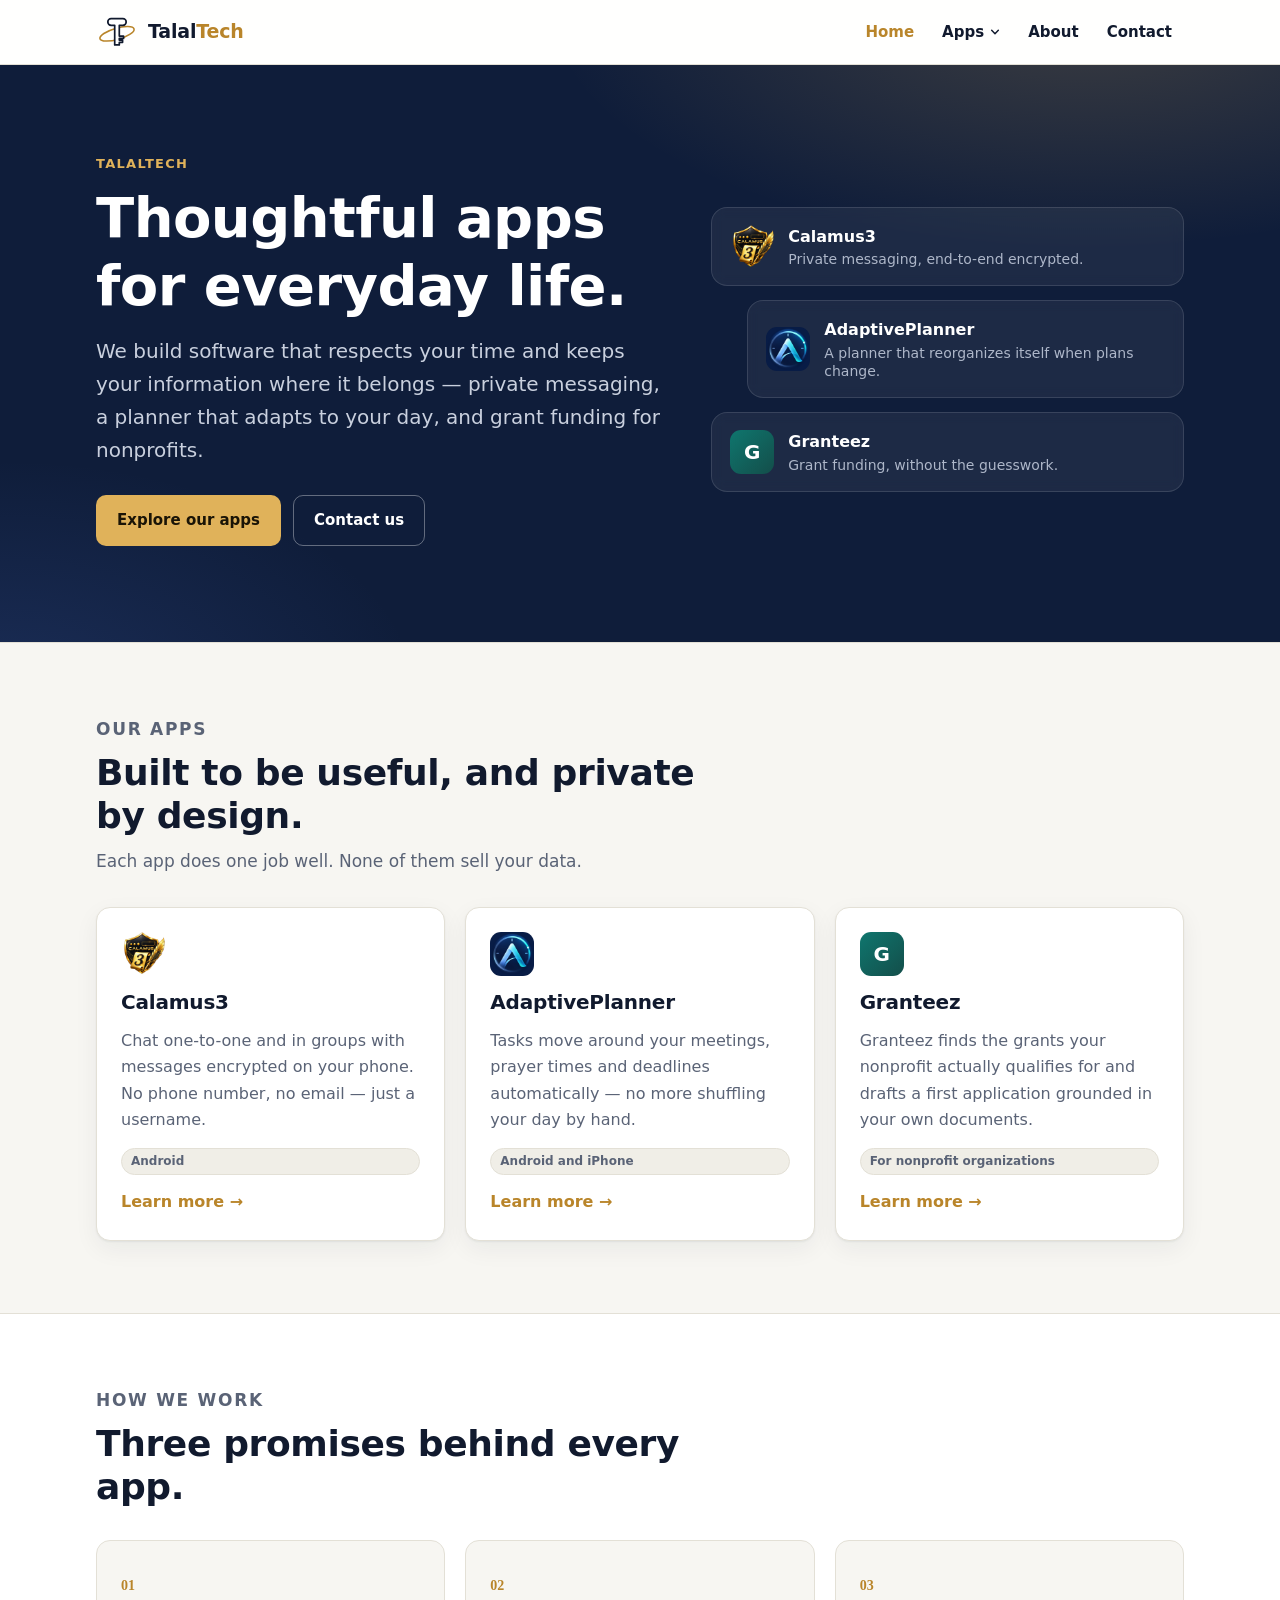
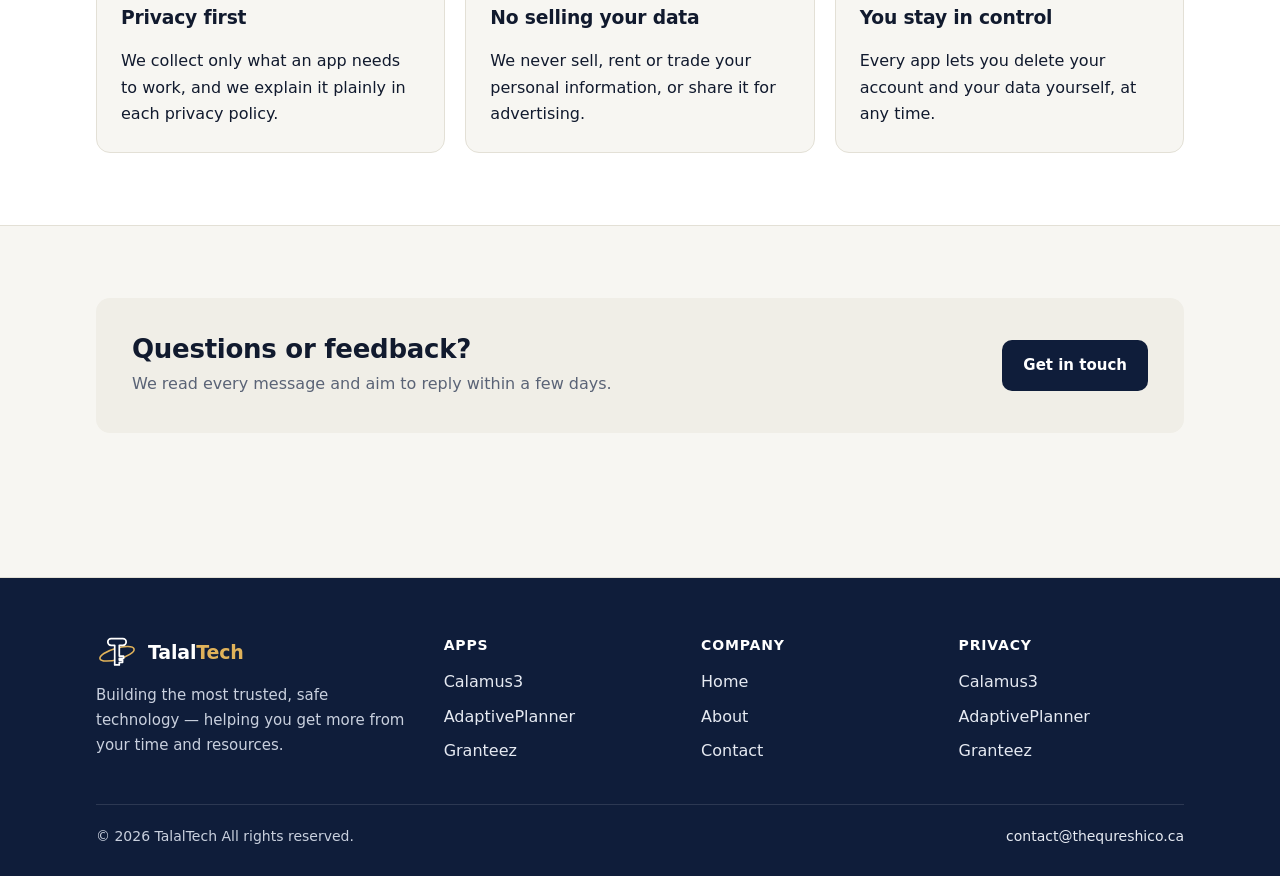
<file: index.html>
<!doctype html>
<html lang="en">
<head>
<meta charset="utf-8">
<meta name="viewport" content="width=device-width, initial-scale=1">
<title>TalalTech</title>
<meta name="description" content="TalalTech builds thoughtful apps — Calamus3, AdaptivePlanner and Granteez — that respect your time and your privacy.">
<link rel="canonical" href="https://talaltalaltech.thequreshico.ca/">
<meta property="og:title" content="TalalTech">
<meta property="og:description" content="TalalTech builds thoughtful apps — Calamus3, AdaptivePlanner and Granteez — that respect your time and your privacy.">
<meta property="og:url" content="https://talaltalaltech.thequreshico.ca/">
<meta name="theme-color" content="#0f1d3a">
<link rel="icon" href="/assets/img/favicon.svg" type="image/svg+xml">
<link rel="apple-touch-icon" href="/assets/img/apple-touch-icon.png">
<meta property="og:image" content="https://talaltalaltech.thequreshico.ca/assets/brand/icon-1024.png">
<link rel="stylesheet" href="/assets/site.css">
</head>
<body>
<a class="skip" href="#main">Skip to content</a>
<header class="site-header">
  <div class="wrap header-row">
    <a class="brand" href="/" aria-label="TalalTech — home">
      <svg class="brand-svg" viewBox="0 0 64 56" aria-hidden="true"><ellipse class="km-ring" cx="32" cy="30" rx="27" ry="8.5" fill="none" stroke-width="2.4" transform="rotate(-16 32 30)"/><path class="km-key" d="M28.5 17H23a5 5 0 0 1 0-10h18a5 5 0 0 1 0 10h-5.5v16.5H42V37h-6.5v2.5h5V43h-5v4h-7z" stroke-width="2.6" stroke-linejoin="round"/></svg>
      <span class="brand-name">Talal<span class="brand-accent">Tech</span></span>
    </a>
    <button class="menu-toggle" aria-expanded="false" aria-controls="site-nav" aria-label="Menu"><svg viewBox="0 0 24 24" aria-hidden="true"><path d="M4 7h16M4 12h16M4 17h16" stroke="currentColor" stroke-width="2" stroke-linecap="round"/></svg></button>
    <nav id="site-nav" class="nav" aria-label="Main">
      <a href="/" aria-current="page">Home</a>
      <div class="drop">
        <button class="drop-btn" aria-expanded="false" aria-controls="apps-menu">Apps <svg class="chev" viewBox="0 0 12 12" aria-hidden="true"><path d="M2 4l4 4 4-4" fill="none" stroke="currentColor" stroke-width="1.8" stroke-linecap="round" stroke-linejoin="round"/></svg></button>
        <ul id="apps-menu" class="drop-menu"><li><a href="/calamus3/"><img class="app-icon " src="/assets/img/calamus3.png" alt="" width="96" height="96"><div><strong>Calamus3</strong><span>Private messaging, end-to-end encrypted.</span></div></a></li><li><a href="/adaptiveplanner/"><img class="app-icon " src="/assets/img/adaptiveplanner.png" alt="" width="96" height="96"><div><strong>AdaptivePlanner</strong><span>A planner that reorganizes itself when plans change.</span></div></a></li><li><a href="/granteez/"><span class="app-icon mono " aria-hidden="true">G</span><div><strong>Granteez</strong><span>Grant funding, without the guesswork.</span></div></a></li></ul>
      </div>
      <a href="/about/">About</a>
      <a href="/contact/">Contact</a>
    </nav>
  </div>
</header>
<main id="main">
<section class="hero">
  <div class="wrap hero-grid">
    <div>
    <p class="eyebrow">TalalTech</p>
    <h1>Thoughtful apps for everyday life.</h1>
    <p class="lead">We build software that respects your time and keeps your information where it belongs — private messaging, a planner that adapts to your day, and grant funding for nonprofits.</p>
    <div class="btn-row">
      <a class="btn btn-primary" href="#apps">Explore our apps</a>
      <a class="btn btn-ghost" href="/contact/">Contact us</a>
    </div>
    </div>
    <div class="hero-art" aria-hidden="true"><div class="hero-chip"><img class="app-icon " src="/assets/img/calamus3.png" alt="" width="96" height="96"><div><strong>Calamus3</strong><span>Private messaging, end-to-end encrypted.</span></div></div><div class="hero-chip"><img class="app-icon " src="/assets/img/adaptiveplanner.png" alt="" width="96" height="96"><div><strong>AdaptivePlanner</strong><span>A planner that reorganizes itself when plans change.</span></div></div><div class="hero-chip"><span class="app-icon mono " aria-hidden="true">G</span><div><strong>Granteez</strong><span>Grant funding, without the guesswork.</span></div></div></div>
  </div>
</section>

<section class="section" id="apps">
  <div class="wrap">
    <div class="section-head">
      <p class="eyebrow">Our apps</p>
      <h2>Built to be useful, and private by design.</h2>
      <p>Each app does one job well. None of them sell your data.</p>
    </div>
    <div class="grid"><a class="card app-card" href="/calamus3/">
      <img class="app-icon " src="/assets/img/calamus3.png" alt="" width="96" height="96">
      <div><h3>Calamus3</h3></div>
      <p>Chat one-to-one and in groups with messages encrypted on your phone. No phone number, no email — just a username.</p>
      <span class="pill">Android</span>
      <span class="more">Learn more →</span>
    </a><a class="card app-card" href="/adaptiveplanner/">
      <img class="app-icon " src="/assets/img/adaptiveplanner.png" alt="" width="96" height="96">
      <div><h3>AdaptivePlanner</h3></div>
      <p>Tasks move around your meetings, prayer times and deadlines automatically — no more shuffling your day by hand.</p>
      <span class="pill">Android and iPhone</span>
      <span class="more">Learn more →</span>
    </a><a class="card app-card" href="/granteez/">
      <span class="app-icon mono " aria-hidden="true">G</span>
      <div><h3>Granteez</h3></div>
      <p>Granteez finds the grants your nonprofit actually qualifies for and drafts a first application grounded in your own documents.</p>
      <span class="pill">For nonprofit organizations</span>
      <span class="more">Learn more →</span>
    </a></div>
  </div>
</section>

<section class="section alt">
  <div class="wrap">
    <div class="section-head">
      <p class="eyebrow">How we work</p>
      <h2>Three promises behind every app.</h2>
    </div>
    <div class="grid">
      <div class="card"><p class="value-num">01</p><h3>Privacy first</h3><p>We collect only what an app needs to work, and we explain it plainly in each privacy policy.</p></div>
      <div class="card"><p class="value-num">02</p><h3>No selling your data</h3><p>We never sell, rent or trade your personal information, or share it for advertising.</p></div>
      <div class="card"><p class="value-num">03</p><h3>You stay in control</h3><p>Every app lets you delete your account and your data yourself, at any time.</p></div>
    </div>
  </div>
</section>

<section class="section">
  <div class="wrap">
    <div class="cta-band">
      <div><h2>Questions or feedback?</h2><p>We read every message and aim to reply within a few days.</p></div>
      <a class="btn btn-primary" href="/contact/">Get in touch</a>
    </div>
  </div>
</section>
</main>
<footer class="site-footer">
  <div class="wrap">
    <div class="foot-grid">
      <div class="foot-brand">
        <a class="brand" href="/"><svg class="brand-svg" viewBox="0 0 64 56" aria-hidden="true"><ellipse class="km-ring" cx="32" cy="30" rx="27" ry="8.5" fill="none" stroke-width="2.4" transform="rotate(-16 32 30)"/><path class="km-key" d="M28.5 17H23a5 5 0 0 1 0-10h18a5 5 0 0 1 0 10h-5.5v16.5H42V37h-6.5v2.5h5V43h-5v4h-7z" stroke-width="2.6" stroke-linejoin="round"/></svg><span class="brand-name">Talal<span class="brand-accent">Tech</span></span></a>
        <p>Building the most trusted, safe technology — helping you get more from your time and resources.</p>
      </div>
      <div><h4>Apps</h4><ul><li><a href="/calamus3/">Calamus3</a></li><li><a href="/adaptiveplanner/">AdaptivePlanner</a></li><li><a href="/granteez/">Granteez</a></li></ul></div>
      <div><h4>Company</h4><ul><li><a href="/">Home</a></li><li><a href="/about/">About</a></li><li><a href="/contact/">Contact</a></li></ul></div>
      <div><h4>Privacy</h4><ul><li><a href="/calamus3/privacy/">Calamus3</a></li><li><a href="/adaptiveplanner/privacy/">AdaptivePlanner</a></li><li><a href="/granteez/#privacy">Granteez</a></li></ul></div>
    </div>
    <div class="foot-bottom"><span>© 2026 TalalTech All rights reserved.</span><a href="mailto:contact@thequreshico.ca">contact@thequreshico.ca</a></div>
  </div>
</footer>
<script src="/assets/site.js"></script>
</body>
</html>
</file>
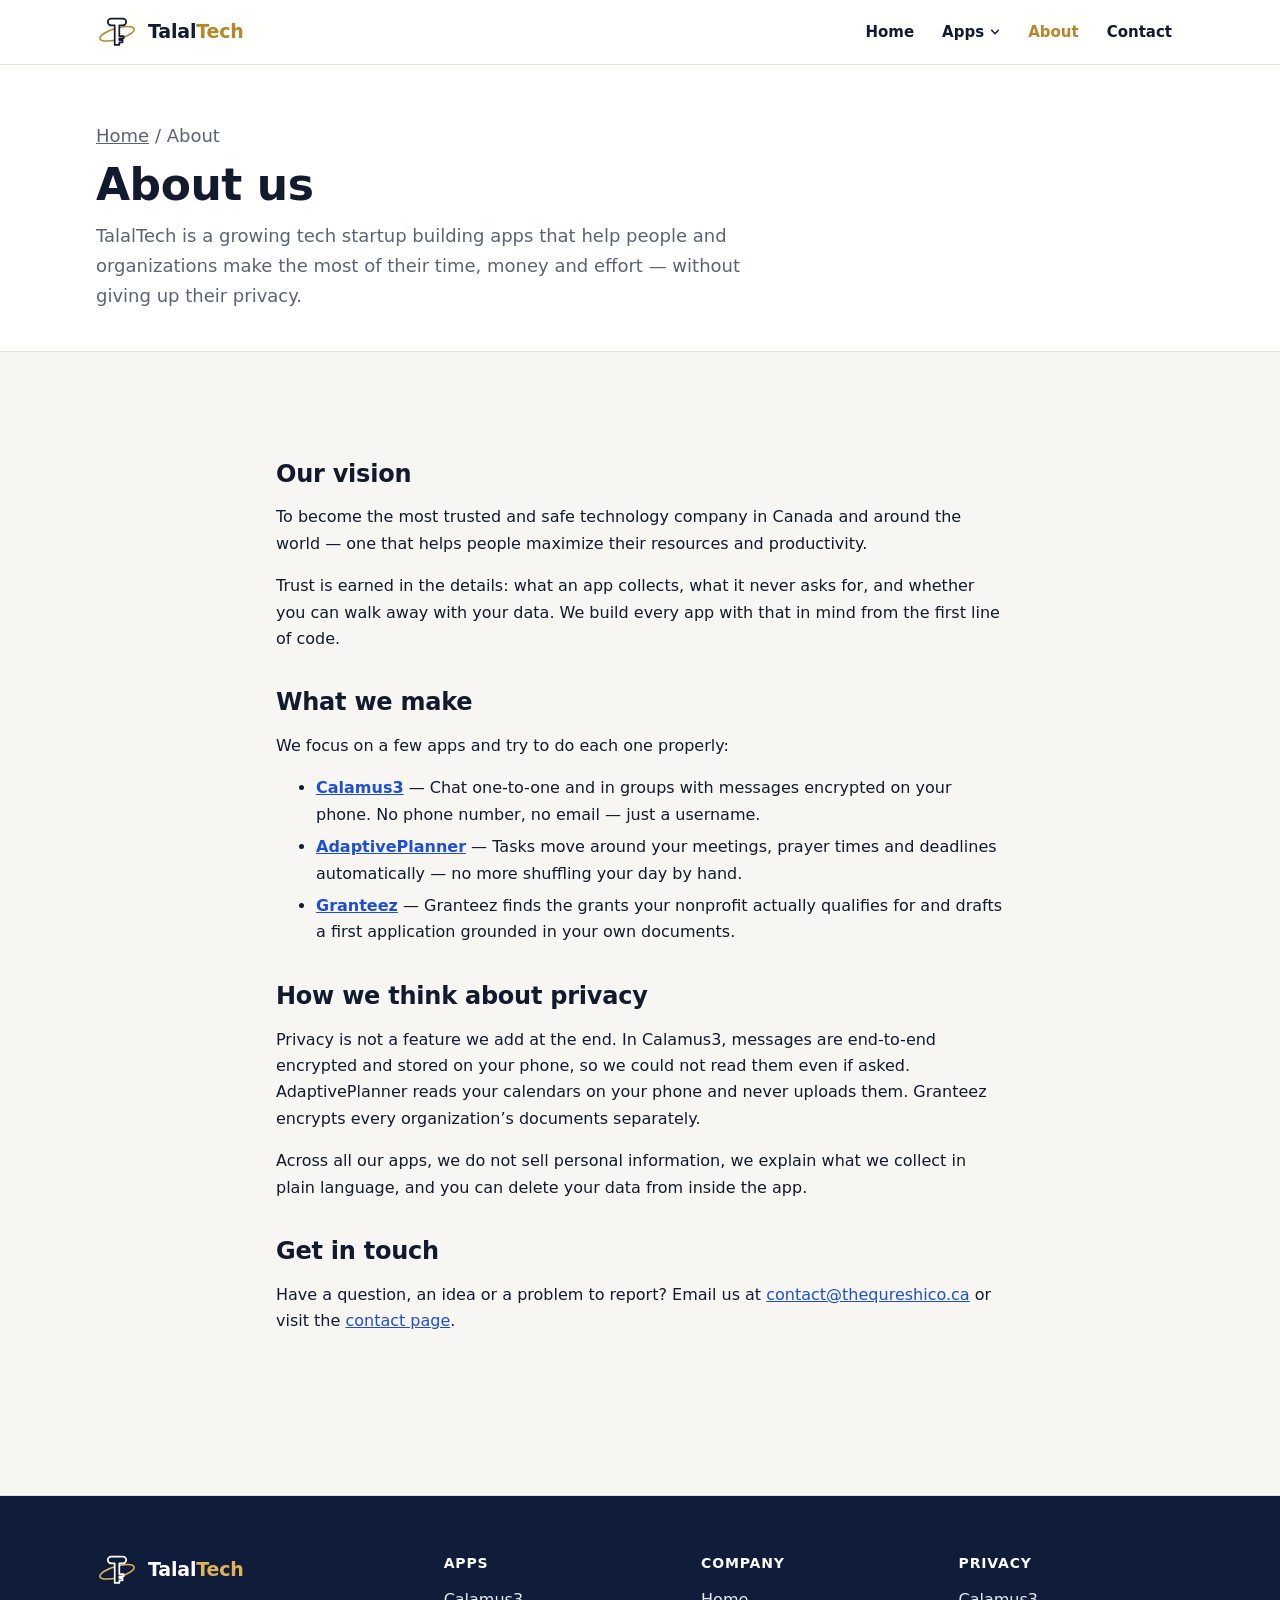
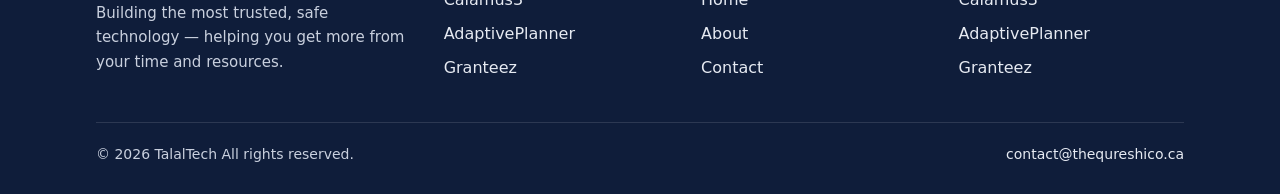
<file: about/index.html>
<!doctype html>
<html lang="en">
<head>
<meta charset="utf-8">
<meta name="viewport" content="width=device-width, initial-scale=1">
<title>About — TalalTech</title>
<meta name="description" content="About TalalTech and the apps we make.">
<link rel="canonical" href="https://talaltalaltech.thequreshico.ca/about/">
<meta property="og:title" content="About — TalalTech">
<meta property="og:description" content="About TalalTech and the apps we make.">
<meta property="og:url" content="https://talaltalaltech.thequreshico.ca/about/">
<meta name="theme-color" content="#0f1d3a">
<link rel="icon" href="/assets/img/favicon.svg" type="image/svg+xml">
<link rel="apple-touch-icon" href="/assets/img/apple-touch-icon.png">
<meta property="og:image" content="https://talaltalaltech.thequreshico.ca/assets/brand/icon-1024.png">
<link rel="stylesheet" href="/assets/site.css">
</head>
<body>
<a class="skip" href="#main">Skip to content</a>
<header class="site-header">
  <div class="wrap header-row">
    <a class="brand" href="/" aria-label="TalalTech — home">
      <svg class="brand-svg" viewBox="0 0 64 56" aria-hidden="true"><ellipse class="km-ring" cx="32" cy="30" rx="27" ry="8.5" fill="none" stroke-width="2.4" transform="rotate(-16 32 30)"/><path class="km-key" d="M28.5 17H23a5 5 0 0 1 0-10h18a5 5 0 0 1 0 10h-5.5v16.5H42V37h-6.5v2.5h5V43h-5v4h-7z" stroke-width="2.6" stroke-linejoin="round"/></svg>
      <span class="brand-name">Talal<span class="brand-accent">Tech</span></span>
    </a>
    <button class="menu-toggle" aria-expanded="false" aria-controls="site-nav" aria-label="Menu"><svg viewBox="0 0 24 24" aria-hidden="true"><path d="M4 7h16M4 12h16M4 17h16" stroke="currentColor" stroke-width="2" stroke-linecap="round"/></svg></button>
    <nav id="site-nav" class="nav" aria-label="Main">
      <a href="/">Home</a>
      <div class="drop">
        <button class="drop-btn" aria-expanded="false" aria-controls="apps-menu">Apps <svg class="chev" viewBox="0 0 12 12" aria-hidden="true"><path d="M2 4l4 4 4-4" fill="none" stroke="currentColor" stroke-width="1.8" stroke-linecap="round" stroke-linejoin="round"/></svg></button>
        <ul id="apps-menu" class="drop-menu"><li><a href="/calamus3/"><img class="app-icon " src="/assets/img/calamus3.png" alt="" width="96" height="96"><div><strong>Calamus3</strong><span>Private messaging, end-to-end encrypted.</span></div></a></li><li><a href="/adaptiveplanner/"><img class="app-icon " src="/assets/img/adaptiveplanner.png" alt="" width="96" height="96"><div><strong>AdaptivePlanner</strong><span>A planner that reorganizes itself when plans change.</span></div></a></li><li><a href="/granteez/"><span class="app-icon mono " aria-hidden="true">G</span><div><strong>Granteez</strong><span>Grant funding, without the guesswork.</span></div></a></li></ul>
      </div>
      <a href="/about/" aria-current="page">About</a>
      <a href="/contact/">Contact</a>
    </nav>
  </div>
</header>
<main id="main">
<section class="page-head">
  <div class="wrap">
    <p class="crumbs"><a href="/">Home</a> / About</p>
    <h1>About us</h1>
    <p>TalalTech is a growing tech startup building apps that help people and organizations make the most of their time, money and effort — without giving up their privacy.</p>
  </div>
</section>
<section class="section">
  <div class="wrap prose">
    <h2>Our vision</h2>
    <p>To become the most trusted and safe technology company in Canada and around the world — one that helps people maximize their resources and productivity.</p>
    <p>Trust is earned in the details: what an app collects, what it never asks for, and whether you can walk away with your data. We build every app with that in mind from the first line of code.</p>
    <h2>What we make</h2>
    <p>We focus on a few apps and try to do each one properly:</p>
    <ul>
      <li><a href="/calamus3/"><strong>Calamus3</strong></a> — Chat one-to-one and in groups with messages encrypted on your phone. No phone number, no email — just a username.</li>
      <li><a href="/adaptiveplanner/"><strong>AdaptivePlanner</strong></a> — Tasks move around your meetings, prayer times and deadlines automatically — no more shuffling your day by hand.</li>
      <li><a href="/granteez/"><strong>Granteez</strong></a> — Granteez finds the grants your nonprofit actually qualifies for and drafts a first application grounded in your own documents.</li>
    </ul>
    <h2>How we think about privacy</h2>
    <p>Privacy is not a feature we add at the end. In Calamus3, messages are end-to-end encrypted and stored on your phone, so we could not read them even if asked. AdaptivePlanner reads your calendars on your phone and never uploads them. Granteez encrypts every organization’s documents separately.</p>
    <p>Across all our apps, we do not sell personal information, we explain what we collect in plain language, and you can delete your data from inside the app.</p>
    <h2>Get in touch</h2>
    <p>Have a question, an idea or a problem to report? Email us at <a href="mailto:contact@thequreshico.ca">contact@thequreshico.ca</a> or visit the <a href="/contact/">contact page</a>.</p>
  </div>
</section>
</main>
<footer class="site-footer">
  <div class="wrap">
    <div class="foot-grid">
      <div class="foot-brand">
        <a class="brand" href="/"><svg class="brand-svg" viewBox="0 0 64 56" aria-hidden="true"><ellipse class="km-ring" cx="32" cy="30" rx="27" ry="8.5" fill="none" stroke-width="2.4" transform="rotate(-16 32 30)"/><path class="km-key" d="M28.5 17H23a5 5 0 0 1 0-10h18a5 5 0 0 1 0 10h-5.5v16.5H42V37h-6.5v2.5h5V43h-5v4h-7z" stroke-width="2.6" stroke-linejoin="round"/></svg><span class="brand-name">Talal<span class="brand-accent">Tech</span></span></a>
        <p>Building the most trusted, safe technology — helping you get more from your time and resources.</p>
      </div>
      <div><h4>Apps</h4><ul><li><a href="/calamus3/">Calamus3</a></li><li><a href="/adaptiveplanner/">AdaptivePlanner</a></li><li><a href="/granteez/">Granteez</a></li></ul></div>
      <div><h4>Company</h4><ul><li><a href="/">Home</a></li><li><a href="/about/">About</a></li><li><a href="/contact/">Contact</a></li></ul></div>
      <div><h4>Privacy</h4><ul><li><a href="/calamus3/privacy/">Calamus3</a></li><li><a href="/adaptiveplanner/privacy/">AdaptivePlanner</a></li><li><a href="/granteez/#privacy">Granteez</a></li></ul></div>
    </div>
    <div class="foot-bottom"><span>© 2026 TalalTech All rights reserved.</span><a href="mailto:contact@thequreshico.ca">contact@thequreshico.ca</a></div>
  </div>
</footer>
<script src="/assets/site.js"></script>
</body>
</html>
</file>
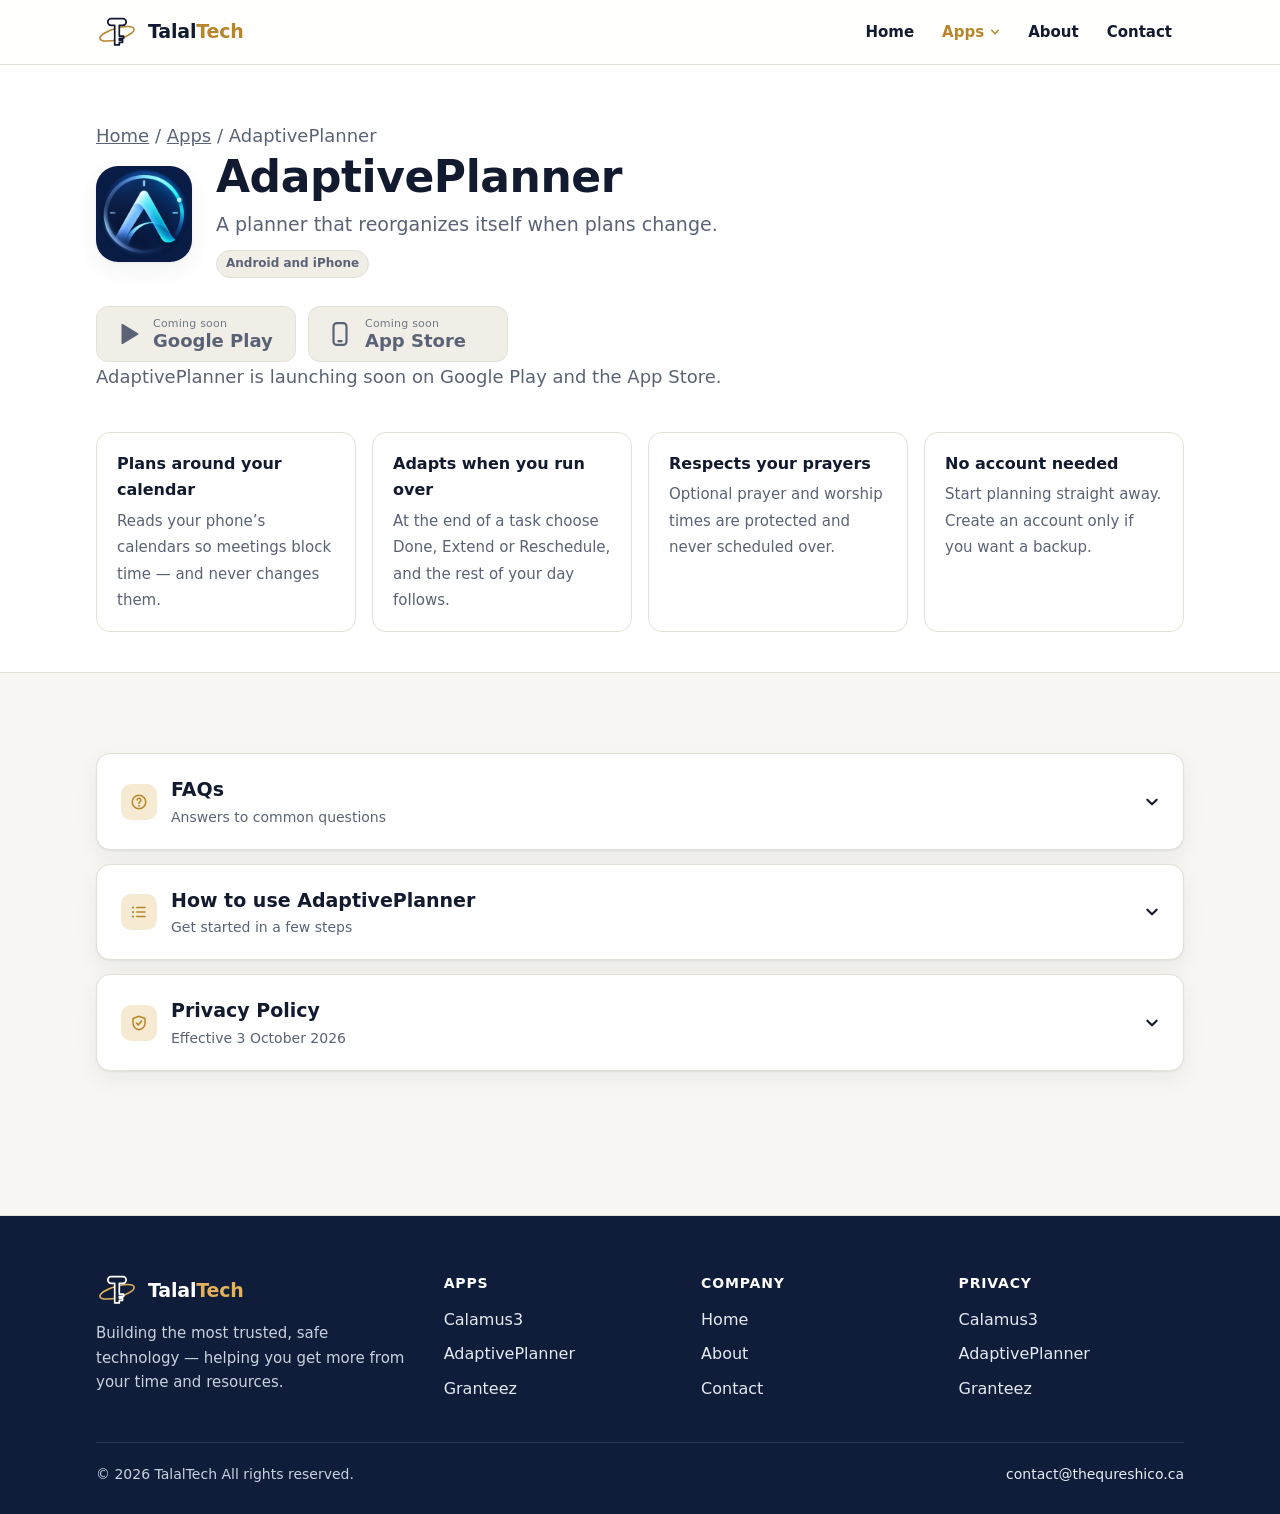
<file: adaptiveplanner/index.html>
<!doctype html>
<html lang="en">
<head>
<meta charset="utf-8">
<meta name="viewport" content="width=device-width, initial-scale=1">
<title>AdaptivePlanner — TalalTech</title>
<meta name="description" content="AdaptivePlanner: A planner that reorganizes itself when plans change. Tasks move around your meetings, prayer times and deadlines automatically — no more shuffling your day by hand.">
<link rel="canonical" href="https://talaltalaltech.thequreshico.ca/adaptiveplanner/">
<meta property="og:title" content="AdaptivePlanner — TalalTech">
<meta property="og:description" content="AdaptivePlanner: A planner that reorganizes itself when plans change. Tasks move around your meetings, prayer times and deadlines automatically — no more shuffling your day by hand.">
<meta property="og:url" content="https://talaltalaltech.thequreshico.ca/adaptiveplanner/">
<meta name="theme-color" content="#0f1d3a">
<link rel="icon" href="/assets/img/favicon.svg" type="image/svg+xml">
<link rel="apple-touch-icon" href="/assets/img/apple-touch-icon.png">
<meta property="og:image" content="https://talaltalaltech.thequreshico.ca/assets/brand/icon-1024.png">
<link rel="stylesheet" href="/assets/site.css">
</head>
<body>
<a class="skip" href="#main">Skip to content</a>
<header class="site-header">
  <div class="wrap header-row">
    <a class="brand" href="/" aria-label="TalalTech — home">
      <svg class="brand-svg" viewBox="0 0 64 56" aria-hidden="true"><ellipse class="km-ring" cx="32" cy="30" rx="27" ry="8.5" fill="none" stroke-width="2.4" transform="rotate(-16 32 30)"/><path class="km-key" d="M28.5 17H23a5 5 0 0 1 0-10h18a5 5 0 0 1 0 10h-5.5v16.5H42V37h-6.5v2.5h5V43h-5v4h-7z" stroke-width="2.6" stroke-linejoin="round"/></svg>
      <span class="brand-name">Talal<span class="brand-accent">Tech</span></span>
    </a>
    <button class="menu-toggle" aria-expanded="false" aria-controls="site-nav" aria-label="Menu"><svg viewBox="0 0 24 24" aria-hidden="true"><path d="M4 7h16M4 12h16M4 17h16" stroke="currentColor" stroke-width="2" stroke-linecap="round"/></svg></button>
    <nav id="site-nav" class="nav" aria-label="Main">
      <a href="/">Home</a>
      <div class="drop">
        <button class="drop-btn is-current" aria-expanded="false" aria-controls="apps-menu">Apps <svg class="chev" viewBox="0 0 12 12" aria-hidden="true"><path d="M2 4l4 4 4-4" fill="none" stroke="currentColor" stroke-width="1.8" stroke-linecap="round" stroke-linejoin="round"/></svg></button>
        <ul id="apps-menu" class="drop-menu"><li><a href="/calamus3/"><img class="app-icon " src="/assets/img/calamus3.png" alt="" width="96" height="96"><div><strong>Calamus3</strong><span>Private messaging, end-to-end encrypted.</span></div></a></li><li><a href="/adaptiveplanner/"><img class="app-icon " src="/assets/img/adaptiveplanner.png" alt="" width="96" height="96"><div><strong>AdaptivePlanner</strong><span>A planner that reorganizes itself when plans change.</span></div></a></li><li><a href="/granteez/"><span class="app-icon mono " aria-hidden="true">G</span><div><strong>Granteez</strong><span>Grant funding, without the guesswork.</span></div></a></li></ul>
      </div>
      <a href="/about/">About</a>
      <a href="/contact/">Contact</a>
    </nav>
  </div>
</header>
<main id="main">
<section class="page-head">
  <div class="wrap">
    <p class="crumbs"><a href="/">Home</a> / <a href="/#apps">Apps</a> / AdaptivePlanner</p>
    <div class="app-hero">
      <img class="app-icon lg" src="/assets/img/adaptiveplanner.png" alt="" width="96" height="96">
      <div>
        <h1>AdaptivePlanner</h1>
        <p class="tagline">A planner that reorganizes itself when plans change.</p>
        <span class="pill">Android and iPhone</span>
      </div>
    </div>
    <div class="stores"><span class="store-btn is-soon" aria-disabled="true"><svg viewBox="0 0 24 24" aria-hidden="true"><path d="M6 3.5v17a.8.8 0 0 0 1.2.7l14-8.5a.8.8 0 0 0 0-1.4l-14-8.5A.8.8 0 0 0 6 3.5z" fill="currentColor"/></svg><span><small>Coming soon</small><strong>Google Play</strong></span></span><span class="store-btn is-soon" aria-disabled="true"><svg viewBox="0 0 24 24" aria-hidden="true"><rect x="6" y="2" width="12" height="20" rx="3" fill="none" stroke="currentColor" stroke-width="2"/><path d="M10.5 18.5h3" stroke="currentColor" stroke-width="2" stroke-linecap="round"/></svg><span><small>Coming soon</small><strong>App Store</strong></span></span></div>
    <p class="store-note">AdaptivePlanner is launching soon on Google Play and the App Store.</p>
    <ul class="features"><li><strong>Plans around your calendar</strong><span>Reads your phone’s calendars so meetings block time — and never changes them.</span></li><li><strong>Adapts when you run over</strong><span>At the end of a task choose Done, Extend or Reschedule, and the rest of your day follows.</span></li><li><strong>Respects your prayers</strong><span>Optional prayer and worship times are protected and never scheduled over.</span></li><li><strong>No account needed</strong><span>Start planning straight away. Create an account only if you want a backup.</span></li></ul>
  </div>
</section>
<section class="section">
  <div class="wrap">
    <div class="accordion">
      <details class="panel" id="faq">
        <summary><span class="ico"><svg viewBox="0 0 24 24" aria-hidden="true"><circle cx="12" cy="12" r="9" fill="none" stroke="currentColor" stroke-width="2"/><path d="M9.5 9.5a2.5 2.5 0 1 1 3.5 2.3c-.6.3-1 .8-1 1.5V14" fill="none" stroke="currentColor" stroke-width="2" stroke-linecap="round"/><circle cx="12" cy="17.2" r="1.2" fill="currentColor"/></svg></span><span>FAQs<span class="sub">Answers to common questions</span></span><svg class="chev" viewBox="0 0 12 12" aria-hidden="true"><path d="M2 4l4 4 4-4" fill="none" stroke="currentColor" stroke-width="1.8" stroke-linecap="round" stroke-linejoin="round"/></svg></summary>
        <div class="panel-body"><details class="faq"><summary>Do I need to create an account?</summary><div><p>No. The app works as soon as you open it. Creating an account is optional and only needed to back up your plans or use them on another phone.</p></div></details>
<details class="faq"><summary>Will AdaptivePlanner change my calendar?</summary><div><p>No. It only reads your calendars so your meetings block time in your plan. Calendar events are read on your phone and are never uploaded.</p></div></details>
<details class="faq"><summary>What happens when a task runs over?</summary><div><p>When a task’s time is up, the app asks whether you are done. Choose Done, Extend (by 15, 30, 45 or 60 minutes, or any amount) or Reschedule, and everything after it moves to fit.</p></div></details>
<details class="faq"><summary>Does it use AI?</summary><div><p>No. The planner follows clear rules that run on your phone: tasks go into your free time, around meetings and prayers, before their deadlines and after the tasks they depend on.</p></div></details>
<details class="faq"><summary>How do prayer times work?</summary><div><p>If you choose to, set your religion and calculation method in Settings. Prayer or worship times are calculated for your location and kept free. Tap a prayer on the Home screen to move it later within its allowed time on a particular day.</p></div></details>
<details class="faq"><summary>Is there a home-screen widget?</summary><div><p>Yes, on Android. It shows your current task and its progress, your next free time and the next two things on your plan, with Done, Extend and Reschedule buttons. Resize it to give the next two a row each.</p></div></details>
<details class="faq"><summary>How do I delete my data?</summary><div><p>Go to Settings → Profile → Delete account (or Erase all my data if you never created an account). Everything is deleted straight away.</p></div></details></div>
      </details>
      <details class="panel" id="how-to">
        <summary><span class="ico"><svg viewBox="0 0 24 24" aria-hidden="true"><path d="M9 6h11M9 12h11M9 18h11" stroke="currentColor" stroke-width="2" stroke-linecap="round"/><path d="M4 6h.01M4 12h.01M4 18h.01" stroke="currentColor" stroke-width="3" stroke-linecap="round"/></svg></span><span>How to use AdaptivePlanner<span class="sub">Get started in a few steps</span></span><svg class="chev" viewBox="0 0 12 12" aria-hidden="true"><path d="M2 4l4 4 4-4" fill="none" stroke="currentColor" stroke-width="1.8" stroke-linecap="round" stroke-linejoin="round"/></svg></summary>
        <div class="panel-body"><ol class="steps"><li><strong>Open the app</strong><span>There is no sign-up screen — you can start planning immediately.</span></li>
<li><strong>Set your working hours</strong><span>In Settings → Working hours, choose when your day starts and ends. Tasks are only placed inside these hours.</span></li>
<li><strong>Connect your calendars</strong><span>In Settings → Calendars, choose which of your phone’s calendars should block time.</span></li>
<li><strong>Add tasks</strong><span>Tap + and give each task a name, how long it takes, its energy level and, if it has one, a due date.</span></li>
<li><strong>Answer the reminder</strong><span>When a task ends, tap Done, Extend or Reschedule. Your day re-plans itself around the answer.</span></li>
<li><strong>Optional: prayer times</strong><span>In Settings, set your religious observance so prayer or worship times are protected in your plan.</span></li></ol></div>
      </details>
      <details class="panel" id="privacy">
        <summary><span class="ico"><svg viewBox="0 0 24 24" aria-hidden="true"><path d="M12 3l8 3v6c0 4.5-3.4 8.3-8 9-4.6-.7-8-4.5-8-9V6l8-3z" fill="none" stroke="currentColor" stroke-width="2" stroke-linejoin="round"/><path d="M8.5 12l2.5 2.5 4.5-5" fill="none" stroke="currentColor" stroke-width="2" stroke-linecap="round" stroke-linejoin="round"/></svg></span><span>Privacy Policy<span class="sub">Effective 3 October 2026</span></span><svg class="chev" viewBox="0 0 12 12" aria-hidden="true"><path d="M2 4l4 4 4-4" fill="none" stroke="currentColor" stroke-width="1.8" stroke-linecap="round" stroke-linejoin="round"/></svg></summary>
        <div class="panel-body"><div class="policy">  <p class="policy-date">Effective 3 October 2026</p>
  <section>
    <h3>Who we are</h3>
    <p>AdaptivePlanner is made by TalalTech (talaltech.thequreshico.ca). This policy explains what information the app collects, why, where it is kept, and the choices you have. If you have any questions, email us at contact@thequreshico.ca.</p>
  </section>
  <section>
    <h3>The short version</h3>
    <ul>
      <li>You can use the app without an account. Creating one is optional and only needed to back up your data or use it on another phone.</li>
      <li>We collect only what the app needs to plan your day. We do not sell your data, show ads, or use analytics or tracking tools.</li>
      <li>Events from your phone's calendars are read on your phone and never uploaded to us.</li>
      <li>You can delete your account and all of your data from inside the app at any time.</li>
    </ul>
  </section>
  <section>
    <h3>Information we collect</h3>
    <p>Depending on how you use the app, we store the following:</p>
    <ul>
      <li>Account: a randomly generated guest ID when you first open the app. If you create an account, your email address and password (the password is stored only in encrypted, hashed form by our authentication provider).</li>
      <li>Your planner: the tasks you create (title, duration, energy level, times, due dates, which tasks depend on others, whether they are flexible, how they repeat, when they were paused or ran over, and whether they are done or missed) and any events you add in the app.</li>
      <li>Your settings: working hours, time format, first day of the week, appearance (light or dark), and similar preferences.</li>
      <li>Religious observance settings, if you choose to set them: your religion and denomination or school of thought, prayer calculation method, the location used to calculate prayer times, how dates are displayed, and any prayer you move to a later time on a particular day. This can reveal your religious beliefs, so it is used only to show and protect your prayer or worship times and is never shared.</li>
    </ul>
  </section>
  <section>
    <h3>Location</h3>
    <p>The app asks for your location only when you tap "Use my location" in Settings, to calculate prayer times. We store the resulting latitude and longitude in your settings; we do not track your location in the background or keep a location history. You can type coordinates instead, or change them at any time.</p>
  </section>
  <section>
    <h3>Your phone's calendars</h3>
    <p>If you connect your calendars in Settings, the app reads events from the calendars on your phone (for example Google, Outlook or Samsung calendars) so your meetings can block time in your schedule. This is read-only: the app never changes your calendars. (Android grants calendar access as a single permission that would also allow changes; the app only ever reads.) Calendar events are read on your phone each time they're needed and are not uploaded to our servers. You can switch individual calendars off, or disconnect, at any time.</p>
  </section>
  <section>
    <h3>Notifications</h3>
    <p>Task reminders (the timer when a task ends and the chime when one starts), and the "Have you prayed?" check-ins after a prayer's time on your schedule and shortly before its time ends, are scheduled on your phone itself. We do not use a push notification service and do not collect a device token. If you turn on "Say it out loud", the task's name is spoken by your phone's own text-to-speech; nothing is sent anywhere. The "Alarms &amp; reminders" permission, if you allow it, only lets these reminders ring on the exact minute.</p>
  </section>
  <section>
    <h3>Prayers you tick off</h3>
    <p>When you tick a prayer off as prayed, that record is kept only on your phone, for 30 days, so the app knows not to ask about it again. It is never uploaded to our servers or included in your account backup. It is deleted when you sign out or uninstall the app.</p>
  </section>
  <section>
    <h3>Home-screen widget</h3>
    <p>If you add the AdaptivePlanner widget to your home screen, it shows your current task, your next free time and the next two things on your plan — including task titles — to anyone who can see your home screen. To draw it, the app keeps a copy of the next day or two of your schedule on your phone. That copy never leaves your phone and is cleared when you sign out. Remove the widget at any time to stop showing it.</p>
  </section>
  <section>
    <h3>How we use your information</h3>
    <ul>
      <li>To run the planner: showing your schedule, moving tasks around your commitments and prayer times, and reminding you when a task's time is up.</li>
      <li>To keep your data in your account, so you can restore it after reinstalling or use it on another phone.</li>
      <li>To send account emails you ask for, such as confirming your email address or resetting your password.</li>
      <li>To respond when you contact us or report a problem.</li>
    </ul>
  </section>
  <section>
    <h3>Who processes your data</h3>
    <p>We use a small number of service providers, only for the purposes above:</p>
    <ul>
      <li>Supabase: stores your account and planner data and handles sign-in. Data is encrypted in transit, and database rules ensure each account can access only its own data.</li>
      <li>IONOS: delivers account emails (such as password reset codes) from our email address.</li>
      <li>Google Play: distributes the app. Google's own privacy policy applies to your use of Google Play.</li>
    </ul>
  </section>
  <section>
    <h3>Reporting a problem and contacting us</h3>
    <p>When you report a problem, the app opens your own email app with a message addressed to us; nothing is sent until you press Send. If you leave "Include app and device details" on, the message includes the app version and your phone's operating system and version, to help us fix the problem. We use what you send only to reply to you and to improve the app.</p>
  </section>
  <section>
    <h3>Sharing</h3>
    <p>We do not sell, rent or trade your personal information, and we do not share it with anyone for advertising. We would only disclose it if required by law.</p>
  </section>
  <section>
    <h3>How long we keep it</h3>
    <p>We keep your data for as long as your account (or guest profile) exists. When you delete your account or erase your data in the app, your tasks, events, settings and prayer information are permanently deleted from our database straight away.</p>
  </section>
  <section>
    <h3>Your choices and rights</h3>
    <ul>
      <li>Delete everything: Settings → Profile → Delete account (or Erase all my data for a guest profile).</li>
      <li>Correct or change your information at any time in the app.</li>
      <li>Request a copy of your data, or ask us anything about your privacy, by emailing contact@thequreshico.ca. We aim to reply within 30 days.</li>
      <li>Turn off location, calendar, notification or alarm access at any time in your phone's settings; the app keeps working without them.</li>
    </ul>
  </section>
  <section>
    <h3>Security</h3>
    <p>Data is sent over encrypted connections, access to it is restricted to your own account by database security rules, and passwords are never stored in readable form. No system is perfectly secure, but we take reasonable steps to protect your information.</p>
  </section>
  <section>
    <h3>Children</h3>
    <p>AdaptivePlanner is not directed at children under 13, and we do not knowingly collect personal information from them. If you believe a child has given us personal information, contact us and we will delete it.</p>
  </section>
  <section>
    <h3>Changes to this policy</h3>
    <p>If we change this policy, we will update it here and in the app and change the date below. Significant changes will be highlighted in the app.</p>
  </section>
  <p>Questions? Email <a href="mailto:contact@thequreshico.ca">contact@thequreshico.ca</a> or visit <a href="https://talaltech.thequreshico.ca">talaltech.thequreshico.ca</a>.</p>
</div><a class="policy-link" href="/adaptiveplanner/privacy/">Open the privacy policy on its own page →</a><br><a class="policy-link" href="/adaptiveplanner/delete-account/">How to delete your account →</a></div>
      </details>
    </div>
  </div>
</section>
</main>
<footer class="site-footer">
  <div class="wrap">
    <div class="foot-grid">
      <div class="foot-brand">
        <a class="brand" href="/"><svg class="brand-svg" viewBox="0 0 64 56" aria-hidden="true"><ellipse class="km-ring" cx="32" cy="30" rx="27" ry="8.5" fill="none" stroke-width="2.4" transform="rotate(-16 32 30)"/><path class="km-key" d="M28.5 17H23a5 5 0 0 1 0-10h18a5 5 0 0 1 0 10h-5.5v16.5H42V37h-6.5v2.5h5V43h-5v4h-7z" stroke-width="2.6" stroke-linejoin="round"/></svg><span class="brand-name">Talal<span class="brand-accent">Tech</span></span></a>
        <p>Building the most trusted, safe technology — helping you get more from your time and resources.</p>
      </div>
      <div><h4>Apps</h4><ul><li><a href="/calamus3/">Calamus3</a></li><li><a href="/adaptiveplanner/">AdaptivePlanner</a></li><li><a href="/granteez/">Granteez</a></li></ul></div>
      <div><h4>Company</h4><ul><li><a href="/">Home</a></li><li><a href="/about/">About</a></li><li><a href="/contact/">Contact</a></li></ul></div>
      <div><h4>Privacy</h4><ul><li><a href="/calamus3/privacy/">Calamus3</a></li><li><a href="/adaptiveplanner/privacy/">AdaptivePlanner</a></li><li><a href="/granteez/#privacy">Granteez</a></li></ul></div>
    </div>
    <div class="foot-bottom"><span>© 2026 TalalTech All rights reserved.</span><a href="mailto:contact@thequreshico.ca">contact@thequreshico.ca</a></div>
  </div>
</footer>
<script src="/assets/site.js"></script>
</body>
</html>
</file>
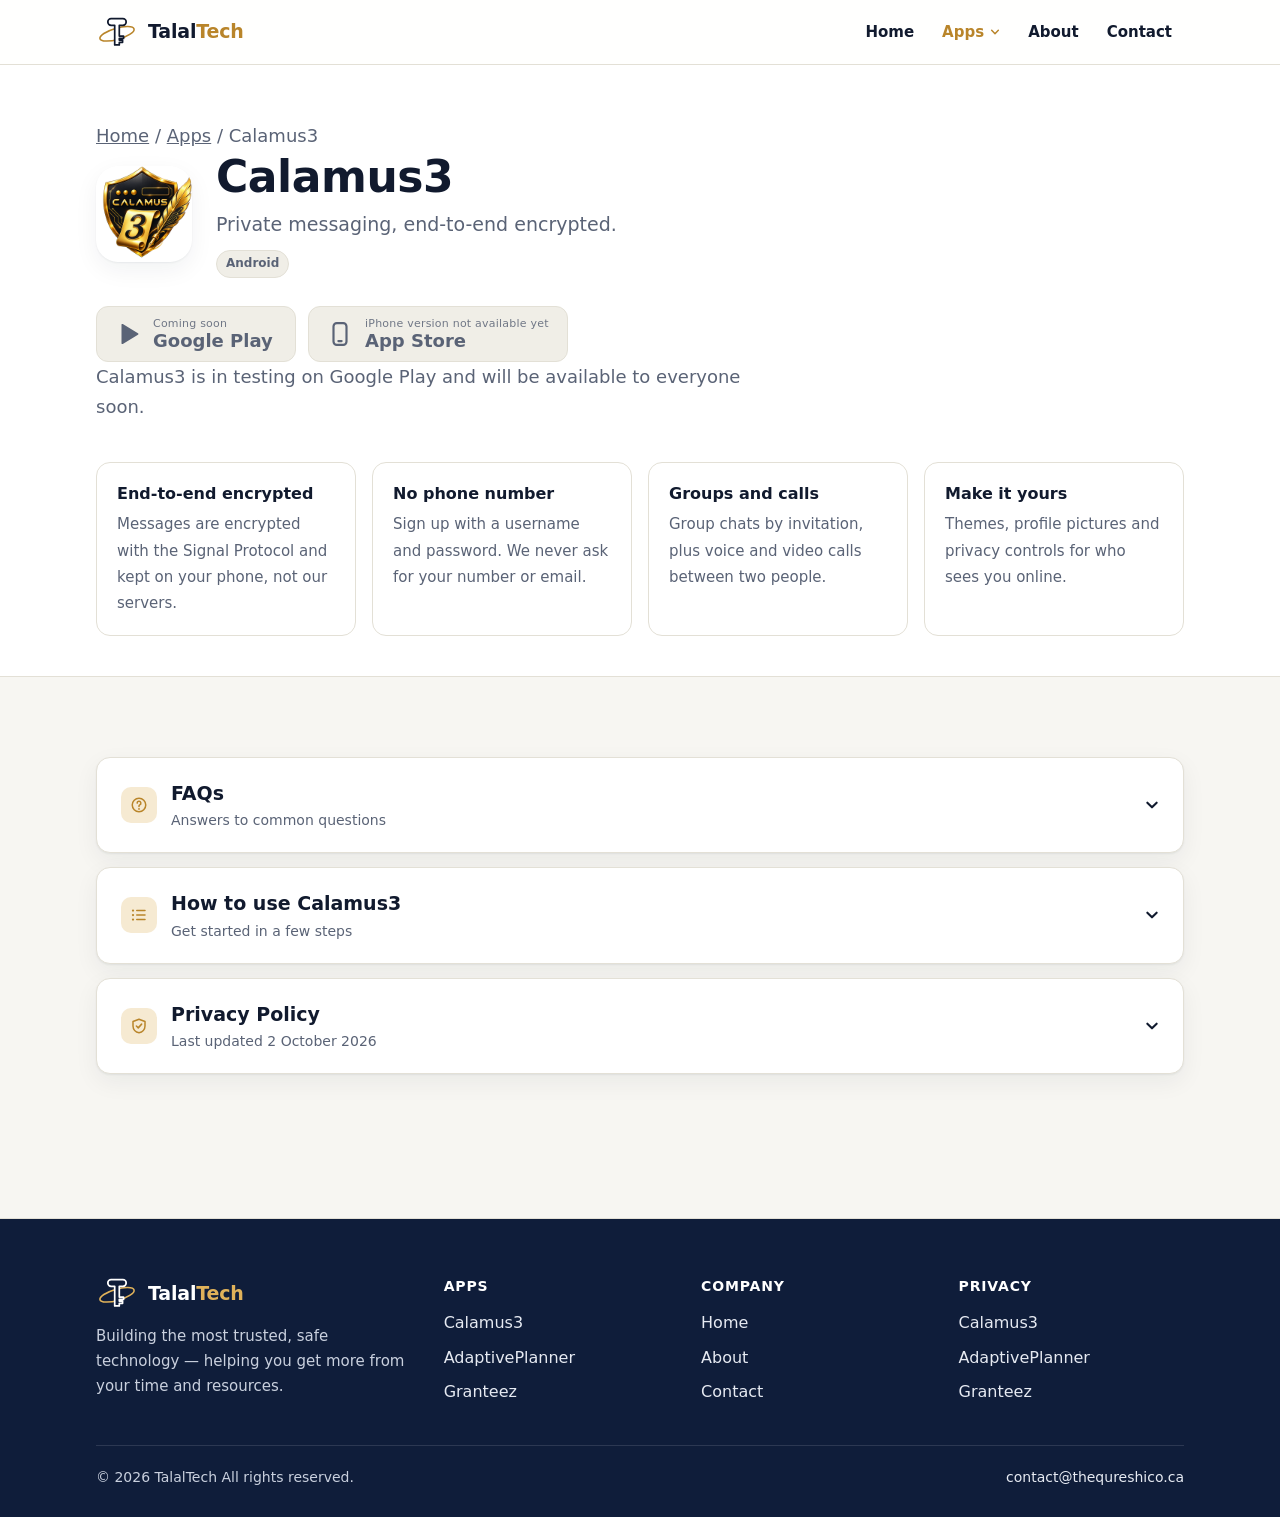
<file: calamus3/index.html>
<!doctype html>
<html lang="en">
<head>
<meta charset="utf-8">
<meta name="viewport" content="width=device-width, initial-scale=1">
<title>Calamus3 — TalalTech</title>
<meta name="description" content="Calamus3: Private messaging, end-to-end encrypted. Chat one-to-one and in groups with messages encrypted on your phone. No phone number, no email — just a username.">
<link rel="canonical" href="https://talaltalaltech.thequreshico.ca/calamus3/">
<meta property="og:title" content="Calamus3 — TalalTech">
<meta property="og:description" content="Calamus3: Private messaging, end-to-end encrypted. Chat one-to-one and in groups with messages encrypted on your phone. No phone number, no email — just a username.">
<meta property="og:url" content="https://talaltalaltech.thequreshico.ca/calamus3/">
<meta name="theme-color" content="#0f1d3a">
<link rel="icon" href="/assets/img/favicon.svg" type="image/svg+xml">
<link rel="apple-touch-icon" href="/assets/img/apple-touch-icon.png">
<meta property="og:image" content="https://talaltalaltech.thequreshico.ca/assets/brand/icon-1024.png">
<link rel="stylesheet" href="/assets/site.css">
</head>
<body>
<a class="skip" href="#main">Skip to content</a>
<header class="site-header">
  <div class="wrap header-row">
    <a class="brand" href="/" aria-label="TalalTech — home">
      <svg class="brand-svg" viewBox="0 0 64 56" aria-hidden="true"><ellipse class="km-ring" cx="32" cy="30" rx="27" ry="8.5" fill="none" stroke-width="2.4" transform="rotate(-16 32 30)"/><path class="km-key" d="M28.5 17H23a5 5 0 0 1 0-10h18a5 5 0 0 1 0 10h-5.5v16.5H42V37h-6.5v2.5h5V43h-5v4h-7z" stroke-width="2.6" stroke-linejoin="round"/></svg>
      <span class="brand-name">Talal<span class="brand-accent">Tech</span></span>
    </a>
    <button class="menu-toggle" aria-expanded="false" aria-controls="site-nav" aria-label="Menu"><svg viewBox="0 0 24 24" aria-hidden="true"><path d="M4 7h16M4 12h16M4 17h16" stroke="currentColor" stroke-width="2" stroke-linecap="round"/></svg></button>
    <nav id="site-nav" class="nav" aria-label="Main">
      <a href="/">Home</a>
      <div class="drop">
        <button class="drop-btn is-current" aria-expanded="false" aria-controls="apps-menu">Apps <svg class="chev" viewBox="0 0 12 12" aria-hidden="true"><path d="M2 4l4 4 4-4" fill="none" stroke="currentColor" stroke-width="1.8" stroke-linecap="round" stroke-linejoin="round"/></svg></button>
        <ul id="apps-menu" class="drop-menu"><li><a href="/calamus3/"><img class="app-icon " src="/assets/img/calamus3.png" alt="" width="96" height="96"><div><strong>Calamus3</strong><span>Private messaging, end-to-end encrypted.</span></div></a></li><li><a href="/adaptiveplanner/"><img class="app-icon " src="/assets/img/adaptiveplanner.png" alt="" width="96" height="96"><div><strong>AdaptivePlanner</strong><span>A planner that reorganizes itself when plans change.</span></div></a></li><li><a href="/granteez/"><span class="app-icon mono " aria-hidden="true">G</span><div><strong>Granteez</strong><span>Grant funding, without the guesswork.</span></div></a></li></ul>
      </div>
      <a href="/about/">About</a>
      <a href="/contact/">Contact</a>
    </nav>
  </div>
</header>
<main id="main">
<section class="page-head">
  <div class="wrap">
    <p class="crumbs"><a href="/">Home</a> / <a href="/#apps">Apps</a> / Calamus3</p>
    <div class="app-hero">
      <img class="app-icon lg" src="/assets/img/calamus3.png" alt="" width="96" height="96">
      <div>
        <h1>Calamus3</h1>
        <p class="tagline">Private messaging, end-to-end encrypted.</p>
        <span class="pill">Android</span>
      </div>
    </div>
    <div class="stores"><span class="store-btn is-soon" aria-disabled="true"><svg viewBox="0 0 24 24" aria-hidden="true"><path d="M6 3.5v17a.8.8 0 0 0 1.2.7l14-8.5a.8.8 0 0 0 0-1.4l-14-8.5A.8.8 0 0 0 6 3.5z" fill="currentColor"/></svg><span><small>Coming soon</small><strong>Google Play</strong></span></span><span class="store-btn is-soon" aria-disabled="true"><svg viewBox="0 0 24 24" aria-hidden="true"><rect x="6" y="2" width="12" height="20" rx="3" fill="none" stroke="currentColor" stroke-width="2"/><path d="M10.5 18.5h3" stroke="currentColor" stroke-width="2" stroke-linecap="round"/></svg><span><small>iPhone version not available yet</small><strong>App Store</strong></span></span></div>
    <p class="store-note">Calamus3 is in testing on Google Play and will be available to everyone soon.</p>
    <ul class="features"><li><strong>End-to-end encrypted</strong><span>Messages are encrypted with the Signal Protocol and kept on your phone, not our servers.</span></li><li><strong>No phone number</strong><span>Sign up with a username and password. We never ask for your number or email.</span></li><li><strong>Groups and calls</strong><span>Group chats by invitation, plus voice and video calls between two people.</span></li><li><strong>Make it yours</strong><span>Themes, profile pictures and privacy controls for who sees you online.</span></li></ul>
  </div>
</section>
<section class="section">
  <div class="wrap">
    <div class="accordion">
      <details class="panel" id="faq">
        <summary><span class="ico"><svg viewBox="0 0 24 24" aria-hidden="true"><circle cx="12" cy="12" r="9" fill="none" stroke="currentColor" stroke-width="2"/><path d="M9.5 9.5a2.5 2.5 0 1 1 3.5 2.3c-.6.3-1 .8-1 1.5V14" fill="none" stroke="currentColor" stroke-width="2" stroke-linecap="round"/><circle cx="12" cy="17.2" r="1.2" fill="currentColor"/></svg></span><span>FAQs<span class="sub">Answers to common questions</span></span><svg class="chev" viewBox="0 0 12 12" aria-hidden="true"><path d="M2 4l4 4 4-4" fill="none" stroke="currentColor" stroke-width="1.8" stroke-linecap="round" stroke-linejoin="round"/></svg></summary>
        <div class="panel-body"><details class="faq"><summary>Is Calamus3 free?</summary><div><p>Yes. Creating an account and messaging are free.</p></div></details>
<details class="faq"><summary>Do I need a phone number or email address?</summary><div><p>No. You create an account with a username, a password and a recovery password. There is nowhere in the app to enter a phone number or email address.</p></div></details>
<details class="faq"><summary>Can anyone else read my messages?</summary><div><p>No. Messages are end-to-end encrypted on your phone before they are sent. Our servers only pass the encrypted message along and delete it once it is delivered — we cannot read it.</p></div></details>
<details class="faq"><summary>I forgot my password. How do I get back in?</summary><div><p>Use &quot;Forgot password&quot; on the sign-in screen and enter your recovery password. Because there is no email on your account, the recovery password is the only way back in — keep it somewhere safe.</p></div></details>
<details class="faq"><summary>What happens to my chats if I lose or change my phone?</summary><div><p>Chats live on your phone. Turn on Chat backup in Settings and keep the recovery code it gives you; with that code you can restore your chats on a new phone. Without it, nobody — including us — can recover them.</p></div></details>
<details class="faq"><summary>Can I use one account on two phones?</summary><div><p>No. An account is used on one phone at a time. Signing in on a new phone moves your account there, and the old phone signs out and removes its chats.</p></div></details>
<details class="faq"><summary>Is there an iPhone version?</summary><div><p>Not yet. Calamus3 is available for Android first.</p></div></details>
<details class="faq"><summary>How do I delete my account?</summary><div><p>Open Settings in the app and choose Delete account. Your account and profile are removed from our servers.</p></div></details></div>
      </details>
      <details class="panel" id="how-to">
        <summary><span class="ico"><svg viewBox="0 0 24 24" aria-hidden="true"><path d="M9 6h11M9 12h11M9 18h11" stroke="currentColor" stroke-width="2" stroke-linecap="round"/><path d="M4 6h.01M4 12h.01M4 18h.01" stroke="currentColor" stroke-width="3" stroke-linecap="round"/></svg></span><span>How to use Calamus3<span class="sub">Get started in a few steps</span></span><svg class="chev" viewBox="0 0 12 12" aria-hidden="true"><path d="M2 4l4 4 4-4" fill="none" stroke="currentColor" stroke-width="1.8" stroke-linecap="round" stroke-linejoin="round"/></svg></summary>
        <div class="panel-body"><ol class="steps"><li><strong>Create your account</strong><span>Choose a username, a password and a recovery password. Write the recovery password down — it is the only way to reset your password.</span></li>
<li><strong>Add your contacts</strong><span>Open the Contacts tab and tap Add contact. Search for a username, browse Discover, or share your profile so friends can add you.</span></li>
<li><strong>Start a chat</strong><span>In the Chats tab, tap + and choose New message for a one-to-one chat or New group to invite several contacts.</span></li>
<li><strong>Turn on Chat backup</strong><span>In Settings, turn on Chat backup and save the recovery code. It lets you restore your chats if you change phones.</span></li>
<li><strong>Check the security code</strong><span>Open a chat and compare the security code with your contact in person to confirm nobody is in the middle.</span></li>
<li><strong>Personalise</strong><span>Pick a theme, add a profile picture, and choose who can see when you are online in Settings → Privacy.</span></li></ol></div>
      </details>
      <details class="panel" id="privacy">
        <summary><span class="ico"><svg viewBox="0 0 24 24" aria-hidden="true"><path d="M12 3l8 3v6c0 4.5-3.4 8.3-8 9-4.6-.7-8-4.5-8-9V6l8-3z" fill="none" stroke="currentColor" stroke-width="2" stroke-linejoin="round"/><path d="M8.5 12l2.5 2.5 4.5-5" fill="none" stroke="currentColor" stroke-width="2" stroke-linecap="round" stroke-linejoin="round"/></svg></span><span>Privacy Policy<span class="sub">Last updated 2 October 2026</span></span><svg class="chev" viewBox="0 0 12 12" aria-hidden="true"><path d="M2 4l4 4 4-4" fill="none" stroke="currentColor" stroke-width="1.8" stroke-linecap="round" stroke-linejoin="round"/></svg></summary>
        <div class="panel-body"><div class="policy"><p class="policy-date">Last updated 2 October 2026</p><p>Calamus3 is a messaging app operated by TalalTech. This policy describes what the app collects, where that information is stored, who can see it, and how to delete it. It is written to be accurate rather than reassuring; where the app does something you might not expect, it is stated plainly below.</p><section id="what-you-give-us"><h3>What you give us</h3><p>Creating an account requires a <strong>username</strong>, a <strong>password</strong>, and a <strong>recovery password</strong>. That is all. We do not ask for a phone number, an email address, a real name, or a date of birth, and there is nowhere in the app to provide one.</p><p>The recovery password is required because there is no email on your account. If you forget your password, it is the only way back in — we cannot reset it for you and we cannot identify you by any other means.</p><p>You may optionally add a <strong>display name</strong>, a <strong>profile picture</strong>, a short <strong>bio</strong>, and a <strong>country</strong>. These, with your username, make up your profile, which any signed-in user can see — that is how people find you by username. Nothing else about your account is visible to other users: not your settings, and not who you have blocked. Your country is used to suggest people near you in Discover unless you opt out in Settings. Profile pictures are stored privately on our servers and shown only to signed-in users, but unlike messages they are <em>not</em> end-to-end encrypted.</p><p>Passwords and recovery passwords are stored only as bcrypt hashes. Nobody, including us, can read them back.</p></section><section id="what-the-app-stores"><h3>What the app stores as you use it</h3><p><strong>Your messages are not stored on our servers.</strong> They are end-to-end encrypted and kept on your own device — see the next section. What our servers do hold:</p><ul><li><strong>Encrypted messages waiting to be delivered.</strong> A message is held, in a form we cannot read, only until the recipient&#x27;s device collects it, then deleted. Anything not collected within 30 days is deleted anyway. We can see who it is from, who it is for, which conversation, when, and roughly how large it is — not what it says.</li><li><strong>Encrypted attachments waiting to be delivered</strong> — photos, videos, voice notes and files, encrypted on the sender&#x27;s device. Deleted once every recipient has downloaded them, or after 30 days.</li><li><strong>Public encryption keys</strong> for your device, so others can send you encrypted messages. The matching private keys never leave your device.</li><li><strong>Your chat backup, if you turn it on.</strong> It is encrypted on your device with a recovery code only you have; we store a file we cannot open.</li><li><strong>Conversations and group membership</strong> — who is in a conversation, group names and cover images, and who administers a group.</li><li><strong>Contact requests</strong> you send or receive, and the list of accounts you have blocked.</li><li><strong>Whether the app is open.</strong> While Calamus3 is on your screen it tells our server every minute or so, and we keep the time it last did. That is what the green “online” dot shows. You choose who sees it in <strong>Settings → Online status visibility</strong> — everyone, only your contacts, or nobody — and our server enforces that choice. People you have blocked never see it.</li><li><strong>Call records</strong> — who started a call, who was in it, whether it connected, and how long it lasted. <em>Not the audio or video</em>, which is never recorded and never reaches our servers. See the section on calls below.</li><li><strong>Reports</strong> you submit about another user, including the reason, anything you write in the description, and — only if you choose to include them — the recent messages from that chat, as they appear on your device.</li><li><strong>Problem reports</strong> you send from Help &amp; Support: what you write, and — only if you tick the box — technical details about your device and app version.</li><li><strong>Coins, if you use Entertain &amp; Earn</strong> — your balance and a record of each time coins were earned or spent: when, how many, the ad network&#x27;s or game provider&#x27;s transaction reference, and the perks you unlocked. See the section on Entertain &amp; Earn below.</li><li><strong>Cash-out records, if you cash out</strong> — the amount, the method (PayPal, virtual Visa or Amazon gift card), the <strong>email address you entered for that payout</strong>, and the payout provider&#x27;s order reference and status. The email is kept only on that cash-out record; it is never added to your profile.</li><li><strong>Session records.</strong> When you sign in, our authentication provider records the session together with the <strong>device description and the IP address</strong> it was created from. This is what the device list in Settings shows you, so you can spot a session you do not recognise and sign it out.</li><li><strong>Push notification subscriptions</strong>, only if you turn notifications on in a web browser — a delivery address issued by the browser, the keys used to encrypt a notification, and a browser description. The Android app does not currently receive push notifications, so it creates none.</li></ul><p>Your <strong>IP address</strong> is also used to rate limit sign-ups and sign-in attempts. What is recorded is not the address itself but a one-way fingerprint of it, which cannot be turned back into the address without our server&#x27;s secret key. These records are deleted automatically within a day.</p><p>Everything travels between the app and our servers over an encrypted connection (HTTPS).</p></section><section id="not-collected"><h3>What the app does not collect</h3><p>There is <strong>no analytics</strong>, no tracking pixel, and no third-party script in your chats, contacts or profile. The one exception is <strong>Entertain &amp; Earn</strong>, which shows ads through an advertising SDK — described in its own section below, and only active when you choose to watch an ad or open the games. We do not build a profile of you ourselves, and we do not sell or rent your information to anyone.</p><p>We do not access your <strong>contacts, location, or photo library</strong>. A photo or file is only read when you pick it yourself to send.</p><p>There is <strong>no device fingerprinting</strong>. An earlier version of this app derived a fingerprint from your browser and hardware; it was removed in August 2026 and the stored fingerprints were deleted with it.</p><p>There are <strong>no in-app purchases</strong>. The app does not take payment, so it holds no payment card or bank information at all. Ads appear only in Entertain &amp; Earn, and only when you tap to watch one — never in your chats.</p><p>Fonts are built into the app rather than loaded from a font service, so simply opening the app does not announce you to a third party.</p></section><section id="permissions"><h3>Camera and microphone</h3><p>The app asks for the <strong>microphone</strong> when you record a voice note or start or answer a call, and for the <strong>camera</strong> when you start or answer a video call. They are used only while you are doing that, nothing is recorded by us, and you can refuse or revoke either permission in your phone&#x27;s settings — messaging works without them.</p></section><section id="encryption"><h3>Messages are end-to-end encrypted and stay on your device</h3><p>This is the most important thing on this page, so it is not buried: <strong>your messages are encrypted on your device and can only be decrypted on the devices of the people in the conversation. We cannot read them.</strong></p><ul><li>Calamus3 uses the Signal Protocol — the same design used by Signal and WhatsApp. Each device creates its own keys; only the public half is sent to us.</li><li>Your chat history is stored on your device, not on our servers. The server only relays encrypted messages and deletes them once delivered. Edits, deletions, reactions and read receipts are encrypted the same way.</li><li>Because we hold no readable messages, we cannot hand message content to anyone, including if we are legally required to. We can only provide what we actually have: the account and delivery information listed above.</li><li>What we can still see is <em>metadata</em>: which accounts are in a conversation, and when encrypted messages pass between them.</li></ul><p><strong>One device per account.</strong> Signing in on a new phone moves your account to it; the old device is signed out and its copy of your chats is removed. Messages are not moved to the new device unless you turned on chat backup.</p><p><strong>If you lose your device.</strong> Without a backup, your chat history is gone — there is no copy anywhere else, which is the point. With chat backup on, you can restore your messages on a new device using your recovery code. Backups do not include photos, videos, voice notes or files.</p><p>You can compare a <strong>security code</strong> with the person you are talking to (tap “End-to-end encrypted” at the top of a chat). If the codes match, nobody — including us — has substituted their own keys.</p></section><section id="calls"><h3>Calls</h3><p>Voice and video calls travel directly between the two devices and are encrypted between them (WebRTC, DTLS-SRTP). They are never recorded, never stored, and never pass through our servers in a form anyone could listen to.</p><p>To find that direct route, both devices ask a public “STUN” server run by Google for their own internet address; it sees the addresses involved and nothing of the call. On some restrictive networks a direct route is impossible. A relay can bridge those calls — it forwards packets it cannot decrypt — but none is currently configured, so on such networks a call may not connect.</p><p>One consequence worth knowing, which is true of every app built on this technology: on a direct call, your IP address is visible to the person you are calling, because a direct connection is by definition between the two of you.</p><p>One limit, stated plainly: the keys for a call are exchanged through our server, and the chat security code does not yet cover calls. A compromised server could in principle place itself in the middle of a call. Messages do not have this limit.</p></section><section id="earn"><h3>Entertain &amp; Earn: ads, games and cash-out</h3><p>Entertain &amp; Earn is being introduced gradually: if your version of the app has no Earn tab, nothing in this section applies to you yet, and the app contains no advertising code. Where it is available, it is optional. Nothing in this section happens unless you open it and choose to watch an ad, open the games, or cash out. It never has access to your messages.</p><p><strong>Watching ads.</strong> Rewarded videos are provided by <strong>Google AdMob</strong>, which may show an ad from Google or from other ad networks it works with. To show and measure ads, Google and those networks receive information from your device, including your <strong>Google Advertising ID</strong>, device and operating-system details, your IP address, and how you interacted with the ad. We give AdMob an identifier for your Calamus3 account — a random ID, not your username — so that when you finish a video, Google&#x27;s server can tell ours which account to credit. That information is handled under Google&#x27;s privacy policy and those of the networks it uses. You can reset or delete your Advertising ID, or opt out of personalised ads, in your phone&#x27;s <strong>Settings → Privacy → Ads</strong>.</p><p><strong>Playing games.</strong> “Play Games” opens a game offerwall run by a partner provider, which receives the same random account ID so it can credit you, and collects gameplay information under its own privacy policy. It rewards active play only.</p><p><strong>How coins are credited.</strong> Coins are added only when the ad network or game provider confirms the activity directly to our server — never on the word of the app itself. Coins for the ads you finish are added the next day, worked out from the app&#x27;s total ad earnings that AdMob reports to us each day — a daily total per ad placement, with no information about you. We keep the record of each finished ad for 30 days. To prevent fraud we record each confirmation&#x27;s reference, apply daily limits, hold game rewards for a short period before they can be cashed out, and remove coins the provider later reports as fraudulent.</p><p><strong>Cashing out</strong> is for people aged 18 and over. Payouts are sent by <strong>Tremendous</strong>, our payout provider, which receives the amount, the reward type and the email address you enter, and delivers the reward — a PayPal payment, a virtual Visa card or an Amazon gift card — whose own terms and privacy policy then apply. We do not receive or store your PayPal, card or Amazon account details. To protect payouts from fraud, a cash-out request is first checked with Google Play&#x27;s <strong>Play Integrity</strong> service, which confirms the app is the official version from Google Play running on a genuine device; Google processes information about the app and device for that check under its own privacy policy, and we receive only its verdict.</p></section><section id="who-else"><h3>Who else handles your information</h3><ul><li><strong>Supabase</strong> — hosts the database, account authentication, file storage, realtime delivery, and the app&#x27;s server code, and is bound by its own agreement to process data only on our instructions. Everything described above under “what the app stores” lives here.</li><li><strong>Google</strong> — the STUN server described under Calls. Only during calls.</li><li><strong>Google AdMob</strong> and the ad networks it works with — only when you watch an ad in Entertain &amp; Earn, as described above.</li><li><strong>Our game offerwall provider</strong> — only when you open Play Games.</li><li><strong>Tremendous</strong> — only when you cash out, and only the payout details described above.</li></ul><p>Notifications — in a web browser, where they exist today — say who a message is from, never what it says, because we do not have what it says. You can hide the sender&#x27;s name too in Settings. They are delivered through the browser&#x27;s own push service (for example Google or Mozilla), encrypted to keys held by your device.</p><p>We may disclose information if we are legally required to, or where we believe in good faith that it is necessary to prevent serious harm. That can only ever be the account and delivery information described above: we do not hold readable messages.</p></section><section id="moderation"><h3>Reports and moderation</h3><p>If you report a user, the report — including whatever you write in it and the identity of both accounts — is visible to moderators, who can suspend an account. Moderation decisions are recorded so there is a record of who did what and when. Do not put anything in a report description that you would not want a moderator to read.</p><p>Because chats are end-to-end encrypted, moderators cannot look at a conversation. When you report someone from a chat you can choose to include its recent messages; if you do, they are sent from your device with the report and moderators can read them. If you do not, moderators see only the report itself.</p></section><section id="retention"><h3>How long things are kept, and deleting your account</h3><p>Messages are kept on your device until you delete them. On our servers, an encrypted message or attachment exists only until it is delivered, and never longer than 30 days. If a conversation has disappearing messages turned on, each device deletes those messages by itself once their timer expires. “Delete for everyone” asks the other devices to delete their copy; a modified app could ignore that request, as with any messenger.</p><p>You can delete your account yourself, at any time, from <strong>Settings → Delete account permanently</strong>. No email to us, no waiting period. Deletion removes your account, your profile, your keys, anything still waiting to be delivered, your chat backup, your uploads, your one-to-one conversations, your contact requests, your call records, your reports and problem reports, your notification subscriptions, and your coins, perks and cash-out records. Groups you created are deleted with it, and the chats on the device you delete from are erased. Unspent coins are lost when an account is deleted; cash out first if you want to keep their value.</p><p>Records held by others under their own policies are outside our control: Google AdMob and the ad networks keep ad data, and Tremendous keeps its record of any payout it sent.</p><p>Two honest limits. Deletion cannot reach a copy someone else has already made — a screenshot, or a message you sent that someone saved elsewhere. And our database provider keeps routine backups for operational recovery, so deleted data can persist in those backups for a short period before they age out.</p></section><section id="your-choices"><h3>Your choices</h3><p>You can change or delete your profile information at any time, review and sign out individual devices from Settings, block another user, turn notifications off, and delete your account outright. In <strong>Settings → Privacy</strong> you choose who can see when you are online, who can add you to groups, and who can message or call you — everyone, or only your contacts and the people you message first. To make that last setting work, our server keeps a record of which people you have messaged or called first; it is deleted with your account. If you want a copy of the information associated with your account, or have a question this policy does not answer, contact us from <strong>Settings → Help &amp; Support</strong> or at the address below.</p><p>Because accounts carry no email address or phone number, we have no way to verify that you are the holder of an account other than your being signed in to it. Requests about a specific account may therefore need to be made from within the app.</p></section><section id="children"><h3>Children</h3><p>Calamus3 is not intended for children under 13, and we do not knowingly collect information from them. If you believe a child under 13 has created an account, contact us and we will remove it. Cashing out coins is limited to people aged 18 and over.</p></section><section id="changes"><h3>Changes to this policy</h3><p>If this policy changes, the date at the top of the page changes with it. Where a change materially affects what is collected or who can see it, we will say so in the app rather than relying on you to re-read this page.</p></section><section id="contact"><h3>Contact</h3><p>TalalTech<br/><a href="mailto:contact@thequreshico.ca">contact@thequreshico.ca</a></p></section></div><a class="policy-link" href="/calamus3/privacy/">Open the privacy policy on its own page →</a><br><a class="policy-link" href="/calamus3/delete-account/">How to delete your account →</a></div>
      </details>
    </div>
  </div>
</section>
</main>
<footer class="site-footer">
  <div class="wrap">
    <div class="foot-grid">
      <div class="foot-brand">
        <a class="brand" href="/"><svg class="brand-svg" viewBox="0 0 64 56" aria-hidden="true"><ellipse class="km-ring" cx="32" cy="30" rx="27" ry="8.5" fill="none" stroke-width="2.4" transform="rotate(-16 32 30)"/><path class="km-key" d="M28.5 17H23a5 5 0 0 1 0-10h18a5 5 0 0 1 0 10h-5.5v16.5H42V37h-6.5v2.5h5V43h-5v4h-7z" stroke-width="2.6" stroke-linejoin="round"/></svg><span class="brand-name">Talal<span class="brand-accent">Tech</span></span></a>
        <p>Building the most trusted, safe technology — helping you get more from your time and resources.</p>
      </div>
      <div><h4>Apps</h4><ul><li><a href="/calamus3/">Calamus3</a></li><li><a href="/adaptiveplanner/">AdaptivePlanner</a></li><li><a href="/granteez/">Granteez</a></li></ul></div>
      <div><h4>Company</h4><ul><li><a href="/">Home</a></li><li><a href="/about/">About</a></li><li><a href="/contact/">Contact</a></li></ul></div>
      <div><h4>Privacy</h4><ul><li><a href="/calamus3/privacy/">Calamus3</a></li><li><a href="/adaptiveplanner/privacy/">AdaptivePlanner</a></li><li><a href="/granteez/#privacy">Granteez</a></li></ul></div>
    </div>
    <div class="foot-bottom"><span>© 2026 TalalTech All rights reserved.</span><a href="mailto:contact@thequreshico.ca">contact@thequreshico.ca</a></div>
  </div>
</footer>
<script src="/assets/site.js"></script>
</body>
</html>
</file>
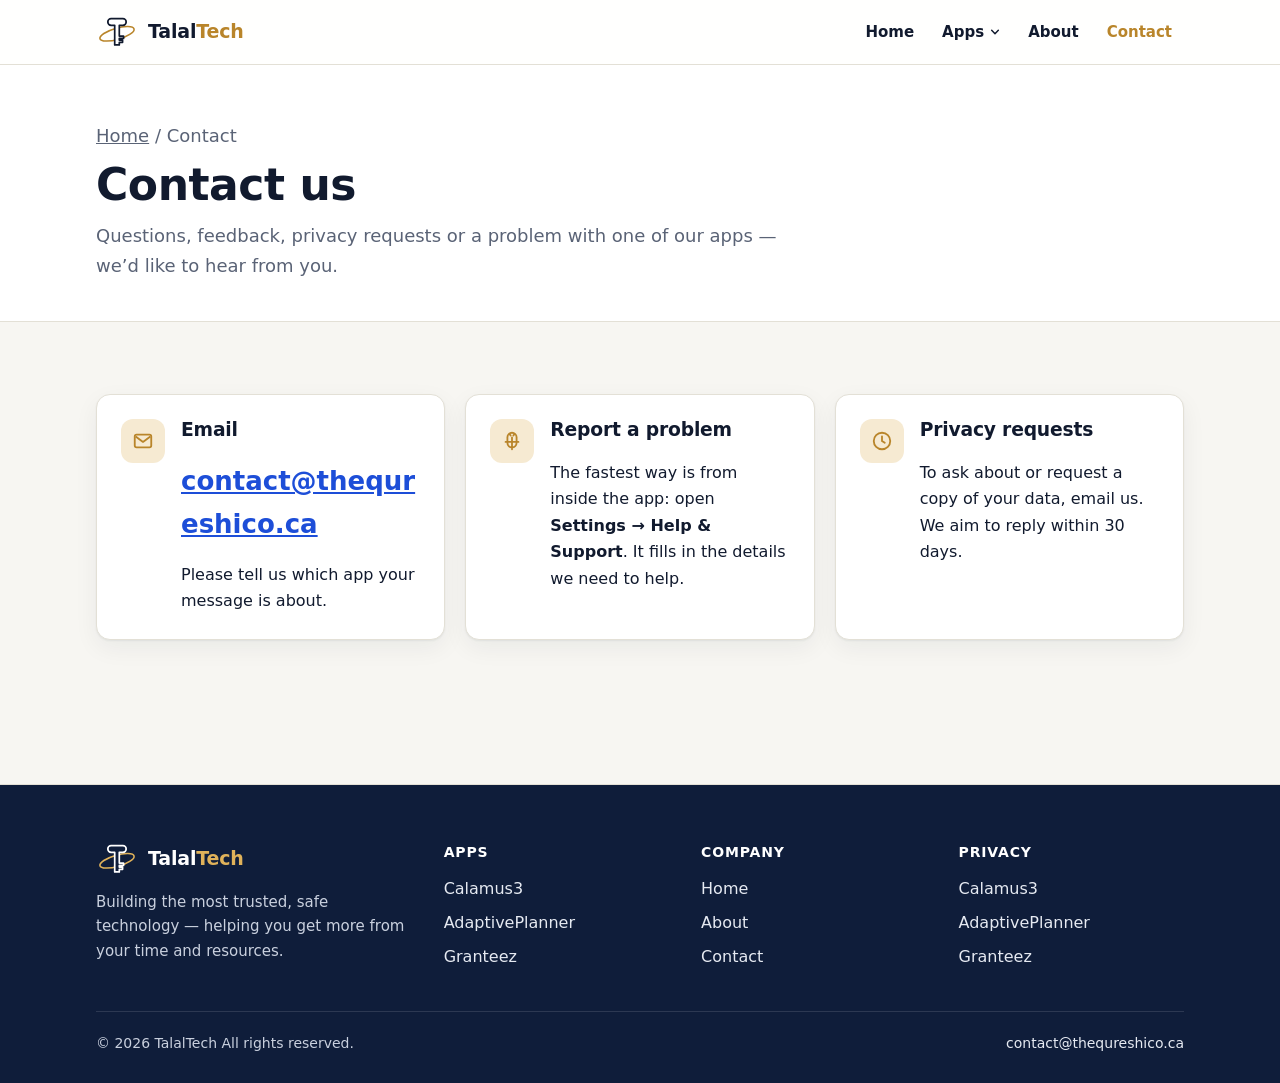
<file: contact/index.html>
<!doctype html>
<html lang="en">
<head>
<meta charset="utf-8">
<meta name="viewport" content="width=device-width, initial-scale=1">
<title>Contact — TalalTech</title>
<meta name="description" content="Contact TalalTech about Calamus3, AdaptivePlanner or Granteez.">
<link rel="canonical" href="https://talaltalaltech.thequreshico.ca/contact/">
<meta property="og:title" content="Contact — TalalTech">
<meta property="og:description" content="Contact TalalTech about Calamus3, AdaptivePlanner or Granteez.">
<meta property="og:url" content="https://talaltalaltech.thequreshico.ca/contact/">
<meta name="theme-color" content="#0f1d3a">
<link rel="icon" href="/assets/img/favicon.svg" type="image/svg+xml">
<link rel="apple-touch-icon" href="/assets/img/apple-touch-icon.png">
<meta property="og:image" content="https://talaltalaltech.thequreshico.ca/assets/brand/icon-1024.png">
<link rel="stylesheet" href="/assets/site.css">
</head>
<body>
<a class="skip" href="#main">Skip to content</a>
<header class="site-header">
  <div class="wrap header-row">
    <a class="brand" href="/" aria-label="TalalTech — home">
      <svg class="brand-svg" viewBox="0 0 64 56" aria-hidden="true"><ellipse class="km-ring" cx="32" cy="30" rx="27" ry="8.5" fill="none" stroke-width="2.4" transform="rotate(-16 32 30)"/><path class="km-key" d="M28.5 17H23a5 5 0 0 1 0-10h18a5 5 0 0 1 0 10h-5.5v16.5H42V37h-6.5v2.5h5V43h-5v4h-7z" stroke-width="2.6" stroke-linejoin="round"/></svg>
      <span class="brand-name">Talal<span class="brand-accent">Tech</span></span>
    </a>
    <button class="menu-toggle" aria-expanded="false" aria-controls="site-nav" aria-label="Menu"><svg viewBox="0 0 24 24" aria-hidden="true"><path d="M4 7h16M4 12h16M4 17h16" stroke="currentColor" stroke-width="2" stroke-linecap="round"/></svg></button>
    <nav id="site-nav" class="nav" aria-label="Main">
      <a href="/">Home</a>
      <div class="drop">
        <button class="drop-btn" aria-expanded="false" aria-controls="apps-menu">Apps <svg class="chev" viewBox="0 0 12 12" aria-hidden="true"><path d="M2 4l4 4 4-4" fill="none" stroke="currentColor" stroke-width="1.8" stroke-linecap="round" stroke-linejoin="round"/></svg></button>
        <ul id="apps-menu" class="drop-menu"><li><a href="/calamus3/"><img class="app-icon " src="/assets/img/calamus3.png" alt="" width="96" height="96"><div><strong>Calamus3</strong><span>Private messaging, end-to-end encrypted.</span></div></a></li><li><a href="/adaptiveplanner/"><img class="app-icon " src="/assets/img/adaptiveplanner.png" alt="" width="96" height="96"><div><strong>AdaptivePlanner</strong><span>A planner that reorganizes itself when plans change.</span></div></a></li><li><a href="/granteez/"><span class="app-icon mono " aria-hidden="true">G</span><div><strong>Granteez</strong><span>Grant funding, without the guesswork.</span></div></a></li></ul>
      </div>
      <a href="/about/">About</a>
      <a href="/contact/" aria-current="page">Contact</a>
    </nav>
  </div>
</header>
<main id="main">
<section class="page-head">
  <div class="wrap">
    <p class="crumbs"><a href="/">Home</a> / Contact</p>
    <h1>Contact us</h1>
    <p>Questions, feedback, privacy requests or a problem with one of our apps — we’d like to hear from you.</p>
  </div>
</section>
<section class="section">
  <div class="wrap">
    <div class="grid">
      <div class="card contact-card"><span class="ico"><svg viewBox="0 0 24 24" aria-hidden="true"><rect x="3" y="5" width="18" height="14" rx="2" fill="none" stroke="currentColor" stroke-width="2"/><path d="M4 7l8 6 8-6" fill="none" stroke="currentColor" stroke-width="2" stroke-linejoin="round"/></svg></span><div><h3>Email</h3><p><a class="big-mail" href="mailto:contact@thequreshico.ca">contact@thequreshico.ca</a></p><p>Please tell us which app your message is about.</p></div></div>
      <div class="card contact-card"><span class="ico"><svg viewBox="0 0 24 24" aria-hidden="true"><path d="M12 8v13M5 13h14M7 8a5 5 0 0 1 10 0v6a5 5 0 0 1-10 0V8zM9 4l1.5 2M15 4l-1.5 2" fill="none" stroke="currentColor" stroke-width="2" stroke-linecap="round"/></svg></span><div><h3>Report a problem</h3><p>The fastest way is from inside the app: open <strong>Settings → Help &amp; Support</strong>. It fills in the details we need to help.</p></div></div>
      <div class="card contact-card"><span class="ico"><svg viewBox="0 0 24 24" aria-hidden="true"><circle cx="12" cy="12" r="9" fill="none" stroke="currentColor" stroke-width="2"/><path d="M12 7v5l3 2" fill="none" stroke="currentColor" stroke-width="2" stroke-linecap="round"/></svg></span><div><h3>Privacy requests</h3><p>To ask about or request a copy of your data, email us. We aim to reply within 30 days.</p></div></div>
    </div>
  </div>
</section>
</main>
<footer class="site-footer">
  <div class="wrap">
    <div class="foot-grid">
      <div class="foot-brand">
        <a class="brand" href="/"><svg class="brand-svg" viewBox="0 0 64 56" aria-hidden="true"><ellipse class="km-ring" cx="32" cy="30" rx="27" ry="8.5" fill="none" stroke-width="2.4" transform="rotate(-16 32 30)"/><path class="km-key" d="M28.5 17H23a5 5 0 0 1 0-10h18a5 5 0 0 1 0 10h-5.5v16.5H42V37h-6.5v2.5h5V43h-5v4h-7z" stroke-width="2.6" stroke-linejoin="round"/></svg><span class="brand-name">Talal<span class="brand-accent">Tech</span></span></a>
        <p>Building the most trusted, safe technology — helping you get more from your time and resources.</p>
      </div>
      <div><h4>Apps</h4><ul><li><a href="/calamus3/">Calamus3</a></li><li><a href="/adaptiveplanner/">AdaptivePlanner</a></li><li><a href="/granteez/">Granteez</a></li></ul></div>
      <div><h4>Company</h4><ul><li><a href="/">Home</a></li><li><a href="/about/">About</a></li><li><a href="/contact/">Contact</a></li></ul></div>
      <div><h4>Privacy</h4><ul><li><a href="/calamus3/privacy/">Calamus3</a></li><li><a href="/adaptiveplanner/privacy/">AdaptivePlanner</a></li><li><a href="/granteez/#privacy">Granteez</a></li></ul></div>
    </div>
    <div class="foot-bottom"><span>© 2026 TalalTech All rights reserved.</span><a href="mailto:contact@thequreshico.ca">contact@thequreshico.ca</a></div>
  </div>
</footer>
<script src="/assets/site.js"></script>
</body>
</html>
</file>
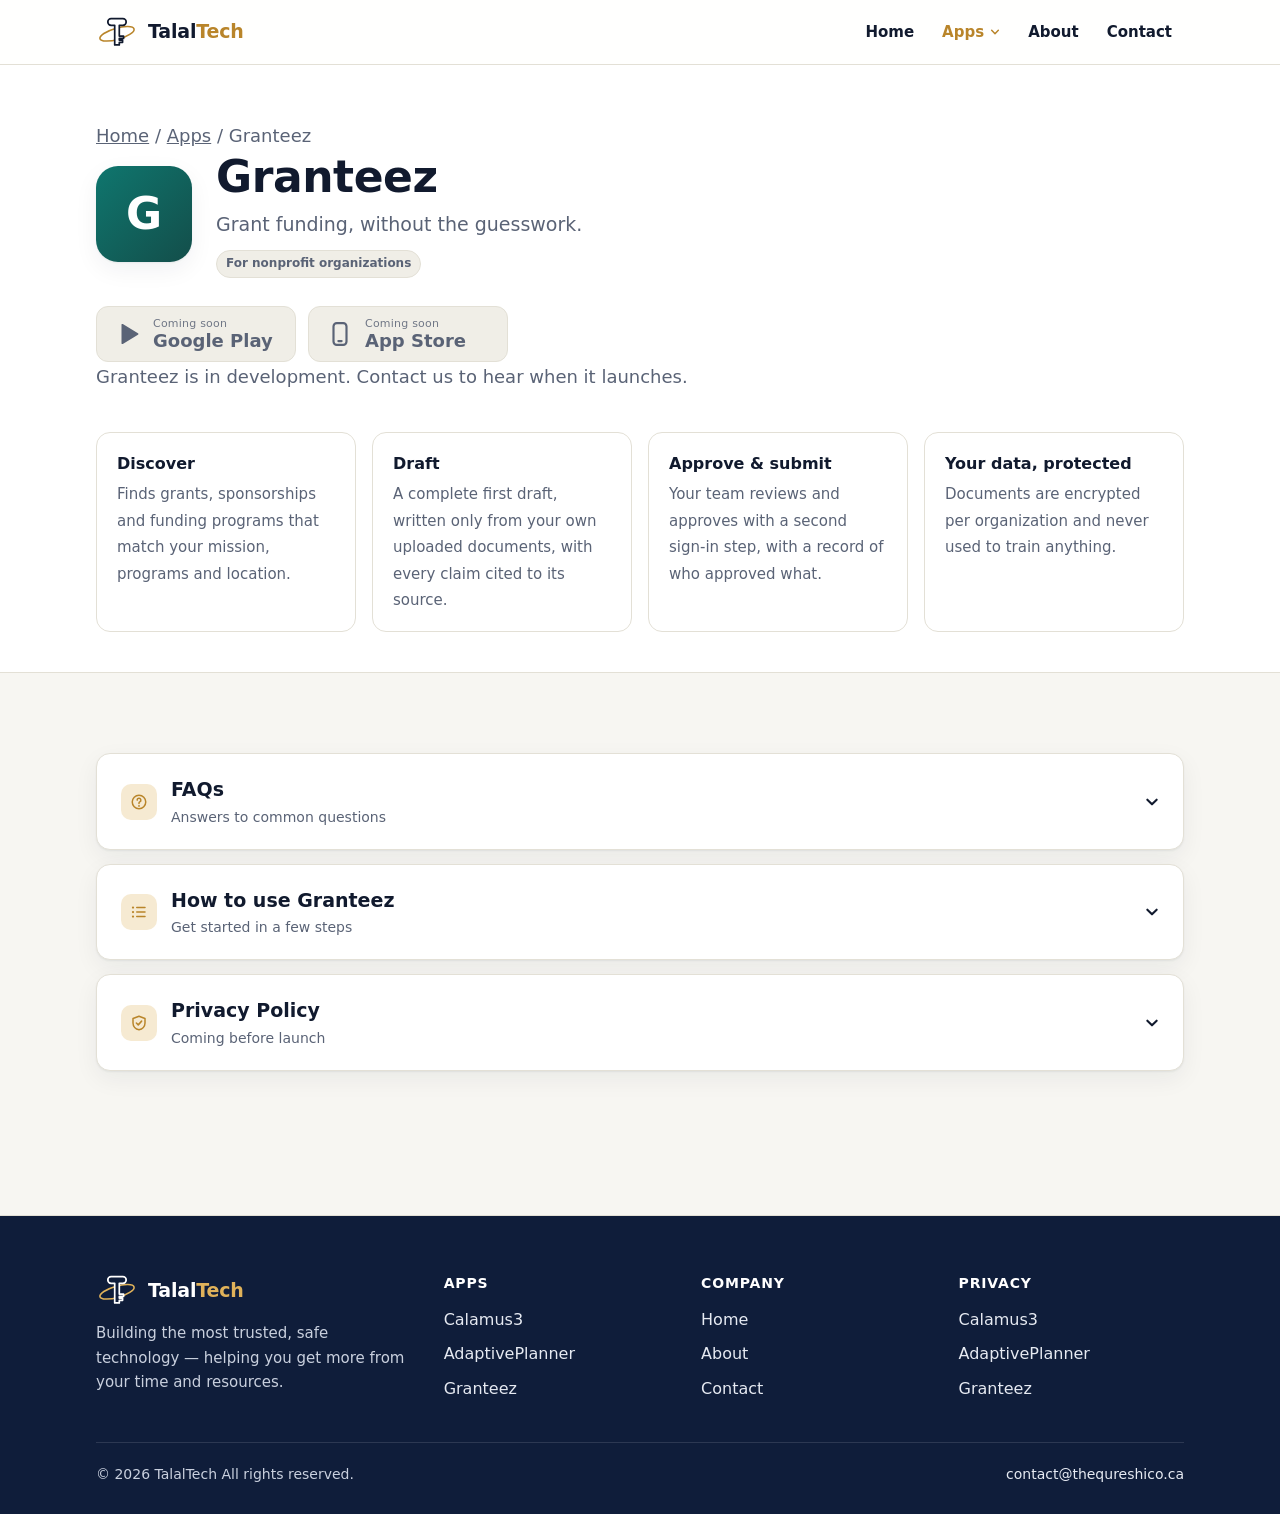
<file: granteez/index.html>
<!doctype html>
<html lang="en">
<head>
<meta charset="utf-8">
<meta name="viewport" content="width=device-width, initial-scale=1">
<title>Granteez — TalalTech</title>
<meta name="description" content="Granteez: Grant funding, without the guesswork. Granteez finds the grants your nonprofit actually qualifies for and drafts a first application grounded in your own documents.">
<link rel="canonical" href="https://talaltalaltech.thequreshico.ca/granteez/">
<meta property="og:title" content="Granteez — TalalTech">
<meta property="og:description" content="Granteez: Grant funding, without the guesswork. Granteez finds the grants your nonprofit actually qualifies for and drafts a first application grounded in your own documents.">
<meta property="og:url" content="https://talaltalaltech.thequreshico.ca/granteez/">
<meta name="theme-color" content="#0f1d3a">
<link rel="icon" href="/assets/img/favicon.svg" type="image/svg+xml">
<link rel="apple-touch-icon" href="/assets/img/apple-touch-icon.png">
<meta property="og:image" content="https://talaltalaltech.thequreshico.ca/assets/brand/icon-1024.png">
<link rel="stylesheet" href="/assets/site.css">
</head>
<body>
<a class="skip" href="#main">Skip to content</a>
<header class="site-header">
  <div class="wrap header-row">
    <a class="brand" href="/" aria-label="TalalTech — home">
      <svg class="brand-svg" viewBox="0 0 64 56" aria-hidden="true"><ellipse class="km-ring" cx="32" cy="30" rx="27" ry="8.5" fill="none" stroke-width="2.4" transform="rotate(-16 32 30)"/><path class="km-key" d="M28.5 17H23a5 5 0 0 1 0-10h18a5 5 0 0 1 0 10h-5.5v16.5H42V37h-6.5v2.5h5V43h-5v4h-7z" stroke-width="2.6" stroke-linejoin="round"/></svg>
      <span class="brand-name">Talal<span class="brand-accent">Tech</span></span>
    </a>
    <button class="menu-toggle" aria-expanded="false" aria-controls="site-nav" aria-label="Menu"><svg viewBox="0 0 24 24" aria-hidden="true"><path d="M4 7h16M4 12h16M4 17h16" stroke="currentColor" stroke-width="2" stroke-linecap="round"/></svg></button>
    <nav id="site-nav" class="nav" aria-label="Main">
      <a href="/">Home</a>
      <div class="drop">
        <button class="drop-btn is-current" aria-expanded="false" aria-controls="apps-menu">Apps <svg class="chev" viewBox="0 0 12 12" aria-hidden="true"><path d="M2 4l4 4 4-4" fill="none" stroke="currentColor" stroke-width="1.8" stroke-linecap="round" stroke-linejoin="round"/></svg></button>
        <ul id="apps-menu" class="drop-menu"><li><a href="/calamus3/"><img class="app-icon " src="/assets/img/calamus3.png" alt="" width="96" height="96"><div><strong>Calamus3</strong><span>Private messaging, end-to-end encrypted.</span></div></a></li><li><a href="/adaptiveplanner/"><img class="app-icon " src="/assets/img/adaptiveplanner.png" alt="" width="96" height="96"><div><strong>AdaptivePlanner</strong><span>A planner that reorganizes itself when plans change.</span></div></a></li><li><a href="/granteez/"><span class="app-icon mono " aria-hidden="true">G</span><div><strong>Granteez</strong><span>Grant funding, without the guesswork.</span></div></a></li></ul>
      </div>
      <a href="/about/">About</a>
      <a href="/contact/">Contact</a>
    </nav>
  </div>
</header>
<main id="main">
<section class="page-head">
  <div class="wrap">
    <p class="crumbs"><a href="/">Home</a> / <a href="/#apps">Apps</a> / Granteez</p>
    <div class="app-hero">
      <span class="app-icon mono lg" aria-hidden="true">G</span>
      <div>
        <h1>Granteez</h1>
        <p class="tagline">Grant funding, without the guesswork.</p>
        <span class="pill">For nonprofit organizations</span>
      </div>
    </div>
    <div class="stores"><span class="store-btn is-soon" aria-disabled="true"><svg viewBox="0 0 24 24" aria-hidden="true"><path d="M6 3.5v17a.8.8 0 0 0 1.2.7l14-8.5a.8.8 0 0 0 0-1.4l-14-8.5A.8.8 0 0 0 6 3.5z" fill="currentColor"/></svg><span><small>Coming soon</small><strong>Google Play</strong></span></span><span class="store-btn is-soon" aria-disabled="true"><svg viewBox="0 0 24 24" aria-hidden="true"><rect x="6" y="2" width="12" height="20" rx="3" fill="none" stroke="currentColor" stroke-width="2"/><path d="M10.5 18.5h3" stroke="currentColor" stroke-width="2" stroke-linecap="round"/></svg><span><small>Coming soon</small><strong>App Store</strong></span></span></div>
    <p class="store-note">Granteez is in development. Contact us to hear when it launches.</p>
    <ul class="features"><li><strong>Discover</strong><span>Finds grants, sponsorships and funding programs that match your mission, programs and location.</span></li><li><strong>Draft</strong><span>A complete first draft, written only from your own uploaded documents, with every claim cited to its source.</span></li><li><strong>Approve &amp; submit</strong><span>Your team reviews and approves with a second sign-in step, with a record of who approved what.</span></li><li><strong>Your data, protected</strong><span>Documents are encrypted per organization and never used to train anything.</span></li></ul>
  </div>
</section>
<section class="section">
  <div class="wrap">
    <div class="accordion">
      <details class="panel" id="faq">
        <summary><span class="ico"><svg viewBox="0 0 24 24" aria-hidden="true"><circle cx="12" cy="12" r="9" fill="none" stroke="currentColor" stroke-width="2"/><path d="M9.5 9.5a2.5 2.5 0 1 1 3.5 2.3c-.6.3-1 .8-1 1.5V14" fill="none" stroke="currentColor" stroke-width="2" stroke-linecap="round"/><circle cx="12" cy="17.2" r="1.2" fill="currentColor"/></svg></span><span>FAQs<span class="sub">Answers to common questions</span></span><svg class="chev" viewBox="0 0 12 12" aria-hidden="true"><path d="M2 4l4 4 4-4" fill="none" stroke="currentColor" stroke-width="1.8" stroke-linecap="round" stroke-linejoin="round"/></svg></summary>
        <div class="panel-body"><details class="faq"><summary>Who is Granteez for?</summary><div><p>Nonprofits and charities — especially small teams without a full-time grant writer.</p></div></details>
<details class="faq"><summary>Does Granteez make things up in the application?</summary><div><p>No. Drafts are written only from the documents your organization uploads, and every claim is cited back to its source so your team can check it.</p></div></details>
<details class="faq"><summary>How does pricing work?</summary><div><p>A straightforward fee per application, charged only when you choose to unlock a draft. There are no seat licences to negotiate.</p></div></details>
<details class="faq"><summary>Will you use our documents to train AI?</summary><div><p>No. Your documents are encrypted for your organization alone, are never shared with other organizations and are never used for training.</p></div></details>
<details class="faq"><summary>Does Granteez submit applications on its own?</summary><div><p>No. Nothing goes out until someone on your team approves it, and approving requires a second sign-in step.</p></div></details></div>
      </details>
      <details class="panel" id="how-to">
        <summary><span class="ico"><svg viewBox="0 0 24 24" aria-hidden="true"><path d="M9 6h11M9 12h11M9 18h11" stroke="currentColor" stroke-width="2" stroke-linecap="round"/><path d="M4 6h.01M4 12h.01M4 18h.01" stroke="currentColor" stroke-width="3" stroke-linecap="round"/></svg></span><span>How to use Granteez<span class="sub">Get started in a few steps</span></span><svg class="chev" viewBox="0 0 12 12" aria-hidden="true"><path d="M2 4l4 4 4-4" fill="none" stroke="currentColor" stroke-width="1.8" stroke-linecap="round" stroke-linejoin="round"/></svg></summary>
        <div class="panel-body"><ol class="steps"><li><strong>Create your organization</strong><span>Sign up, invite your teammates and set up two-step sign-in.</span></li>
<li><strong>Complete your profile</strong><span>Describe your mission, programs and where you work, so matches fit.</span></li>
<li><strong>Upload your documents</strong><span>Add the reports, budgets and program descriptions a funder would ask about.</span></li>
<li><strong>Review your matches</strong><span>Each opportunity is scored against your profile, so you can focus on the ones worth applying to.</span></li>
<li><strong>Unlock and edit the draft</strong><span>Unlock an application to see its full, cited draft, then review and edit it with your team.</span></li>
<li><strong>Approve and submit</strong><span>Approve with your second sign-in step when the application is ready to go.</span></li></ol></div>
      </details>
      <details class="panel" id="privacy">
        <summary><span class="ico"><svg viewBox="0 0 24 24" aria-hidden="true"><path d="M12 3l8 3v6c0 4.5-3.4 8.3-8 9-4.6-.7-8-4.5-8-9V6l8-3z" fill="none" stroke="currentColor" stroke-width="2" stroke-linejoin="round"/><path d="M8.5 12l2.5 2.5 4.5-5" fill="none" stroke="currentColor" stroke-width="2" stroke-linecap="round" stroke-linejoin="round"/></svg></span><span>Privacy Policy<span class="sub">Coming before launch</span></span><svg class="chev" viewBox="0 0 12 12" aria-hidden="true"><path d="M2 4l4 4 4-4" fill="none" stroke="currentColor" stroke-width="1.8" stroke-linecap="round" stroke-linejoin="round"/></svg></summary>
        <div class="panel-body"><div class="policy"><p>Granteez’s privacy policy will be published here before it launches. Until then, if you have a question about how your information would be handled, email <a href="mailto:contact@thequreshico.ca">contact@thequreshico.ca</a>.</p></div></div>
      </details>
    </div>
  </div>
</section>
</main>
<footer class="site-footer">
  <div class="wrap">
    <div class="foot-grid">
      <div class="foot-brand">
        <a class="brand" href="/"><svg class="brand-svg" viewBox="0 0 64 56" aria-hidden="true"><ellipse class="km-ring" cx="32" cy="30" rx="27" ry="8.5" fill="none" stroke-width="2.4" transform="rotate(-16 32 30)"/><path class="km-key" d="M28.5 17H23a5 5 0 0 1 0-10h18a5 5 0 0 1 0 10h-5.5v16.5H42V37h-6.5v2.5h5V43h-5v4h-7z" stroke-width="2.6" stroke-linejoin="round"/></svg><span class="brand-name">Talal<span class="brand-accent">Tech</span></span></a>
        <p>Building the most trusted, safe technology — helping you get more from your time and resources.</p>
      </div>
      <div><h4>Apps</h4><ul><li><a href="/calamus3/">Calamus3</a></li><li><a href="/adaptiveplanner/">AdaptivePlanner</a></li><li><a href="/granteez/">Granteez</a></li></ul></div>
      <div><h4>Company</h4><ul><li><a href="/">Home</a></li><li><a href="/about/">About</a></li><li><a href="/contact/">Contact</a></li></ul></div>
      <div><h4>Privacy</h4><ul><li><a href="/calamus3/privacy/">Calamus3</a></li><li><a href="/adaptiveplanner/privacy/">AdaptivePlanner</a></li><li><a href="/granteez/#privacy">Granteez</a></li></ul></div>
    </div>
    <div class="foot-bottom"><span>© 2026 TalalTech All rights reserved.</span><a href="mailto:contact@thequreshico.ca">contact@thequreshico.ca</a></div>
  </div>
</footer>
<script src="/assets/site.js"></script>
</body>
</html>
</file>
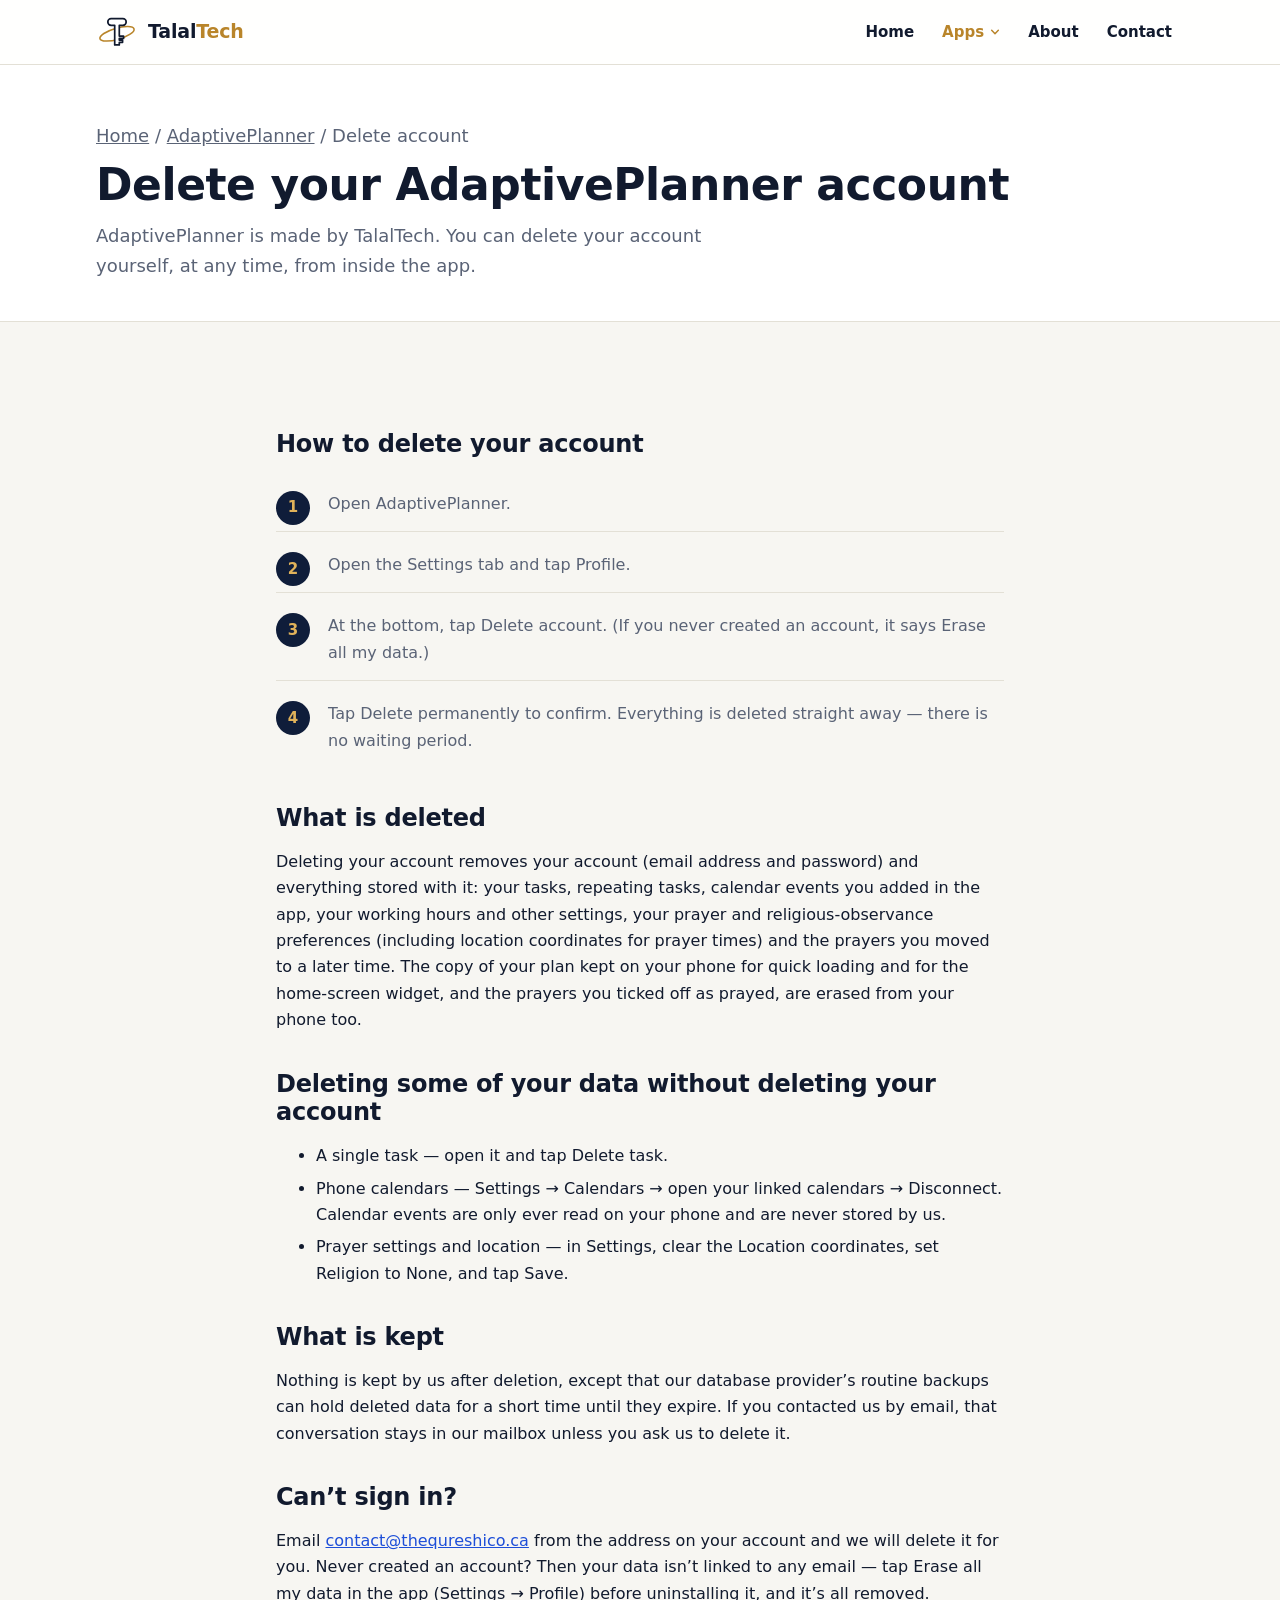
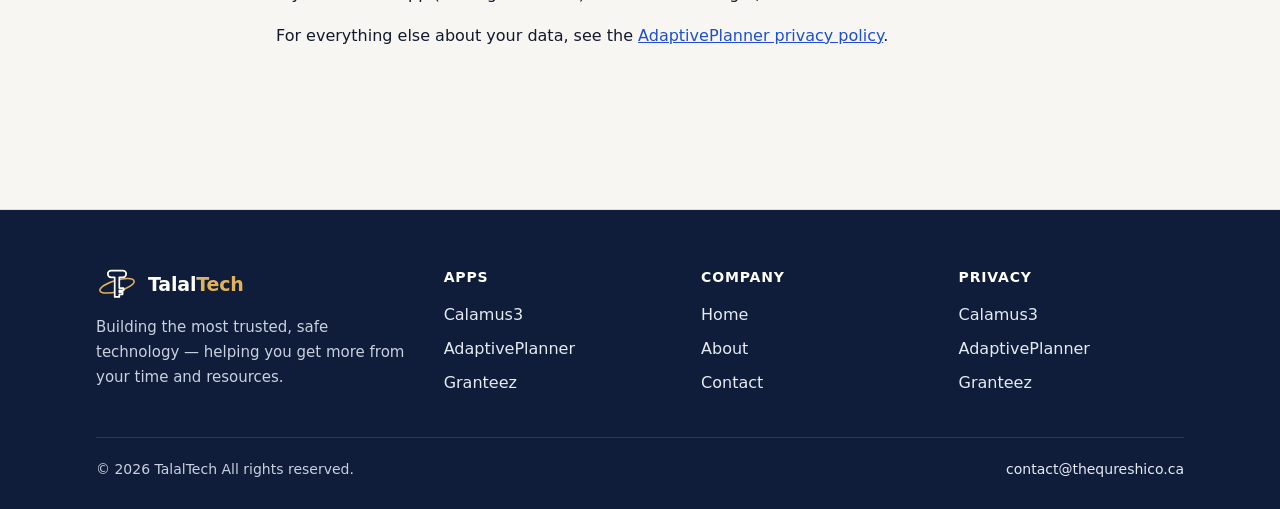
<file: adaptiveplanner/delete-account/index.html>
<!doctype html>
<html lang="en">
<head>
<meta charset="utf-8">
<meta name="viewport" content="width=device-width, initial-scale=1">
<title>Delete your AdaptivePlanner account — TalalTech</title>
<meta name="description" content="How to delete your AdaptivePlanner account and what is deleted.">
<link rel="canonical" href="https://talaltalaltech.thequreshico.ca/adaptiveplanner/delete-account/">
<meta property="og:title" content="Delete your AdaptivePlanner account — TalalTech">
<meta property="og:description" content="How to delete your AdaptivePlanner account and what is deleted.">
<meta property="og:url" content="https://talaltalaltech.thequreshico.ca/adaptiveplanner/delete-account/">
<meta name="theme-color" content="#0f1d3a">
<link rel="icon" href="/assets/img/favicon.svg" type="image/svg+xml">
<link rel="apple-touch-icon" href="/assets/img/apple-touch-icon.png">
<meta property="og:image" content="https://talaltalaltech.thequreshico.ca/assets/brand/icon-1024.png">
<link rel="stylesheet" href="/assets/site.css">
</head>
<body>
<a class="skip" href="#main">Skip to content</a>
<header class="site-header">
  <div class="wrap header-row">
    <a class="brand" href="/" aria-label="TalalTech — home">
      <svg class="brand-svg" viewBox="0 0 64 56" aria-hidden="true"><ellipse class="km-ring" cx="32" cy="30" rx="27" ry="8.5" fill="none" stroke-width="2.4" transform="rotate(-16 32 30)"/><path class="km-key" d="M28.5 17H23a5 5 0 0 1 0-10h18a5 5 0 0 1 0 10h-5.5v16.5H42V37h-6.5v2.5h5V43h-5v4h-7z" stroke-width="2.6" stroke-linejoin="round"/></svg>
      <span class="brand-name">Talal<span class="brand-accent">Tech</span></span>
    </a>
    <button class="menu-toggle" aria-expanded="false" aria-controls="site-nav" aria-label="Menu"><svg viewBox="0 0 24 24" aria-hidden="true"><path d="M4 7h16M4 12h16M4 17h16" stroke="currentColor" stroke-width="2" stroke-linecap="round"/></svg></button>
    <nav id="site-nav" class="nav" aria-label="Main">
      <a href="/">Home</a>
      <div class="drop">
        <button class="drop-btn is-current" aria-expanded="false" aria-controls="apps-menu">Apps <svg class="chev" viewBox="0 0 12 12" aria-hidden="true"><path d="M2 4l4 4 4-4" fill="none" stroke="currentColor" stroke-width="1.8" stroke-linecap="round" stroke-linejoin="round"/></svg></button>
        <ul id="apps-menu" class="drop-menu"><li><a href="/calamus3/"><img class="app-icon " src="/assets/img/calamus3.png" alt="" width="96" height="96"><div><strong>Calamus3</strong><span>Private messaging, end-to-end encrypted.</span></div></a></li><li><a href="/adaptiveplanner/"><img class="app-icon " src="/assets/img/adaptiveplanner.png" alt="" width="96" height="96"><div><strong>AdaptivePlanner</strong><span>A planner that reorganizes itself when plans change.</span></div></a></li><li><a href="/granteez/"><span class="app-icon mono " aria-hidden="true">G</span><div><strong>Granteez</strong><span>Grant funding, without the guesswork.</span></div></a></li></ul>
      </div>
      <a href="/about/">About</a>
      <a href="/contact/">Contact</a>
    </nav>
  </div>
</header>
<main id="main">
<section class="page-head">
  <div class="wrap">
    <p class="crumbs"><a href="/">Home</a> / <a href="/adaptiveplanner/">AdaptivePlanner</a> / Delete account</p>
    <h1>Delete your AdaptivePlanner account</h1>
    <p>AdaptivePlanner is made by TalalTech. You can delete your account yourself, at any time, from inside the app.</p>
  </div>
</section>
<section class="section">
  <div class="wrap prose">
    <h2>How to delete your account</h2>
    <ol class="steps"><li><span>Open AdaptivePlanner.</span></li><li><span>Open the Settings tab and tap Profile.</span></li><li><span>At the bottom, tap Delete account. (If you never created an account, it says Erase all my data.)</span></li><li><span>Tap Delete permanently to confirm. Everything is deleted straight away — there is no waiting period.</span></li></ol>
    <h2>What is deleted</h2>
    <p>Deleting your account removes your account (email address and password) and everything stored with it: your tasks, repeating tasks, calendar events you added in the app, your working hours and other settings, your prayer and religious-observance preferences (including location coordinates for prayer times) and the prayers you moved to a later time. The copy of your plan kept on your phone for quick loading and for the home-screen widget, and the prayers you ticked off as prayed, are erased from your phone too.</p>
    <h2>Deleting some of your data without deleting your account</h2>
    <ul><li>A single task — open it and tap Delete task.</li><li>Phone calendars — Settings → Calendars → open your linked calendars → Disconnect. Calendar events are only ever read on your phone and are never stored by us.</li><li>Prayer settings and location — in Settings, clear the Location coordinates, set Religion to None, and tap Save.</li></ul>
    <h2>What is kept</h2>
    <p>Nothing is kept by us after deletion, except that our database provider’s routine backups can hold deleted data for a short time until they expire. If you contacted us by email, that conversation stays in our mailbox unless you ask us to delete it.</p>
    <h2>Can’t sign in?</h2>
    <p>Email <a href="mailto:contact@thequreshico.ca?subject=AdaptivePlanner%20account%20deletion">contact@thequreshico.ca</a> from the address on your account and we will delete it for you. Never created an account? Then your data isn’t linked to any email — tap Erase all my data in the app (Settings → Profile) before uninstalling it, and it’s all removed.</p>
    <p>For everything else about your data, see the <a href="/adaptiveplanner/privacy/">AdaptivePlanner privacy policy</a>.</p>
  </div>
</section>
</main>
<footer class="site-footer">
  <div class="wrap">
    <div class="foot-grid">
      <div class="foot-brand">
        <a class="brand" href="/"><svg class="brand-svg" viewBox="0 0 64 56" aria-hidden="true"><ellipse class="km-ring" cx="32" cy="30" rx="27" ry="8.5" fill="none" stroke-width="2.4" transform="rotate(-16 32 30)"/><path class="km-key" d="M28.5 17H23a5 5 0 0 1 0-10h18a5 5 0 0 1 0 10h-5.5v16.5H42V37h-6.5v2.5h5V43h-5v4h-7z" stroke-width="2.6" stroke-linejoin="round"/></svg><span class="brand-name">Talal<span class="brand-accent">Tech</span></span></a>
        <p>Building the most trusted, safe technology — helping you get more from your time and resources.</p>
      </div>
      <div><h4>Apps</h4><ul><li><a href="/calamus3/">Calamus3</a></li><li><a href="/adaptiveplanner/">AdaptivePlanner</a></li><li><a href="/granteez/">Granteez</a></li></ul></div>
      <div><h4>Company</h4><ul><li><a href="/">Home</a></li><li><a href="/about/">About</a></li><li><a href="/contact/">Contact</a></li></ul></div>
      <div><h4>Privacy</h4><ul><li><a href="/calamus3/privacy/">Calamus3</a></li><li><a href="/adaptiveplanner/privacy/">AdaptivePlanner</a></li><li><a href="/granteez/#privacy">Granteez</a></li></ul></div>
    </div>
    <div class="foot-bottom"><span>© 2026 TalalTech All rights reserved.</span><a href="mailto:contact@thequreshico.ca">contact@thequreshico.ca</a></div>
  </div>
</footer>
<script src="/assets/site.js"></script>
</body>
</html>
</file>
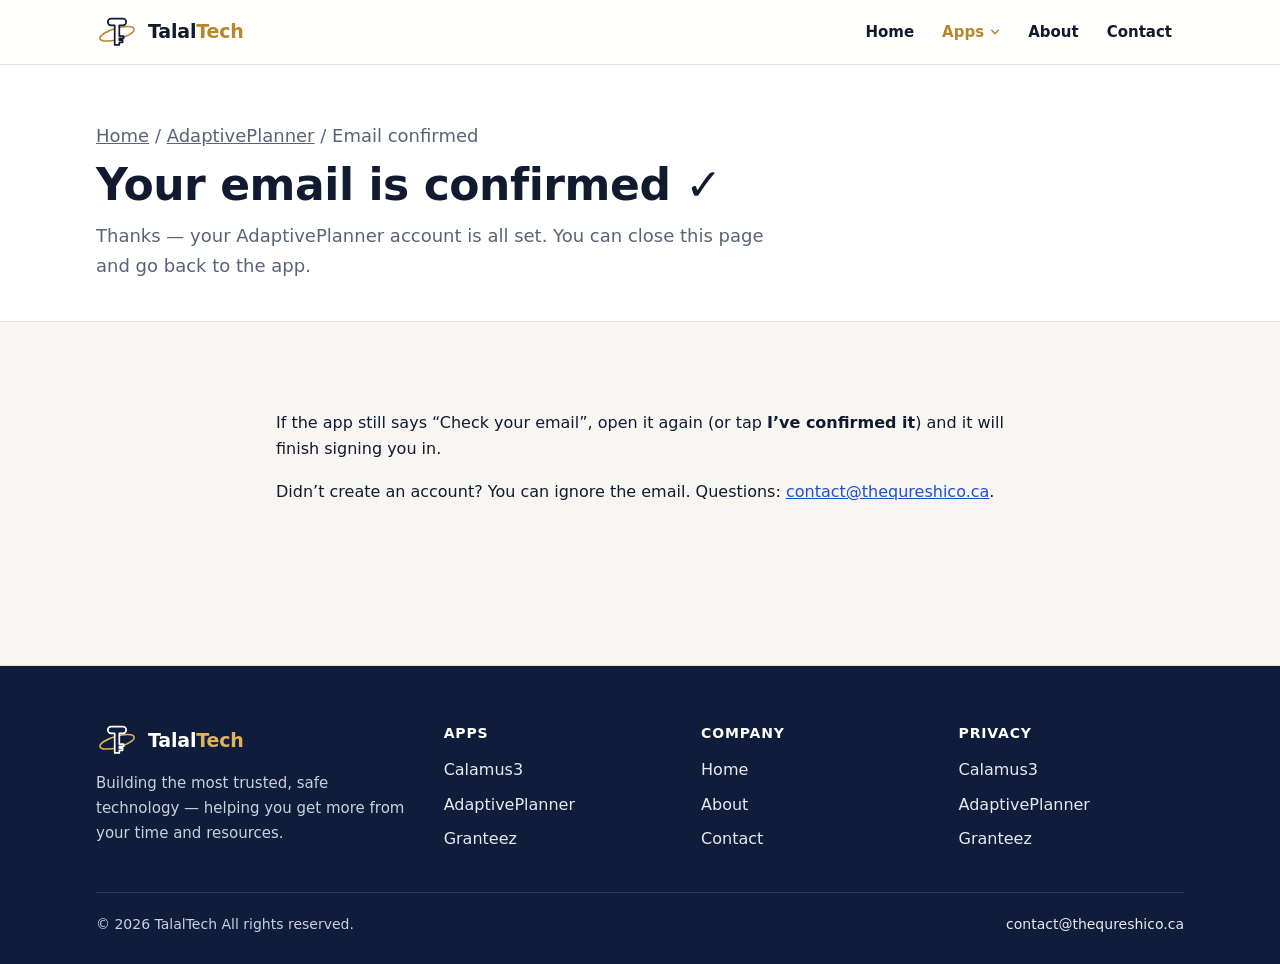
<file: adaptiveplanner/email-confirmed/index.html>
<!doctype html>
<html lang="en">
<head>
<meta charset="utf-8">
<meta name="viewport" content="width=device-width, initial-scale=1">
<title>Email confirmed — AdaptivePlanner — TalalTech</title>
<meta name="description" content="Your AdaptivePlanner email is confirmed.">
<link rel="canonical" href="https://talaltalaltech.thequreshico.ca/adaptiveplanner/email-confirmed/">
<meta property="og:title" content="Email confirmed — AdaptivePlanner — TalalTech">
<meta property="og:description" content="Your AdaptivePlanner email is confirmed.">
<meta property="og:url" content="https://talaltalaltech.thequreshico.ca/adaptiveplanner/email-confirmed/">
<meta name="theme-color" content="#0f1d3a">
<link rel="icon" href="/assets/img/favicon.svg" type="image/svg+xml">
<link rel="apple-touch-icon" href="/assets/img/apple-touch-icon.png">
<meta property="og:image" content="https://talaltalaltech.thequreshico.ca/assets/brand/icon-1024.png">
<link rel="stylesheet" href="/assets/site.css">
</head>
<body>
<a class="skip" href="#main">Skip to content</a>
<header class="site-header">
  <div class="wrap header-row">
    <a class="brand" href="/" aria-label="TalalTech — home">
      <svg class="brand-svg" viewBox="0 0 64 56" aria-hidden="true"><ellipse class="km-ring" cx="32" cy="30" rx="27" ry="8.5" fill="none" stroke-width="2.4" transform="rotate(-16 32 30)"/><path class="km-key" d="M28.5 17H23a5 5 0 0 1 0-10h18a5 5 0 0 1 0 10h-5.5v16.5H42V37h-6.5v2.5h5V43h-5v4h-7z" stroke-width="2.6" stroke-linejoin="round"/></svg>
      <span class="brand-name">Talal<span class="brand-accent">Tech</span></span>
    </a>
    <button class="menu-toggle" aria-expanded="false" aria-controls="site-nav" aria-label="Menu"><svg viewBox="0 0 24 24" aria-hidden="true"><path d="M4 7h16M4 12h16M4 17h16" stroke="currentColor" stroke-width="2" stroke-linecap="round"/></svg></button>
    <nav id="site-nav" class="nav" aria-label="Main">
      <a href="/">Home</a>
      <div class="drop">
        <button class="drop-btn is-current" aria-expanded="false" aria-controls="apps-menu">Apps <svg class="chev" viewBox="0 0 12 12" aria-hidden="true"><path d="M2 4l4 4 4-4" fill="none" stroke="currentColor" stroke-width="1.8" stroke-linecap="round" stroke-linejoin="round"/></svg></button>
        <ul id="apps-menu" class="drop-menu"><li><a href="/calamus3/"><img class="app-icon " src="/assets/img/calamus3.png" alt="" width="96" height="96"><div><strong>Calamus3</strong><span>Private messaging, end-to-end encrypted.</span></div></a></li><li><a href="/adaptiveplanner/"><img class="app-icon " src="/assets/img/adaptiveplanner.png" alt="" width="96" height="96"><div><strong>AdaptivePlanner</strong><span>A planner that reorganizes itself when plans change.</span></div></a></li><li><a href="/granteez/"><span class="app-icon mono " aria-hidden="true">G</span><div><strong>Granteez</strong><span>Grant funding, without the guesswork.</span></div></a></li></ul>
      </div>
      <a href="/about/">About</a>
      <a href="/contact/">Contact</a>
    </nav>
  </div>
</header>
<main id="main">
<section class="page-head">
  <div class="wrap">
    <p class="crumbs"><a href="/">Home</a> / <a href="/adaptiveplanner/">AdaptivePlanner</a> / Email confirmed</p>
    <h1>Your email is confirmed ✓</h1>
    <p>Thanks — your AdaptivePlanner account is all set. You can close this page and go back to the app.</p>
  </div>
</section>
<section class="section">
  <div class="wrap prose">
    <p>If the app still says “Check your email”, open it again (or tap <strong>I’ve confirmed it</strong>) and it will finish signing you in.</p>
    <p>Didn’t create an account? You can ignore the email. Questions: <a href="mailto:contact@thequreshico.ca">contact@thequreshico.ca</a>.</p>
  </div>
</section>
</main>
<footer class="site-footer">
  <div class="wrap">
    <div class="foot-grid">
      <div class="foot-brand">
        <a class="brand" href="/"><svg class="brand-svg" viewBox="0 0 64 56" aria-hidden="true"><ellipse class="km-ring" cx="32" cy="30" rx="27" ry="8.5" fill="none" stroke-width="2.4" transform="rotate(-16 32 30)"/><path class="km-key" d="M28.5 17H23a5 5 0 0 1 0-10h18a5 5 0 0 1 0 10h-5.5v16.5H42V37h-6.5v2.5h5V43h-5v4h-7z" stroke-width="2.6" stroke-linejoin="round"/></svg><span class="brand-name">Talal<span class="brand-accent">Tech</span></span></a>
        <p>Building the most trusted, safe technology — helping you get more from your time and resources.</p>
      </div>
      <div><h4>Apps</h4><ul><li><a href="/calamus3/">Calamus3</a></li><li><a href="/adaptiveplanner/">AdaptivePlanner</a></li><li><a href="/granteez/">Granteez</a></li></ul></div>
      <div><h4>Company</h4><ul><li><a href="/">Home</a></li><li><a href="/about/">About</a></li><li><a href="/contact/">Contact</a></li></ul></div>
      <div><h4>Privacy</h4><ul><li><a href="/calamus3/privacy/">Calamus3</a></li><li><a href="/adaptiveplanner/privacy/">AdaptivePlanner</a></li><li><a href="/granteez/#privacy">Granteez</a></li></ul></div>
    </div>
    <div class="foot-bottom"><span>© 2026 TalalTech All rights reserved.</span><a href="mailto:contact@thequreshico.ca">contact@thequreshico.ca</a></div>
  </div>
</footer>
<script src="/assets/site.js"></script>
</body>
</html>
</file>
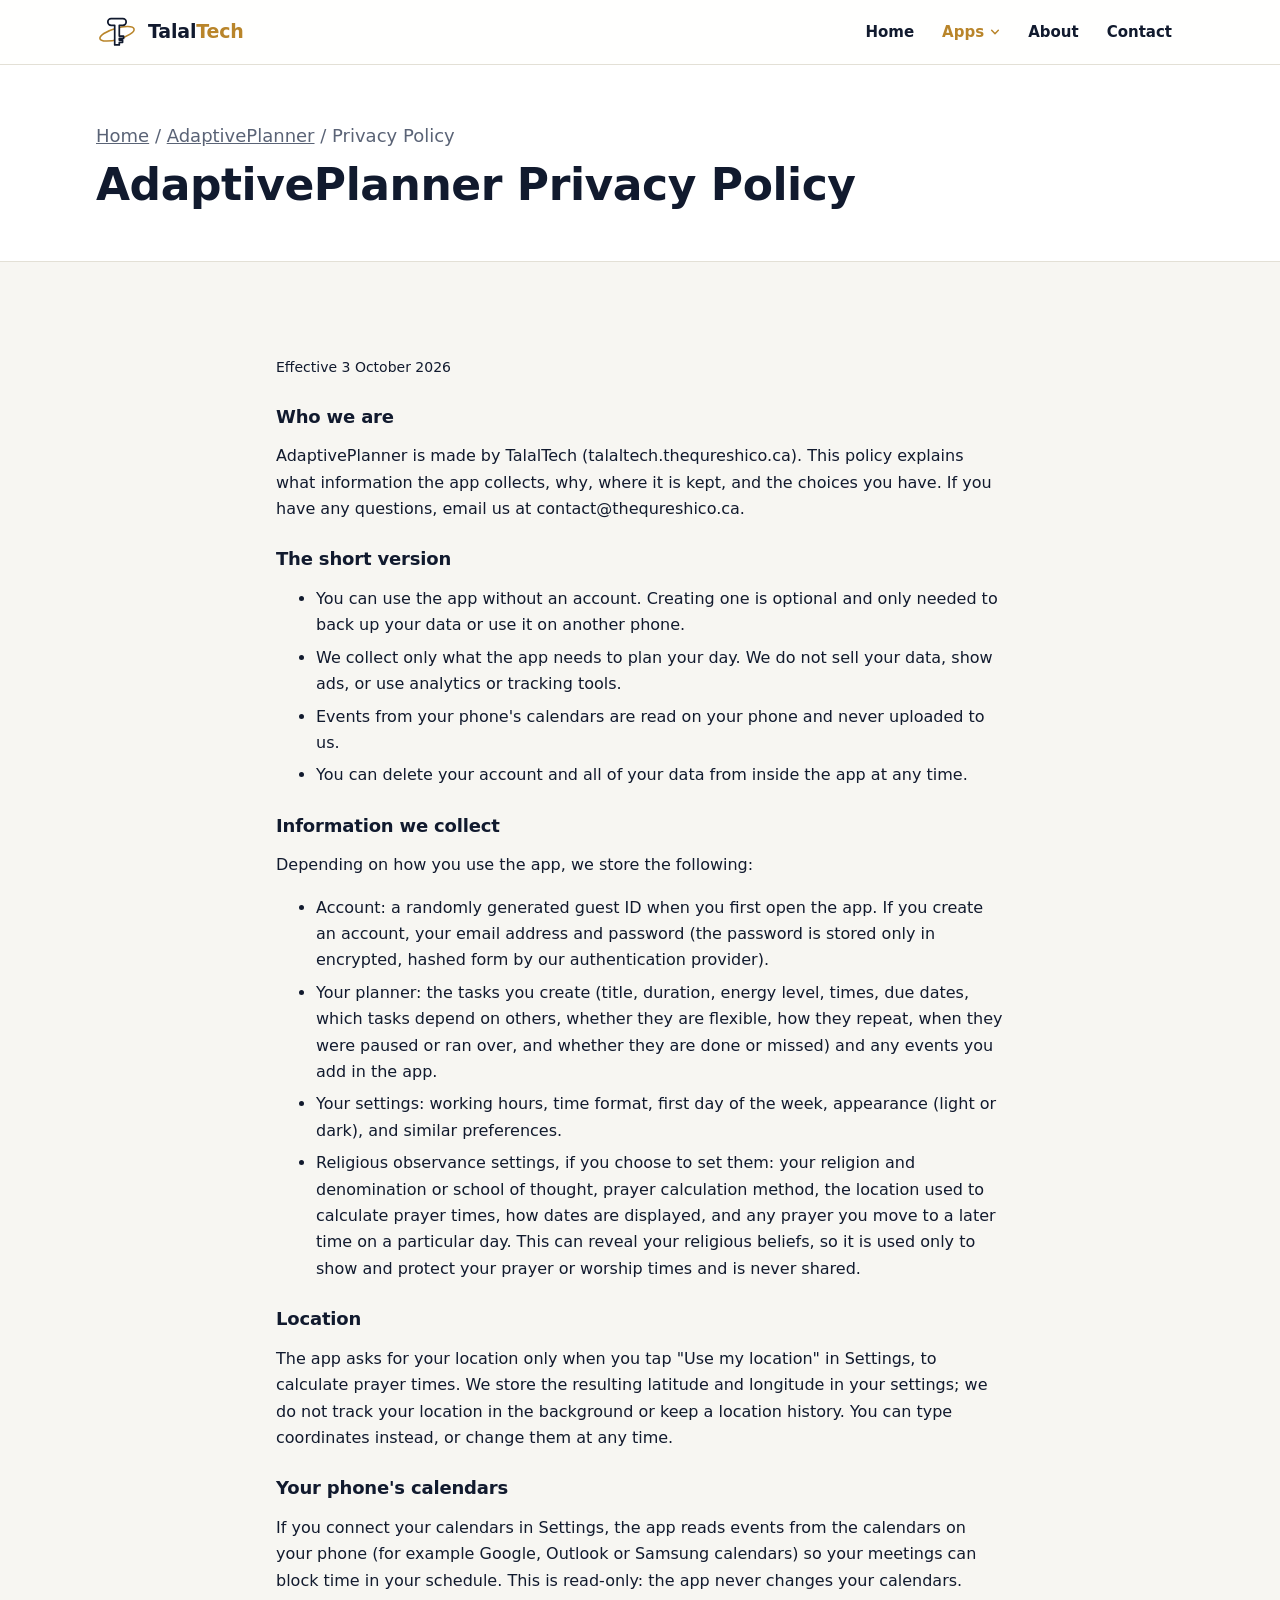
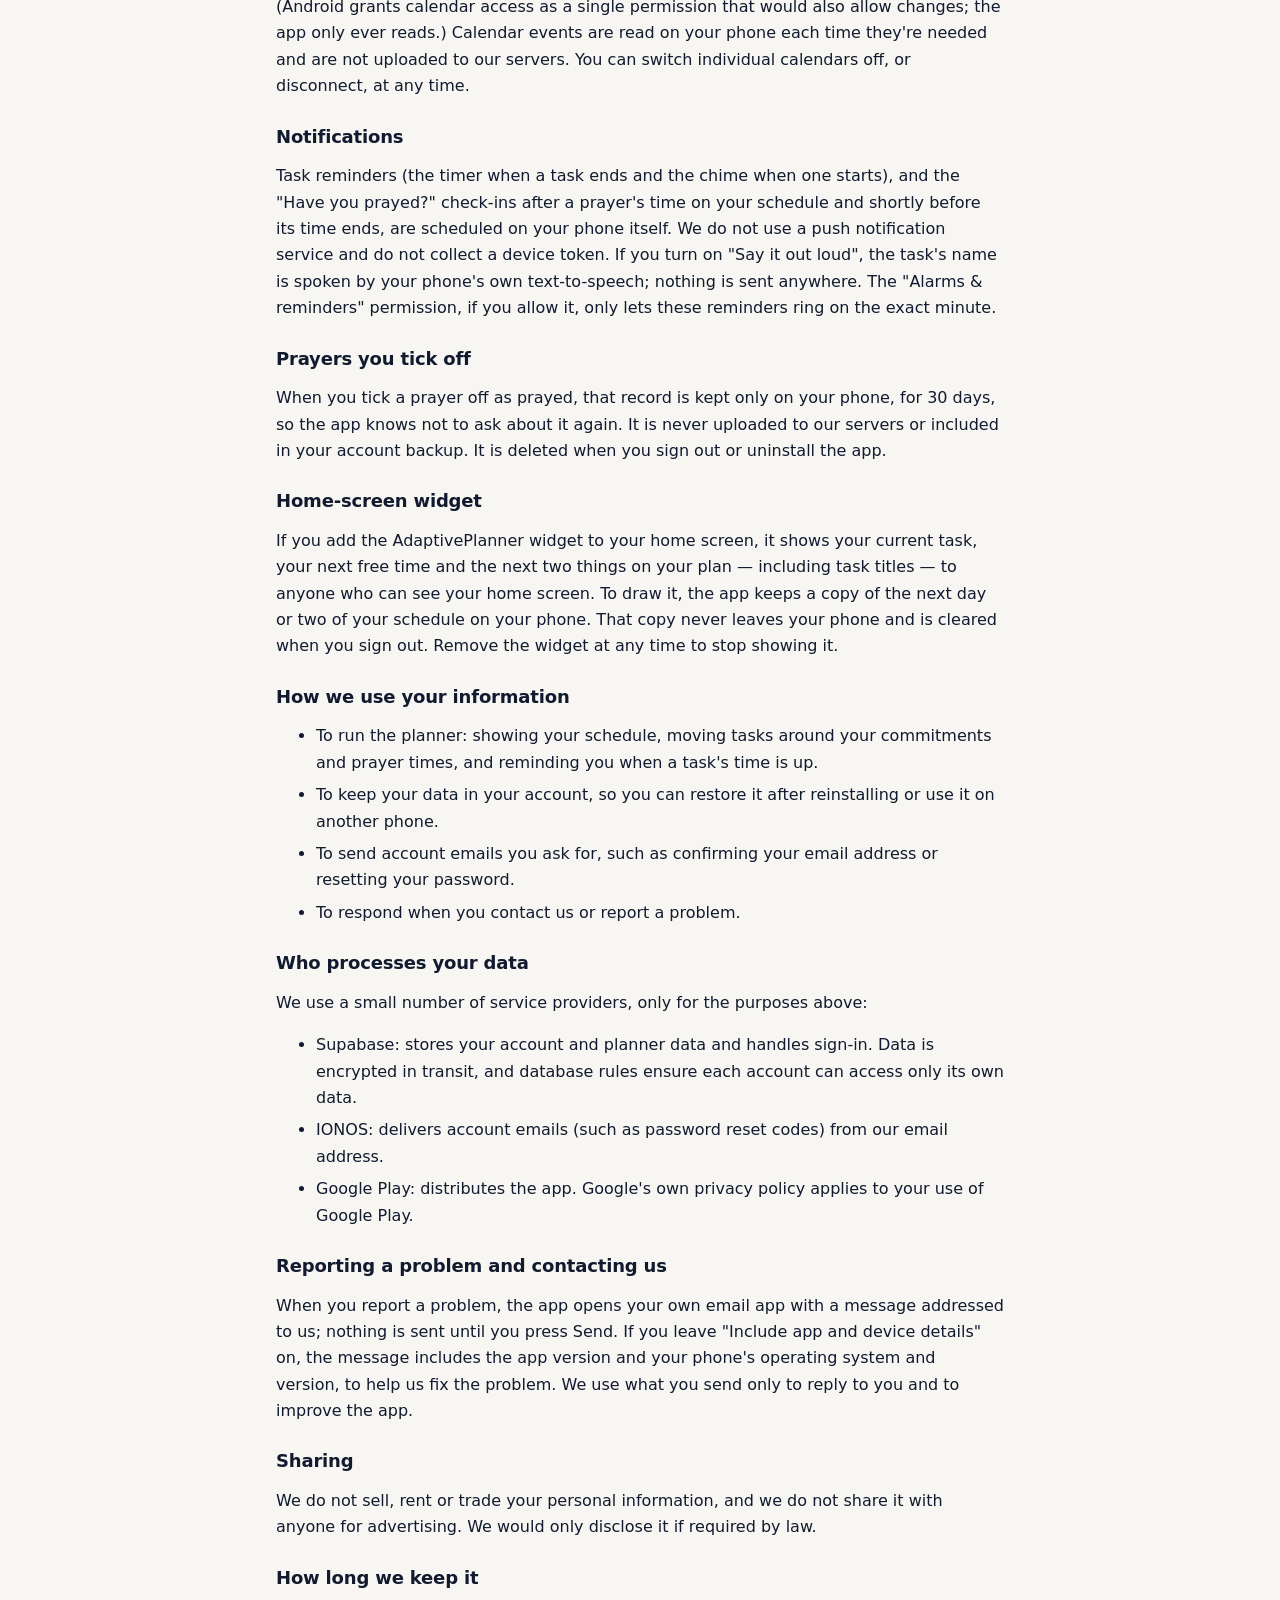
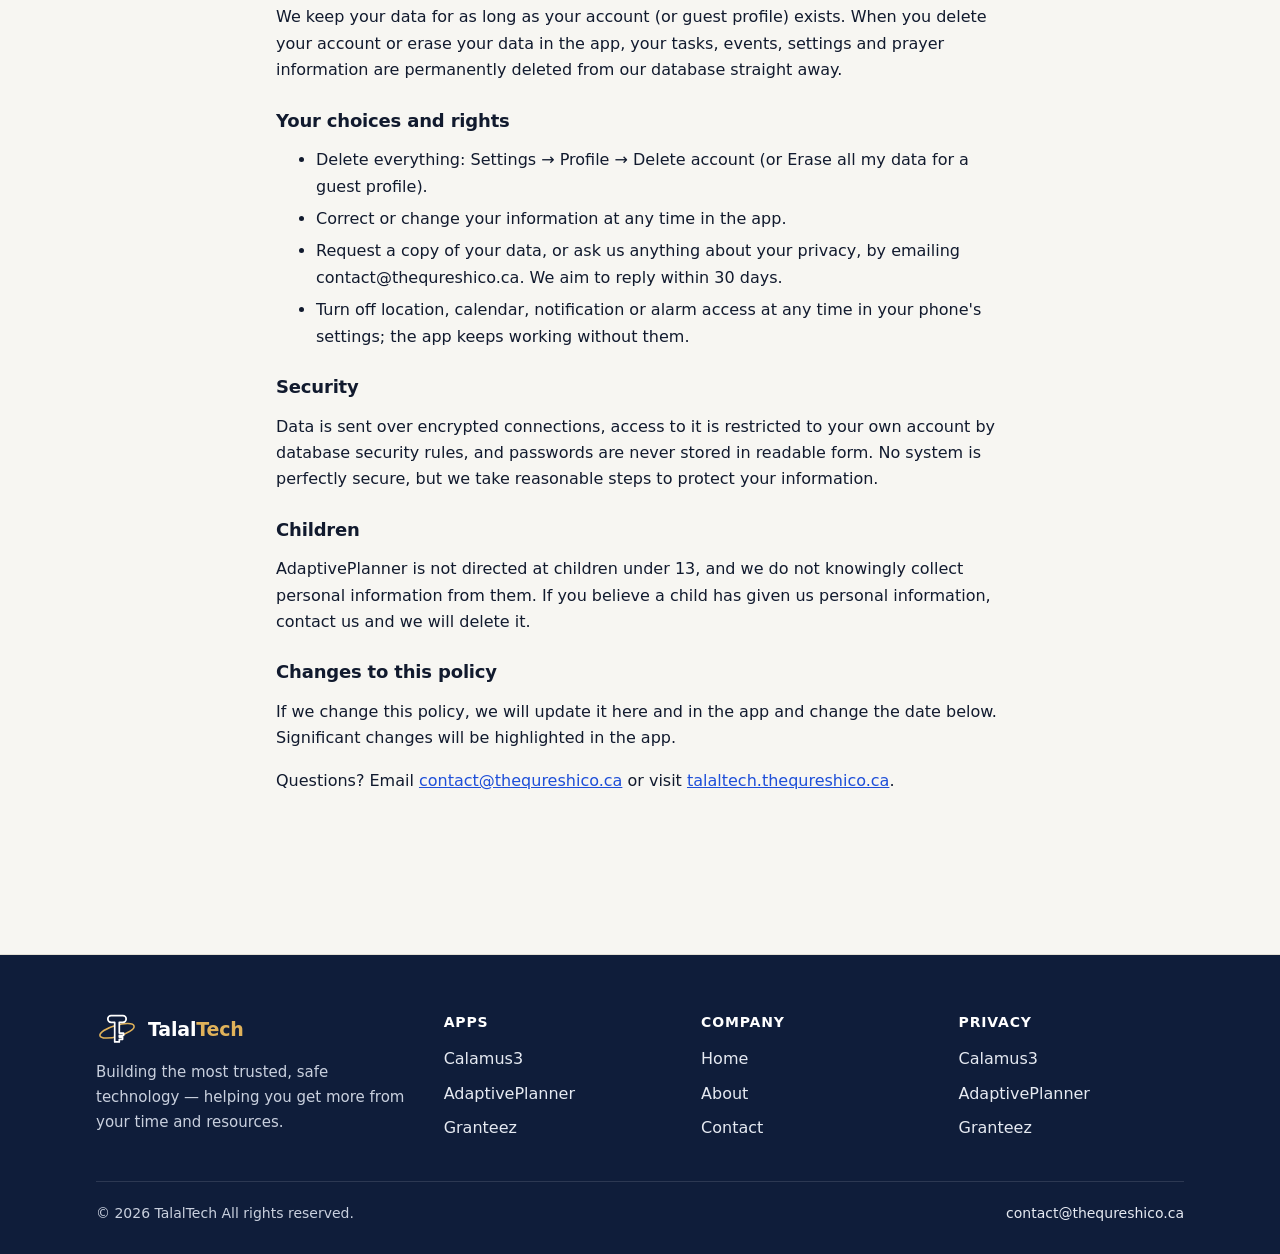
<file: adaptiveplanner/privacy/index.html>
<!doctype html>
<html lang="en">
<head>
<meta charset="utf-8">
<meta name="viewport" content="width=device-width, initial-scale=1">
<title>AdaptivePlanner Privacy Policy — TalalTech</title>
<meta name="description" content="Privacy policy for AdaptivePlanner.">
<link rel="canonical" href="https://talaltalaltech.thequreshico.ca/adaptiveplanner/privacy/">
<meta property="og:title" content="AdaptivePlanner Privacy Policy — TalalTech">
<meta property="og:description" content="Privacy policy for AdaptivePlanner.">
<meta property="og:url" content="https://talaltalaltech.thequreshico.ca/adaptiveplanner/privacy/">
<meta name="theme-color" content="#0f1d3a">
<link rel="icon" href="/assets/img/favicon.svg" type="image/svg+xml">
<link rel="apple-touch-icon" href="/assets/img/apple-touch-icon.png">
<meta property="og:image" content="https://talaltalaltech.thequreshico.ca/assets/brand/icon-1024.png">
<link rel="stylesheet" href="/assets/site.css">
</head>
<body>
<a class="skip" href="#main">Skip to content</a>
<header class="site-header">
  <div class="wrap header-row">
    <a class="brand" href="/" aria-label="TalalTech — home">
      <svg class="brand-svg" viewBox="0 0 64 56" aria-hidden="true"><ellipse class="km-ring" cx="32" cy="30" rx="27" ry="8.5" fill="none" stroke-width="2.4" transform="rotate(-16 32 30)"/><path class="km-key" d="M28.5 17H23a5 5 0 0 1 0-10h18a5 5 0 0 1 0 10h-5.5v16.5H42V37h-6.5v2.5h5V43h-5v4h-7z" stroke-width="2.6" stroke-linejoin="round"/></svg>
      <span class="brand-name">Talal<span class="brand-accent">Tech</span></span>
    </a>
    <button class="menu-toggle" aria-expanded="false" aria-controls="site-nav" aria-label="Menu"><svg viewBox="0 0 24 24" aria-hidden="true"><path d="M4 7h16M4 12h16M4 17h16" stroke="currentColor" stroke-width="2" stroke-linecap="round"/></svg></button>
    <nav id="site-nav" class="nav" aria-label="Main">
      <a href="/">Home</a>
      <div class="drop">
        <button class="drop-btn is-current" aria-expanded="false" aria-controls="apps-menu">Apps <svg class="chev" viewBox="0 0 12 12" aria-hidden="true"><path d="M2 4l4 4 4-4" fill="none" stroke="currentColor" stroke-width="1.8" stroke-linecap="round" stroke-linejoin="round"/></svg></button>
        <ul id="apps-menu" class="drop-menu"><li><a href="/calamus3/"><img class="app-icon " src="/assets/img/calamus3.png" alt="" width="96" height="96"><div><strong>Calamus3</strong><span>Private messaging, end-to-end encrypted.</span></div></a></li><li><a href="/adaptiveplanner/"><img class="app-icon " src="/assets/img/adaptiveplanner.png" alt="" width="96" height="96"><div><strong>AdaptivePlanner</strong><span>A planner that reorganizes itself when plans change.</span></div></a></li><li><a href="/granteez/"><span class="app-icon mono " aria-hidden="true">G</span><div><strong>Granteez</strong><span>Grant funding, without the guesswork.</span></div></a></li></ul>
      </div>
      <a href="/about/">About</a>
      <a href="/contact/">Contact</a>
    </nav>
  </div>
</header>
<main id="main">
<section class="page-head">
  <div class="wrap">
    <p class="crumbs"><a href="/">Home</a> / <a href="/adaptiveplanner/">AdaptivePlanner</a> / Privacy Policy</p>
    <h1>AdaptivePlanner Privacy Policy</h1>
  </div>
</section>
<section class="section">
  <div class="wrap prose policy">  <p class="policy-date">Effective 3 October 2026</p>
  <section>
    <h3>Who we are</h3>
    <p>AdaptivePlanner is made by TalalTech (talaltech.thequreshico.ca). This policy explains what information the app collects, why, where it is kept, and the choices you have. If you have any questions, email us at contact@thequreshico.ca.</p>
  </section>
  <section>
    <h3>The short version</h3>
    <ul>
      <li>You can use the app without an account. Creating one is optional and only needed to back up your data or use it on another phone.</li>
      <li>We collect only what the app needs to plan your day. We do not sell your data, show ads, or use analytics or tracking tools.</li>
      <li>Events from your phone's calendars are read on your phone and never uploaded to us.</li>
      <li>You can delete your account and all of your data from inside the app at any time.</li>
    </ul>
  </section>
  <section>
    <h3>Information we collect</h3>
    <p>Depending on how you use the app, we store the following:</p>
    <ul>
      <li>Account: a randomly generated guest ID when you first open the app. If you create an account, your email address and password (the password is stored only in encrypted, hashed form by our authentication provider).</li>
      <li>Your planner: the tasks you create (title, duration, energy level, times, due dates, which tasks depend on others, whether they are flexible, how they repeat, when they were paused or ran over, and whether they are done or missed) and any events you add in the app.</li>
      <li>Your settings: working hours, time format, first day of the week, appearance (light or dark), and similar preferences.</li>
      <li>Religious observance settings, if you choose to set them: your religion and denomination or school of thought, prayer calculation method, the location used to calculate prayer times, how dates are displayed, and any prayer you move to a later time on a particular day. This can reveal your religious beliefs, so it is used only to show and protect your prayer or worship times and is never shared.</li>
    </ul>
  </section>
  <section>
    <h3>Location</h3>
    <p>The app asks for your location only when you tap "Use my location" in Settings, to calculate prayer times. We store the resulting latitude and longitude in your settings; we do not track your location in the background or keep a location history. You can type coordinates instead, or change them at any time.</p>
  </section>
  <section>
    <h3>Your phone's calendars</h3>
    <p>If you connect your calendars in Settings, the app reads events from the calendars on your phone (for example Google, Outlook or Samsung calendars) so your meetings can block time in your schedule. This is read-only: the app never changes your calendars. (Android grants calendar access as a single permission that would also allow changes; the app only ever reads.) Calendar events are read on your phone each time they're needed and are not uploaded to our servers. You can switch individual calendars off, or disconnect, at any time.</p>
  </section>
  <section>
    <h3>Notifications</h3>
    <p>Task reminders (the timer when a task ends and the chime when one starts), and the "Have you prayed?" check-ins after a prayer's time on your schedule and shortly before its time ends, are scheduled on your phone itself. We do not use a push notification service and do not collect a device token. If you turn on "Say it out loud", the task's name is spoken by your phone's own text-to-speech; nothing is sent anywhere. The "Alarms &amp; reminders" permission, if you allow it, only lets these reminders ring on the exact minute.</p>
  </section>
  <section>
    <h3>Prayers you tick off</h3>
    <p>When you tick a prayer off as prayed, that record is kept only on your phone, for 30 days, so the app knows not to ask about it again. It is never uploaded to our servers or included in your account backup. It is deleted when you sign out or uninstall the app.</p>
  </section>
  <section>
    <h3>Home-screen widget</h3>
    <p>If you add the AdaptivePlanner widget to your home screen, it shows your current task, your next free time and the next two things on your plan — including task titles — to anyone who can see your home screen. To draw it, the app keeps a copy of the next day or two of your schedule on your phone. That copy never leaves your phone and is cleared when you sign out. Remove the widget at any time to stop showing it.</p>
  </section>
  <section>
    <h3>How we use your information</h3>
    <ul>
      <li>To run the planner: showing your schedule, moving tasks around your commitments and prayer times, and reminding you when a task's time is up.</li>
      <li>To keep your data in your account, so you can restore it after reinstalling or use it on another phone.</li>
      <li>To send account emails you ask for, such as confirming your email address or resetting your password.</li>
      <li>To respond when you contact us or report a problem.</li>
    </ul>
  </section>
  <section>
    <h3>Who processes your data</h3>
    <p>We use a small number of service providers, only for the purposes above:</p>
    <ul>
      <li>Supabase: stores your account and planner data and handles sign-in. Data is encrypted in transit, and database rules ensure each account can access only its own data.</li>
      <li>IONOS: delivers account emails (such as password reset codes) from our email address.</li>
      <li>Google Play: distributes the app. Google's own privacy policy applies to your use of Google Play.</li>
    </ul>
  </section>
  <section>
    <h3>Reporting a problem and contacting us</h3>
    <p>When you report a problem, the app opens your own email app with a message addressed to us; nothing is sent until you press Send. If you leave "Include app and device details" on, the message includes the app version and your phone's operating system and version, to help us fix the problem. We use what you send only to reply to you and to improve the app.</p>
  </section>
  <section>
    <h3>Sharing</h3>
    <p>We do not sell, rent or trade your personal information, and we do not share it with anyone for advertising. We would only disclose it if required by law.</p>
  </section>
  <section>
    <h3>How long we keep it</h3>
    <p>We keep your data for as long as your account (or guest profile) exists. When you delete your account or erase your data in the app, your tasks, events, settings and prayer information are permanently deleted from our database straight away.</p>
  </section>
  <section>
    <h3>Your choices and rights</h3>
    <ul>
      <li>Delete everything: Settings → Profile → Delete account (or Erase all my data for a guest profile).</li>
      <li>Correct or change your information at any time in the app.</li>
      <li>Request a copy of your data, or ask us anything about your privacy, by emailing contact@thequreshico.ca. We aim to reply within 30 days.</li>
      <li>Turn off location, calendar, notification or alarm access at any time in your phone's settings; the app keeps working without them.</li>
    </ul>
  </section>
  <section>
    <h3>Security</h3>
    <p>Data is sent over encrypted connections, access to it is restricted to your own account by database security rules, and passwords are never stored in readable form. No system is perfectly secure, but we take reasonable steps to protect your information.</p>
  </section>
  <section>
    <h3>Children</h3>
    <p>AdaptivePlanner is not directed at children under 13, and we do not knowingly collect personal information from them. If you believe a child has given us personal information, contact us and we will delete it.</p>
  </section>
  <section>
    <h3>Changes to this policy</h3>
    <p>If we change this policy, we will update it here and in the app and change the date below. Significant changes will be highlighted in the app.</p>
  </section>
  <p>Questions? Email <a href="mailto:contact@thequreshico.ca">contact@thequreshico.ca</a> or visit <a href="https://talaltech.thequreshico.ca">talaltech.thequreshico.ca</a>.</p>
</div>
</section>
</main>
<footer class="site-footer">
  <div class="wrap">
    <div class="foot-grid">
      <div class="foot-brand">
        <a class="brand" href="/"><svg class="brand-svg" viewBox="0 0 64 56" aria-hidden="true"><ellipse class="km-ring" cx="32" cy="30" rx="27" ry="8.5" fill="none" stroke-width="2.4" transform="rotate(-16 32 30)"/><path class="km-key" d="M28.5 17H23a5 5 0 0 1 0-10h18a5 5 0 0 1 0 10h-5.5v16.5H42V37h-6.5v2.5h5V43h-5v4h-7z" stroke-width="2.6" stroke-linejoin="round"/></svg><span class="brand-name">Talal<span class="brand-accent">Tech</span></span></a>
        <p>Building the most trusted, safe technology — helping you get more from your time and resources.</p>
      </div>
      <div><h4>Apps</h4><ul><li><a href="/calamus3/">Calamus3</a></li><li><a href="/adaptiveplanner/">AdaptivePlanner</a></li><li><a href="/granteez/">Granteez</a></li></ul></div>
      <div><h4>Company</h4><ul><li><a href="/">Home</a></li><li><a href="/about/">About</a></li><li><a href="/contact/">Contact</a></li></ul></div>
      <div><h4>Privacy</h4><ul><li><a href="/calamus3/privacy/">Calamus3</a></li><li><a href="/adaptiveplanner/privacy/">AdaptivePlanner</a></li><li><a href="/granteez/#privacy">Granteez</a></li></ul></div>
    </div>
    <div class="foot-bottom"><span>© 2026 TalalTech All rights reserved.</span><a href="mailto:contact@thequreshico.ca">contact@thequreshico.ca</a></div>
  </div>
</footer>
<script src="/assets/site.js"></script>
</body>
</html>
</file>
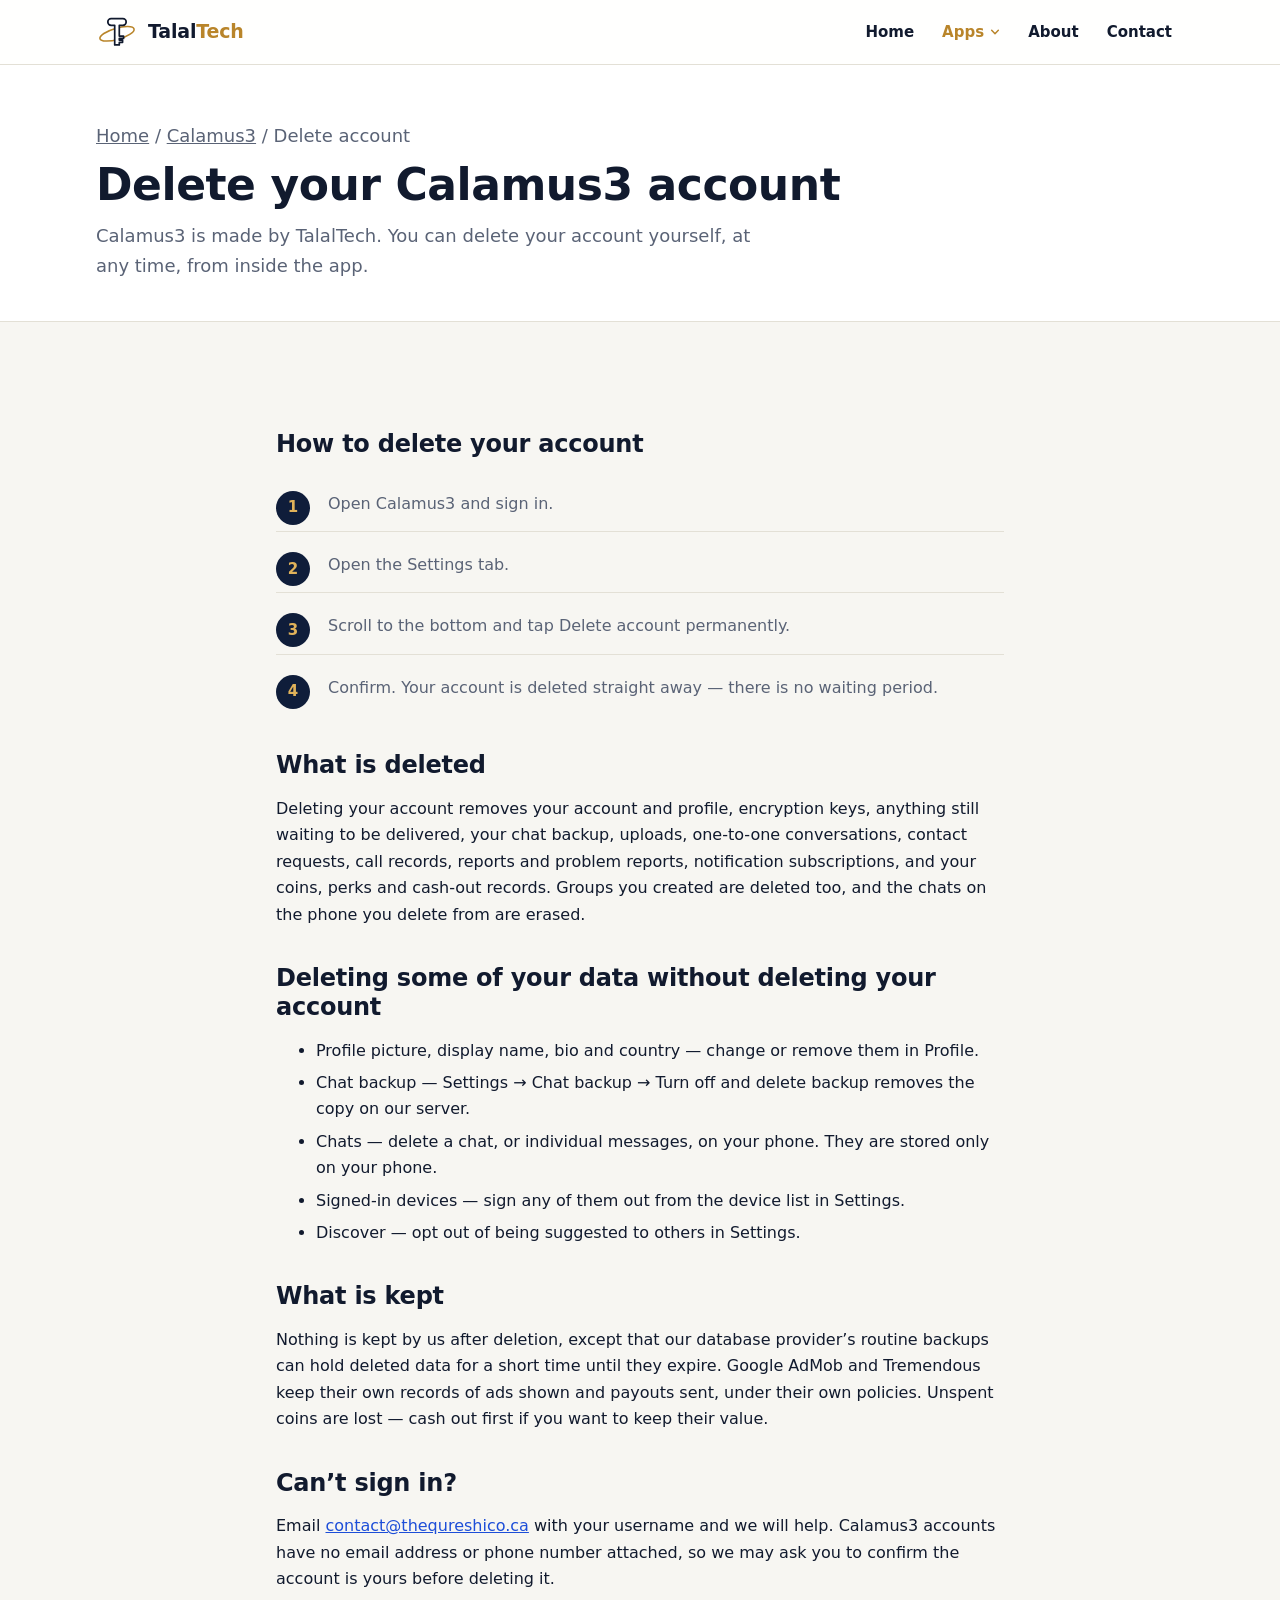
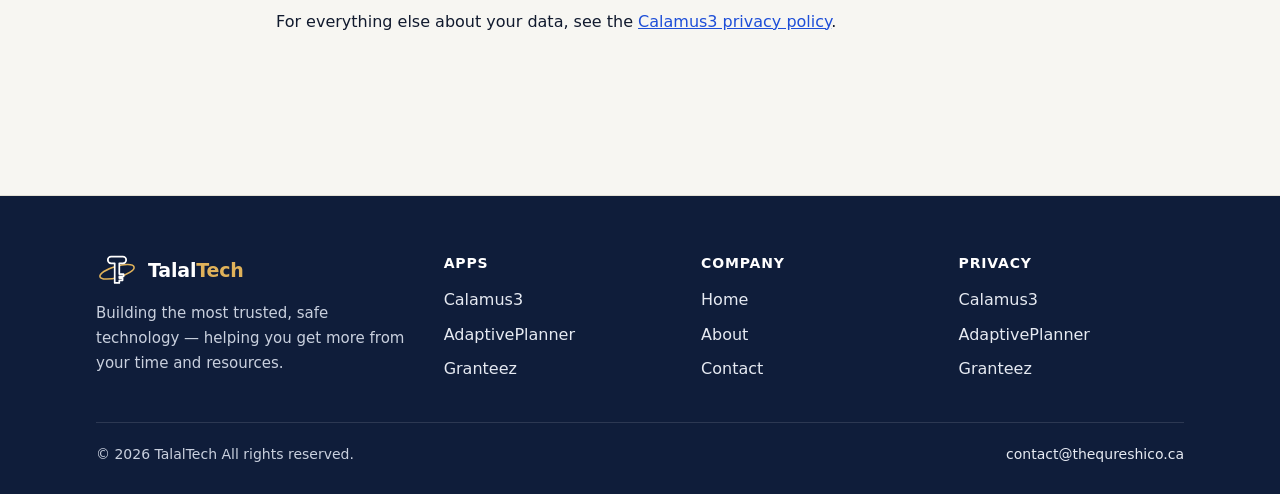
<file: calamus3/delete-account/index.html>
<!doctype html>
<html lang="en">
<head>
<meta charset="utf-8">
<meta name="viewport" content="width=device-width, initial-scale=1">
<title>Delete your Calamus3 account — TalalTech</title>
<meta name="description" content="How to delete your Calamus3 account and what is deleted.">
<link rel="canonical" href="https://talaltalaltech.thequreshico.ca/calamus3/delete-account/">
<meta property="og:title" content="Delete your Calamus3 account — TalalTech">
<meta property="og:description" content="How to delete your Calamus3 account and what is deleted.">
<meta property="og:url" content="https://talaltalaltech.thequreshico.ca/calamus3/delete-account/">
<meta name="theme-color" content="#0f1d3a">
<link rel="icon" href="/assets/img/favicon.svg" type="image/svg+xml">
<link rel="apple-touch-icon" href="/assets/img/apple-touch-icon.png">
<meta property="og:image" content="https://talaltalaltech.thequreshico.ca/assets/brand/icon-1024.png">
<link rel="stylesheet" href="/assets/site.css">
</head>
<body>
<a class="skip" href="#main">Skip to content</a>
<header class="site-header">
  <div class="wrap header-row">
    <a class="brand" href="/" aria-label="TalalTech — home">
      <svg class="brand-svg" viewBox="0 0 64 56" aria-hidden="true"><ellipse class="km-ring" cx="32" cy="30" rx="27" ry="8.5" fill="none" stroke-width="2.4" transform="rotate(-16 32 30)"/><path class="km-key" d="M28.5 17H23a5 5 0 0 1 0-10h18a5 5 0 0 1 0 10h-5.5v16.5H42V37h-6.5v2.5h5V43h-5v4h-7z" stroke-width="2.6" stroke-linejoin="round"/></svg>
      <span class="brand-name">Talal<span class="brand-accent">Tech</span></span>
    </a>
    <button class="menu-toggle" aria-expanded="false" aria-controls="site-nav" aria-label="Menu"><svg viewBox="0 0 24 24" aria-hidden="true"><path d="M4 7h16M4 12h16M4 17h16" stroke="currentColor" stroke-width="2" stroke-linecap="round"/></svg></button>
    <nav id="site-nav" class="nav" aria-label="Main">
      <a href="/">Home</a>
      <div class="drop">
        <button class="drop-btn is-current" aria-expanded="false" aria-controls="apps-menu">Apps <svg class="chev" viewBox="0 0 12 12" aria-hidden="true"><path d="M2 4l4 4 4-4" fill="none" stroke="currentColor" stroke-width="1.8" stroke-linecap="round" stroke-linejoin="round"/></svg></button>
        <ul id="apps-menu" class="drop-menu"><li><a href="/calamus3/"><img class="app-icon " src="/assets/img/calamus3.png" alt="" width="96" height="96"><div><strong>Calamus3</strong><span>Private messaging, end-to-end encrypted.</span></div></a></li><li><a href="/adaptiveplanner/"><img class="app-icon " src="/assets/img/adaptiveplanner.png" alt="" width="96" height="96"><div><strong>AdaptivePlanner</strong><span>A planner that reorganizes itself when plans change.</span></div></a></li><li><a href="/granteez/"><span class="app-icon mono " aria-hidden="true">G</span><div><strong>Granteez</strong><span>Grant funding, without the guesswork.</span></div></a></li></ul>
      </div>
      <a href="/about/">About</a>
      <a href="/contact/">Contact</a>
    </nav>
  </div>
</header>
<main id="main">
<section class="page-head">
  <div class="wrap">
    <p class="crumbs"><a href="/">Home</a> / <a href="/calamus3/">Calamus3</a> / Delete account</p>
    <h1>Delete your Calamus3 account</h1>
    <p>Calamus3 is made by TalalTech. You can delete your account yourself, at any time, from inside the app.</p>
  </div>
</section>
<section class="section">
  <div class="wrap prose">
    <h2>How to delete your account</h2>
    <ol class="steps"><li><span>Open Calamus3 and sign in.</span></li><li><span>Open the Settings tab.</span></li><li><span>Scroll to the bottom and tap Delete account permanently.</span></li><li><span>Confirm. Your account is deleted straight away — there is no waiting period.</span></li></ol>
    <h2>What is deleted</h2>
    <p>Deleting your account removes your account and profile, encryption keys, anything still waiting to be delivered, your chat backup, uploads, one-to-one conversations, contact requests, call records, reports and problem reports, notification subscriptions, and your coins, perks and cash-out records. Groups you created are deleted too, and the chats on the phone you delete from are erased.</p>
    <h2>Deleting some of your data without deleting your account</h2>
    <ul><li>Profile picture, display name, bio and country — change or remove them in Profile.</li><li>Chat backup — Settings → Chat backup → Turn off and delete backup removes the copy on our server.</li><li>Chats — delete a chat, or individual messages, on your phone. They are stored only on your phone.</li><li>Signed-in devices — sign any of them out from the device list in Settings.</li><li>Discover — opt out of being suggested to others in Settings.</li></ul>
    <h2>What is kept</h2>
    <p>Nothing is kept by us after deletion, except that our database provider’s routine backups can hold deleted data for a short time until they expire. Google AdMob and Tremendous keep their own records of ads shown and payouts sent, under their own policies. Unspent coins are lost — cash out first if you want to keep their value.</p>
    <h2>Can’t sign in?</h2>
    <p>Email <a href="mailto:contact@thequreshico.ca?subject=Calamus3%20account%20deletion">contact@thequreshico.ca</a> with your username and we will help. Calamus3 accounts have no email address or phone number attached, so we may ask you to confirm the account is yours before deleting it.</p>
    <p>For everything else about your data, see the <a href="/calamus3/privacy/">Calamus3 privacy policy</a>.</p>
  </div>
</section>
</main>
<footer class="site-footer">
  <div class="wrap">
    <div class="foot-grid">
      <div class="foot-brand">
        <a class="brand" href="/"><svg class="brand-svg" viewBox="0 0 64 56" aria-hidden="true"><ellipse class="km-ring" cx="32" cy="30" rx="27" ry="8.5" fill="none" stroke-width="2.4" transform="rotate(-16 32 30)"/><path class="km-key" d="M28.5 17H23a5 5 0 0 1 0-10h18a5 5 0 0 1 0 10h-5.5v16.5H42V37h-6.5v2.5h5V43h-5v4h-7z" stroke-width="2.6" stroke-linejoin="round"/></svg><span class="brand-name">Talal<span class="brand-accent">Tech</span></span></a>
        <p>Building the most trusted, safe technology — helping you get more from your time and resources.</p>
      </div>
      <div><h4>Apps</h4><ul><li><a href="/calamus3/">Calamus3</a></li><li><a href="/adaptiveplanner/">AdaptivePlanner</a></li><li><a href="/granteez/">Granteez</a></li></ul></div>
      <div><h4>Company</h4><ul><li><a href="/">Home</a></li><li><a href="/about/">About</a></li><li><a href="/contact/">Contact</a></li></ul></div>
      <div><h4>Privacy</h4><ul><li><a href="/calamus3/privacy/">Calamus3</a></li><li><a href="/adaptiveplanner/privacy/">AdaptivePlanner</a></li><li><a href="/granteez/#privacy">Granteez</a></li></ul></div>
    </div>
    <div class="foot-bottom"><span>© 2026 TalalTech All rights reserved.</span><a href="mailto:contact@thequreshico.ca">contact@thequreshico.ca</a></div>
  </div>
</footer>
<script src="/assets/site.js"></script>
</body>
</html>
</file>
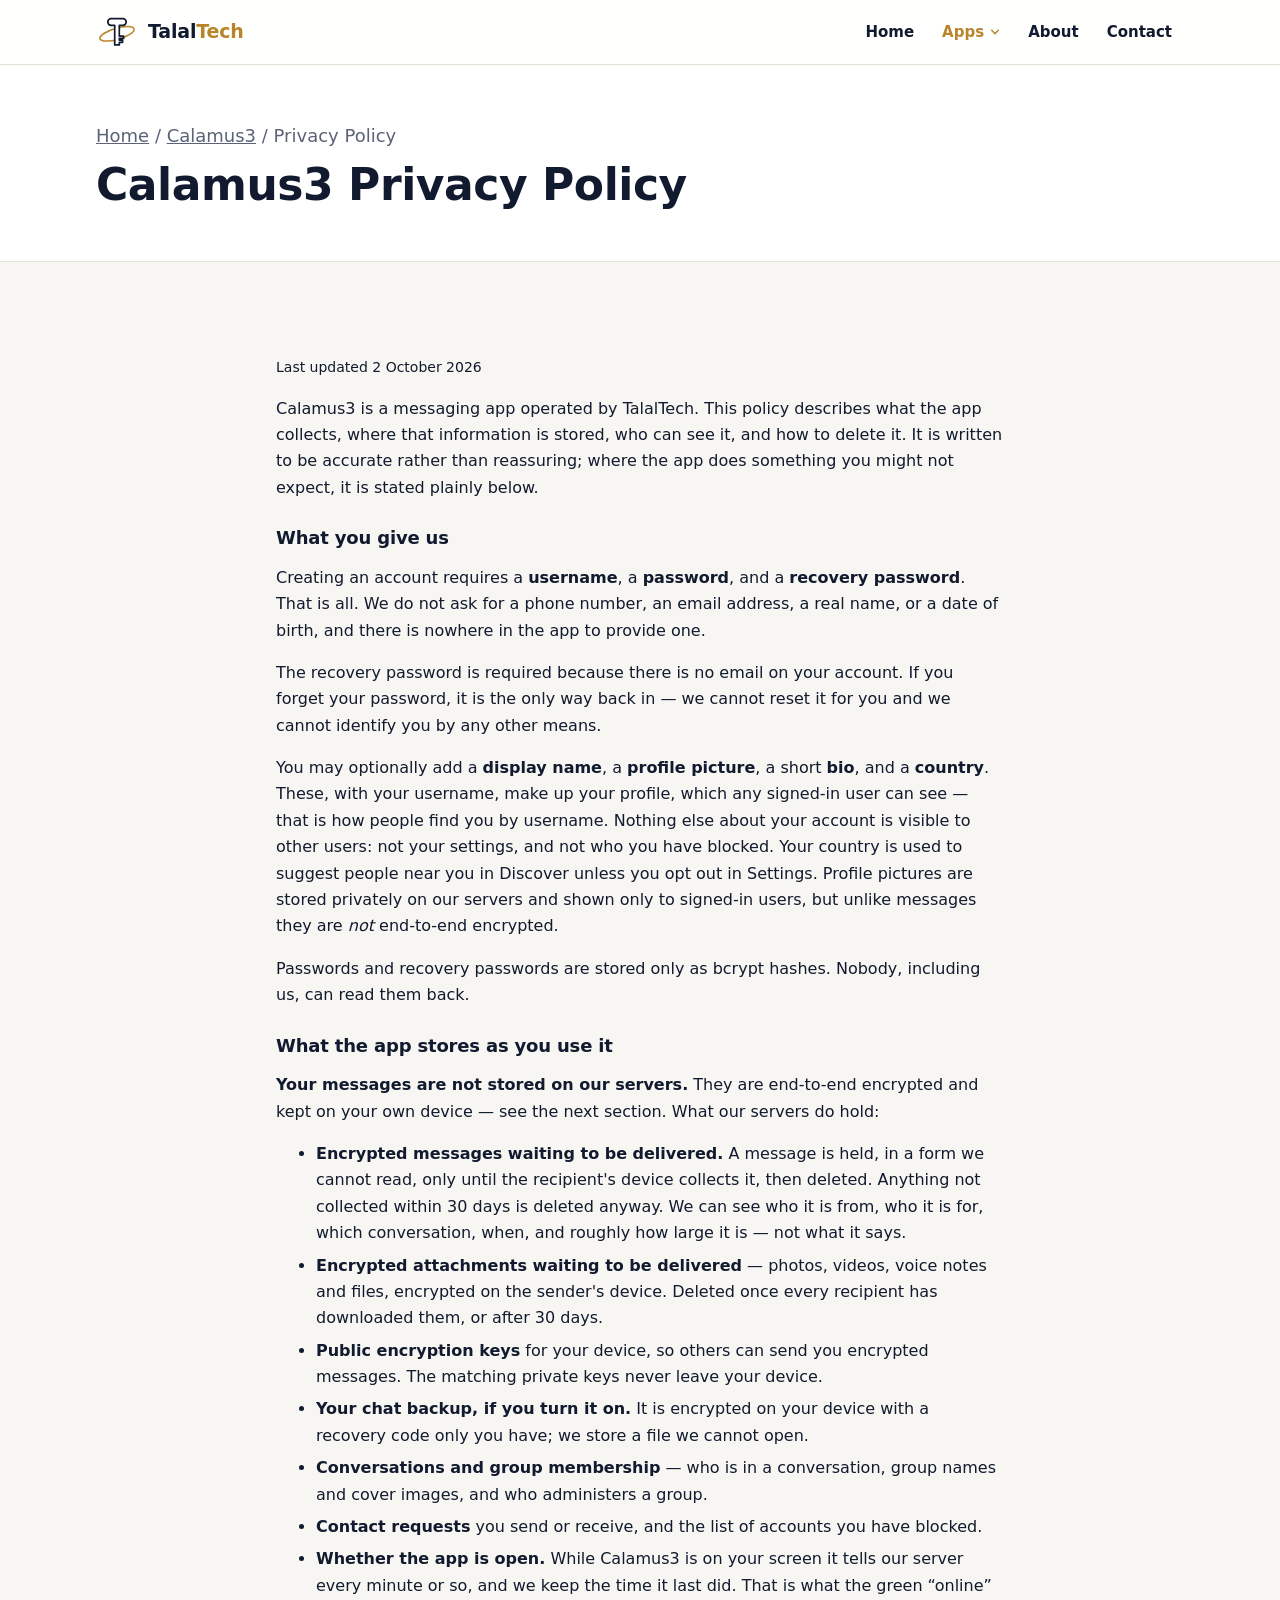
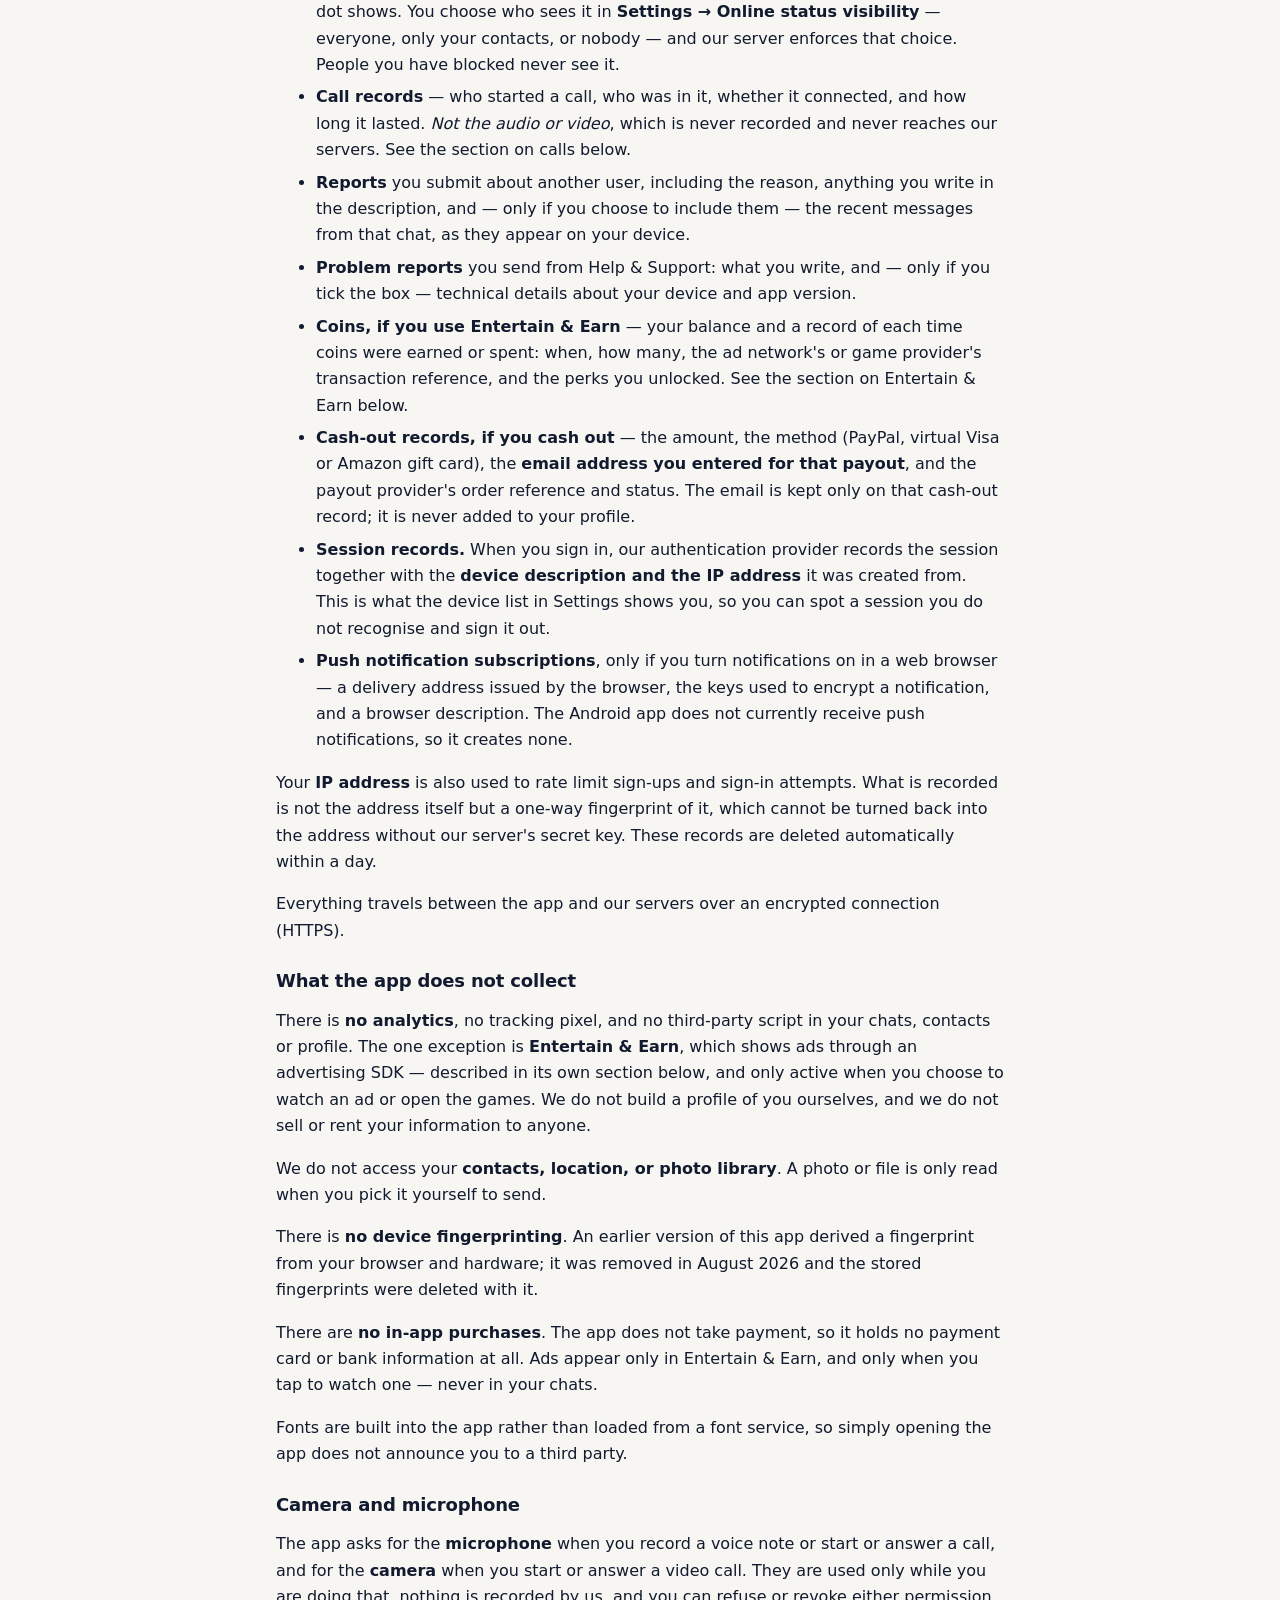
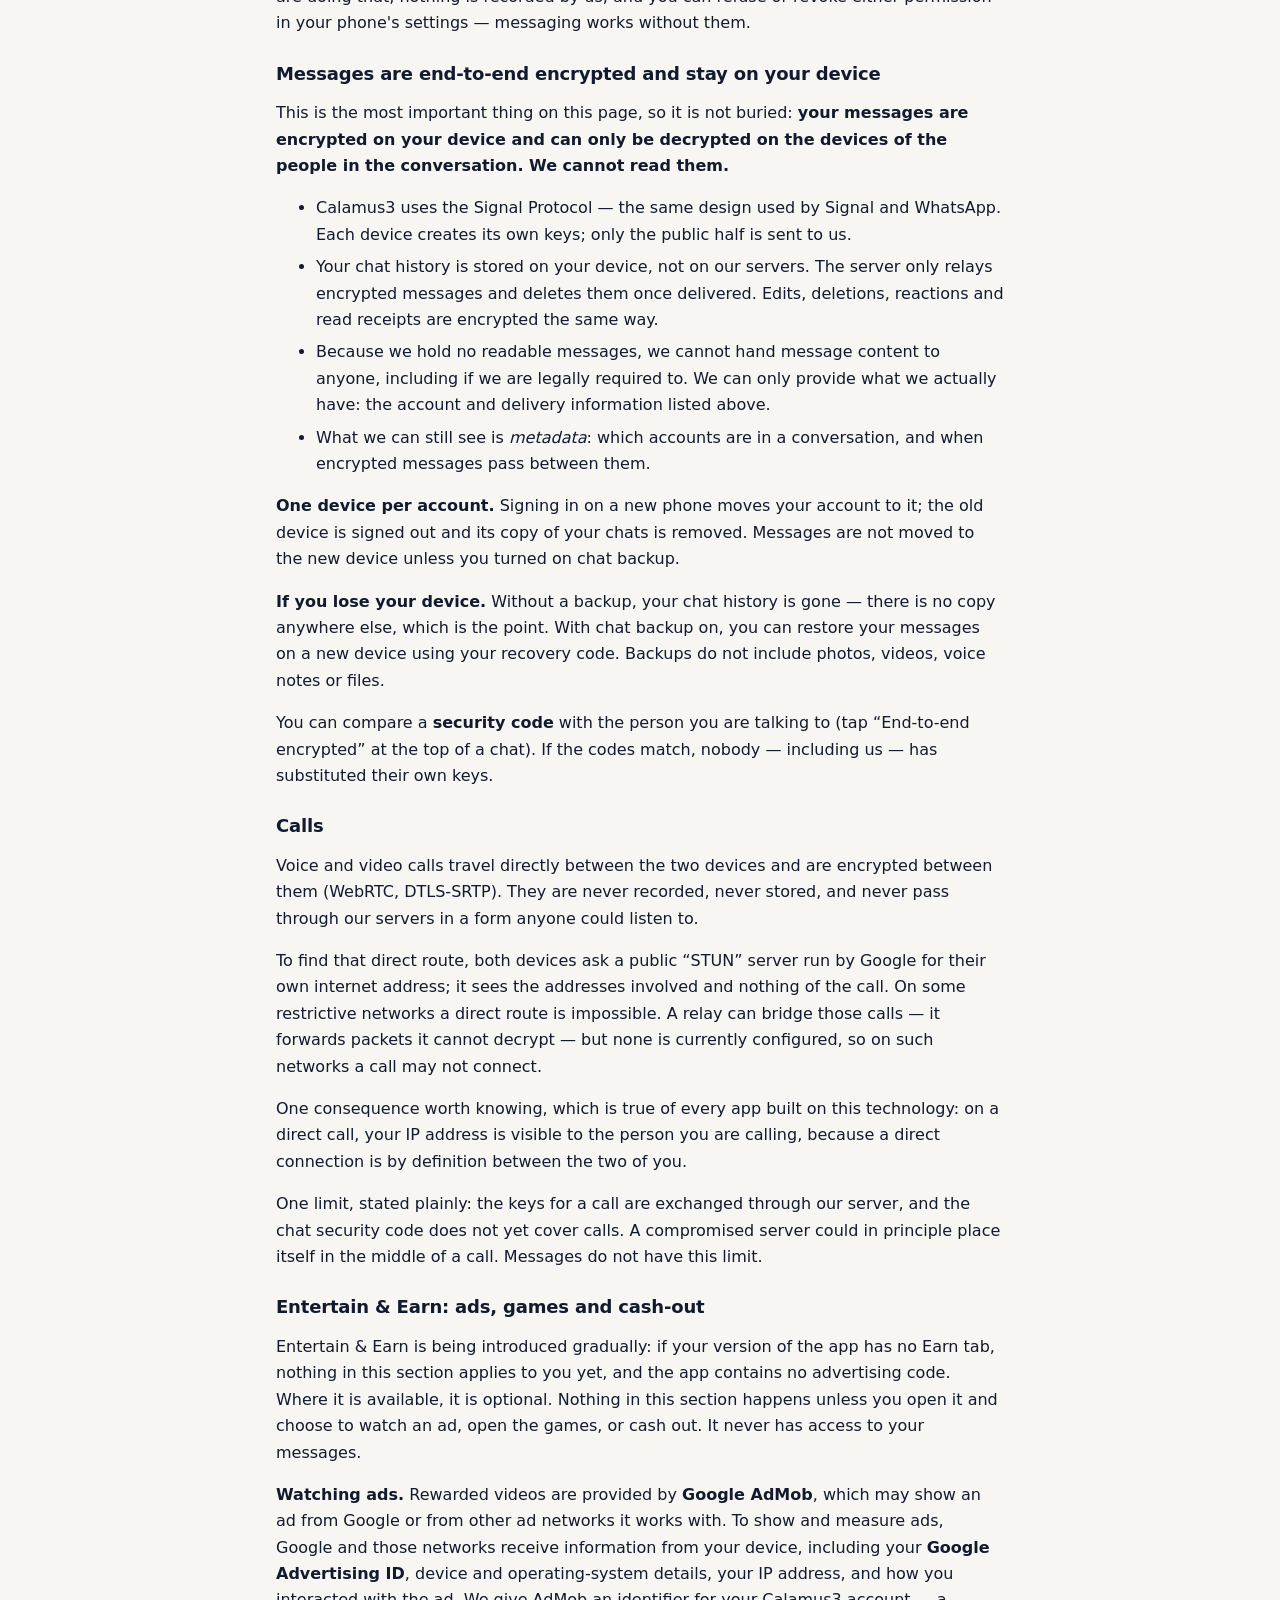
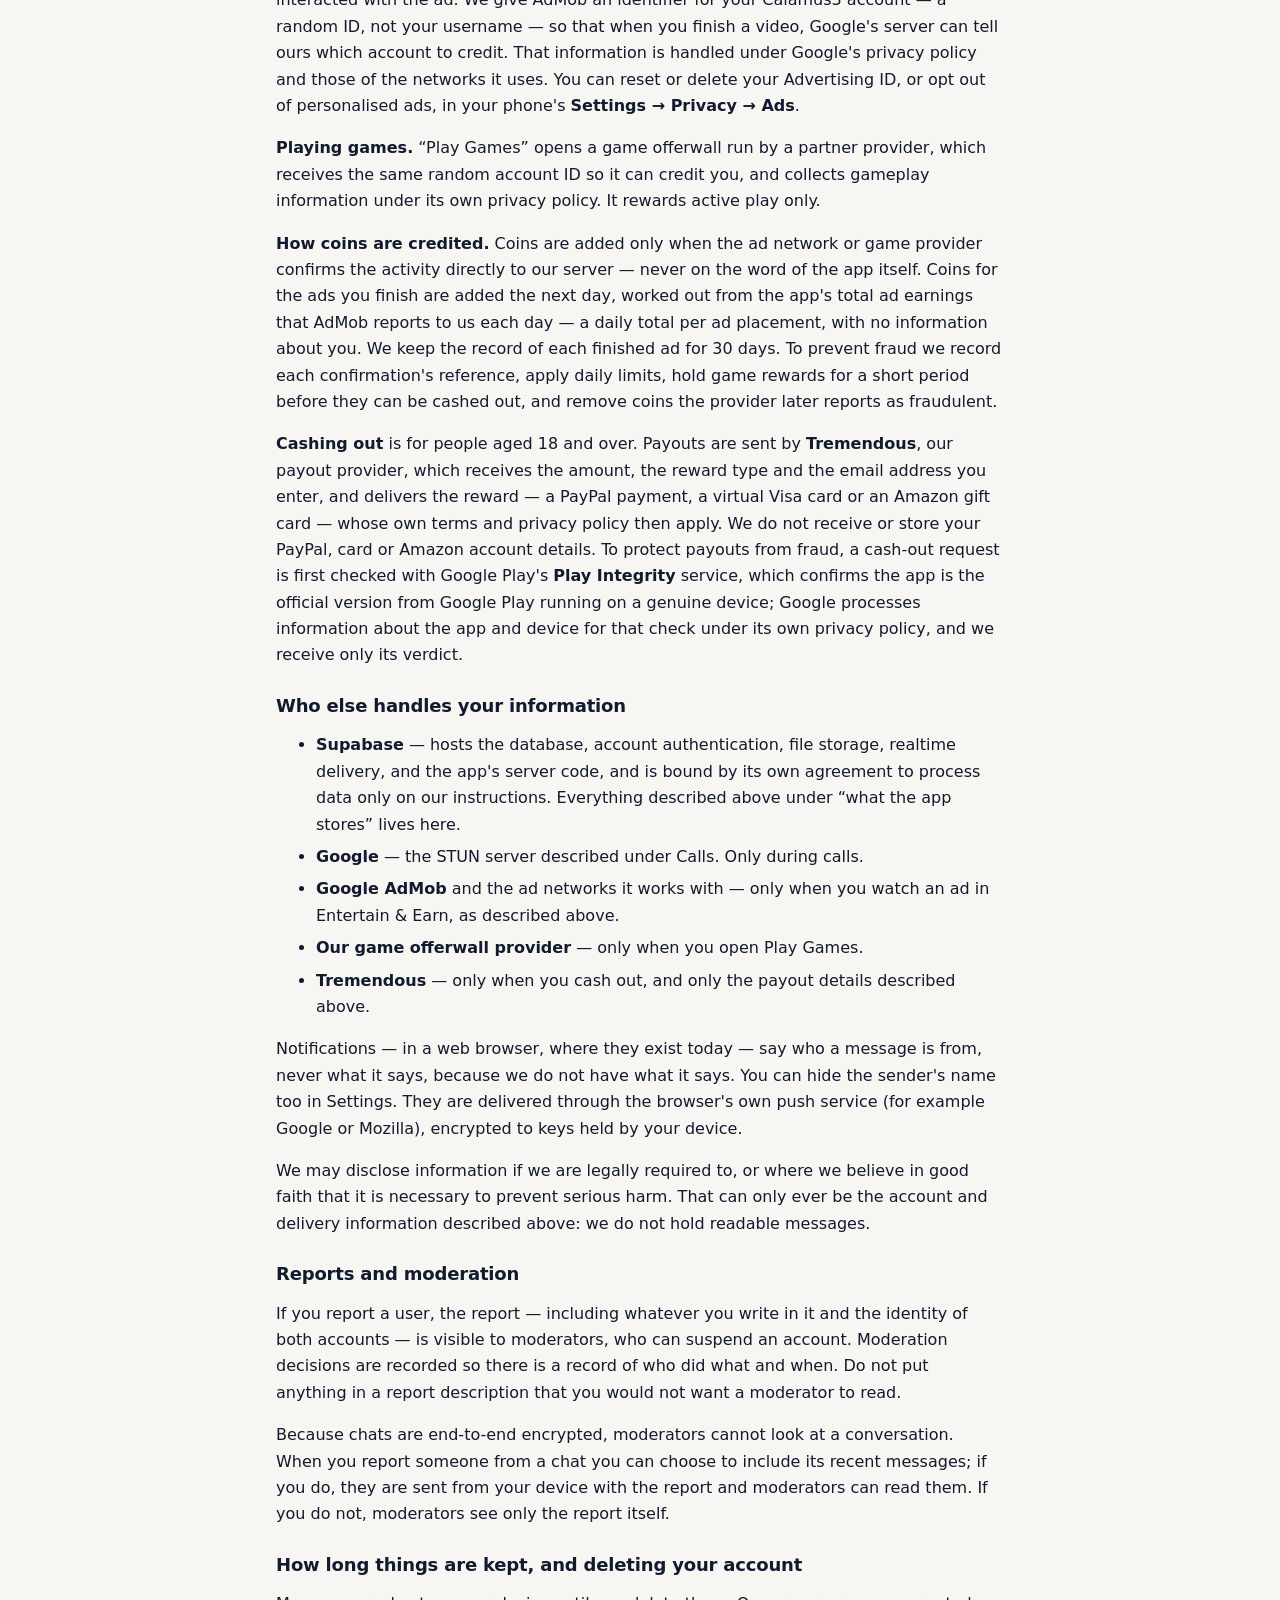
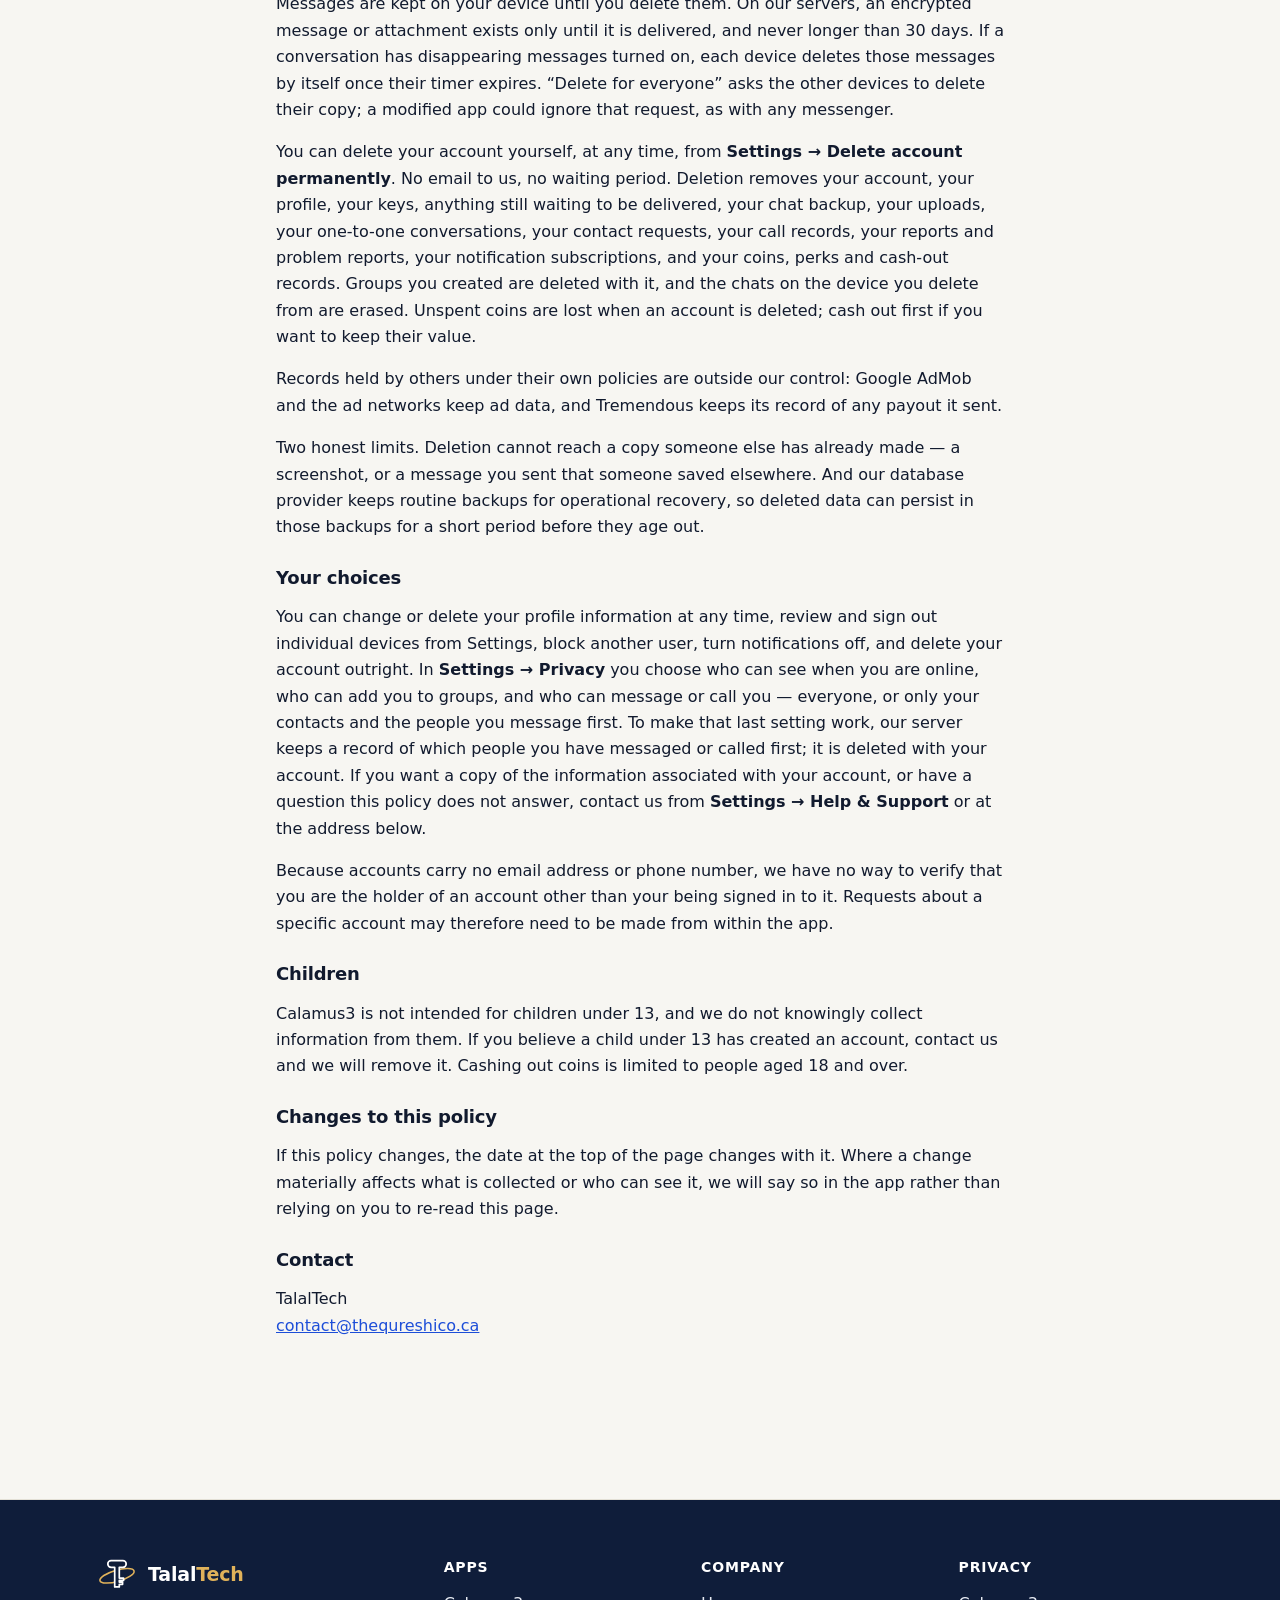
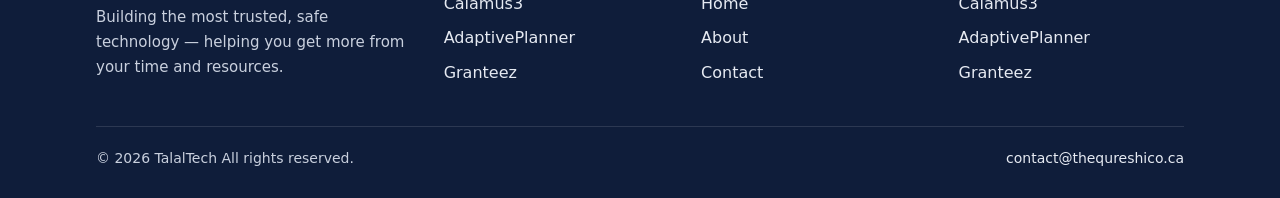
<file: calamus3/privacy/index.html>
<!doctype html>
<html lang="en">
<head>
<meta charset="utf-8">
<meta name="viewport" content="width=device-width, initial-scale=1">
<title>Calamus3 Privacy Policy — TalalTech</title>
<meta name="description" content="Privacy policy for Calamus3.">
<link rel="canonical" href="https://talaltalaltech.thequreshico.ca/calamus3/privacy/">
<meta property="og:title" content="Calamus3 Privacy Policy — TalalTech">
<meta property="og:description" content="Privacy policy for Calamus3.">
<meta property="og:url" content="https://talaltalaltech.thequreshico.ca/calamus3/privacy/">
<meta name="theme-color" content="#0f1d3a">
<link rel="icon" href="/assets/img/favicon.svg" type="image/svg+xml">
<link rel="apple-touch-icon" href="/assets/img/apple-touch-icon.png">
<meta property="og:image" content="https://talaltalaltech.thequreshico.ca/assets/brand/icon-1024.png">
<link rel="stylesheet" href="/assets/site.css">
</head>
<body>
<a class="skip" href="#main">Skip to content</a>
<header class="site-header">
  <div class="wrap header-row">
    <a class="brand" href="/" aria-label="TalalTech — home">
      <svg class="brand-svg" viewBox="0 0 64 56" aria-hidden="true"><ellipse class="km-ring" cx="32" cy="30" rx="27" ry="8.5" fill="none" stroke-width="2.4" transform="rotate(-16 32 30)"/><path class="km-key" d="M28.5 17H23a5 5 0 0 1 0-10h18a5 5 0 0 1 0 10h-5.5v16.5H42V37h-6.5v2.5h5V43h-5v4h-7z" stroke-width="2.6" stroke-linejoin="round"/></svg>
      <span class="brand-name">Talal<span class="brand-accent">Tech</span></span>
    </a>
    <button class="menu-toggle" aria-expanded="false" aria-controls="site-nav" aria-label="Menu"><svg viewBox="0 0 24 24" aria-hidden="true"><path d="M4 7h16M4 12h16M4 17h16" stroke="currentColor" stroke-width="2" stroke-linecap="round"/></svg></button>
    <nav id="site-nav" class="nav" aria-label="Main">
      <a href="/">Home</a>
      <div class="drop">
        <button class="drop-btn is-current" aria-expanded="false" aria-controls="apps-menu">Apps <svg class="chev" viewBox="0 0 12 12" aria-hidden="true"><path d="M2 4l4 4 4-4" fill="none" stroke="currentColor" stroke-width="1.8" stroke-linecap="round" stroke-linejoin="round"/></svg></button>
        <ul id="apps-menu" class="drop-menu"><li><a href="/calamus3/"><img class="app-icon " src="/assets/img/calamus3.png" alt="" width="96" height="96"><div><strong>Calamus3</strong><span>Private messaging, end-to-end encrypted.</span></div></a></li><li><a href="/adaptiveplanner/"><img class="app-icon " src="/assets/img/adaptiveplanner.png" alt="" width="96" height="96"><div><strong>AdaptivePlanner</strong><span>A planner that reorganizes itself when plans change.</span></div></a></li><li><a href="/granteez/"><span class="app-icon mono " aria-hidden="true">G</span><div><strong>Granteez</strong><span>Grant funding, without the guesswork.</span></div></a></li></ul>
      </div>
      <a href="/about/">About</a>
      <a href="/contact/">Contact</a>
    </nav>
  </div>
</header>
<main id="main">
<section class="page-head">
  <div class="wrap">
    <p class="crumbs"><a href="/">Home</a> / <a href="/calamus3/">Calamus3</a> / Privacy Policy</p>
    <h1>Calamus3 Privacy Policy</h1>
  </div>
</section>
<section class="section">
  <div class="wrap prose policy"><p class="policy-date">Last updated 2 October 2026</p><p>Calamus3 is a messaging app operated by TalalTech. This policy describes what the app collects, where that information is stored, who can see it, and how to delete it. It is written to be accurate rather than reassuring; where the app does something you might not expect, it is stated plainly below.</p><section id="what-you-give-us"><h3>What you give us</h3><p>Creating an account requires a <strong>username</strong>, a <strong>password</strong>, and a <strong>recovery password</strong>. That is all. We do not ask for a phone number, an email address, a real name, or a date of birth, and there is nowhere in the app to provide one.</p><p>The recovery password is required because there is no email on your account. If you forget your password, it is the only way back in — we cannot reset it for you and we cannot identify you by any other means.</p><p>You may optionally add a <strong>display name</strong>, a <strong>profile picture</strong>, a short <strong>bio</strong>, and a <strong>country</strong>. These, with your username, make up your profile, which any signed-in user can see — that is how people find you by username. Nothing else about your account is visible to other users: not your settings, and not who you have blocked. Your country is used to suggest people near you in Discover unless you opt out in Settings. Profile pictures are stored privately on our servers and shown only to signed-in users, but unlike messages they are <em>not</em> end-to-end encrypted.</p><p>Passwords and recovery passwords are stored only as bcrypt hashes. Nobody, including us, can read them back.</p></section><section id="what-the-app-stores"><h3>What the app stores as you use it</h3><p><strong>Your messages are not stored on our servers.</strong> They are end-to-end encrypted and kept on your own device — see the next section. What our servers do hold:</p><ul><li><strong>Encrypted messages waiting to be delivered.</strong> A message is held, in a form we cannot read, only until the recipient&#x27;s device collects it, then deleted. Anything not collected within 30 days is deleted anyway. We can see who it is from, who it is for, which conversation, when, and roughly how large it is — not what it says.</li><li><strong>Encrypted attachments waiting to be delivered</strong> — photos, videos, voice notes and files, encrypted on the sender&#x27;s device. Deleted once every recipient has downloaded them, or after 30 days.</li><li><strong>Public encryption keys</strong> for your device, so others can send you encrypted messages. The matching private keys never leave your device.</li><li><strong>Your chat backup, if you turn it on.</strong> It is encrypted on your device with a recovery code only you have; we store a file we cannot open.</li><li><strong>Conversations and group membership</strong> — who is in a conversation, group names and cover images, and who administers a group.</li><li><strong>Contact requests</strong> you send or receive, and the list of accounts you have blocked.</li><li><strong>Whether the app is open.</strong> While Calamus3 is on your screen it tells our server every minute or so, and we keep the time it last did. That is what the green “online” dot shows. You choose who sees it in <strong>Settings → Online status visibility</strong> — everyone, only your contacts, or nobody — and our server enforces that choice. People you have blocked never see it.</li><li><strong>Call records</strong> — who started a call, who was in it, whether it connected, and how long it lasted. <em>Not the audio or video</em>, which is never recorded and never reaches our servers. See the section on calls below.</li><li><strong>Reports</strong> you submit about another user, including the reason, anything you write in the description, and — only if you choose to include them — the recent messages from that chat, as they appear on your device.</li><li><strong>Problem reports</strong> you send from Help &amp; Support: what you write, and — only if you tick the box — technical details about your device and app version.</li><li><strong>Coins, if you use Entertain &amp; Earn</strong> — your balance and a record of each time coins were earned or spent: when, how many, the ad network&#x27;s or game provider&#x27;s transaction reference, and the perks you unlocked. See the section on Entertain &amp; Earn below.</li><li><strong>Cash-out records, if you cash out</strong> — the amount, the method (PayPal, virtual Visa or Amazon gift card), the <strong>email address you entered for that payout</strong>, and the payout provider&#x27;s order reference and status. The email is kept only on that cash-out record; it is never added to your profile.</li><li><strong>Session records.</strong> When you sign in, our authentication provider records the session together with the <strong>device description and the IP address</strong> it was created from. This is what the device list in Settings shows you, so you can spot a session you do not recognise and sign it out.</li><li><strong>Push notification subscriptions</strong>, only if you turn notifications on in a web browser — a delivery address issued by the browser, the keys used to encrypt a notification, and a browser description. The Android app does not currently receive push notifications, so it creates none.</li></ul><p>Your <strong>IP address</strong> is also used to rate limit sign-ups and sign-in attempts. What is recorded is not the address itself but a one-way fingerprint of it, which cannot be turned back into the address without our server&#x27;s secret key. These records are deleted automatically within a day.</p><p>Everything travels between the app and our servers over an encrypted connection (HTTPS).</p></section><section id="not-collected"><h3>What the app does not collect</h3><p>There is <strong>no analytics</strong>, no tracking pixel, and no third-party script in your chats, contacts or profile. The one exception is <strong>Entertain &amp; Earn</strong>, which shows ads through an advertising SDK — described in its own section below, and only active when you choose to watch an ad or open the games. We do not build a profile of you ourselves, and we do not sell or rent your information to anyone.</p><p>We do not access your <strong>contacts, location, or photo library</strong>. A photo or file is only read when you pick it yourself to send.</p><p>There is <strong>no device fingerprinting</strong>. An earlier version of this app derived a fingerprint from your browser and hardware; it was removed in August 2026 and the stored fingerprints were deleted with it.</p><p>There are <strong>no in-app purchases</strong>. The app does not take payment, so it holds no payment card or bank information at all. Ads appear only in Entertain &amp; Earn, and only when you tap to watch one — never in your chats.</p><p>Fonts are built into the app rather than loaded from a font service, so simply opening the app does not announce you to a third party.</p></section><section id="permissions"><h3>Camera and microphone</h3><p>The app asks for the <strong>microphone</strong> when you record a voice note or start or answer a call, and for the <strong>camera</strong> when you start or answer a video call. They are used only while you are doing that, nothing is recorded by us, and you can refuse or revoke either permission in your phone&#x27;s settings — messaging works without them.</p></section><section id="encryption"><h3>Messages are end-to-end encrypted and stay on your device</h3><p>This is the most important thing on this page, so it is not buried: <strong>your messages are encrypted on your device and can only be decrypted on the devices of the people in the conversation. We cannot read them.</strong></p><ul><li>Calamus3 uses the Signal Protocol — the same design used by Signal and WhatsApp. Each device creates its own keys; only the public half is sent to us.</li><li>Your chat history is stored on your device, not on our servers. The server only relays encrypted messages and deletes them once delivered. Edits, deletions, reactions and read receipts are encrypted the same way.</li><li>Because we hold no readable messages, we cannot hand message content to anyone, including if we are legally required to. We can only provide what we actually have: the account and delivery information listed above.</li><li>What we can still see is <em>metadata</em>: which accounts are in a conversation, and when encrypted messages pass between them.</li></ul><p><strong>One device per account.</strong> Signing in on a new phone moves your account to it; the old device is signed out and its copy of your chats is removed. Messages are not moved to the new device unless you turned on chat backup.</p><p><strong>If you lose your device.</strong> Without a backup, your chat history is gone — there is no copy anywhere else, which is the point. With chat backup on, you can restore your messages on a new device using your recovery code. Backups do not include photos, videos, voice notes or files.</p><p>You can compare a <strong>security code</strong> with the person you are talking to (tap “End-to-end encrypted” at the top of a chat). If the codes match, nobody — including us — has substituted their own keys.</p></section><section id="calls"><h3>Calls</h3><p>Voice and video calls travel directly between the two devices and are encrypted between them (WebRTC, DTLS-SRTP). They are never recorded, never stored, and never pass through our servers in a form anyone could listen to.</p><p>To find that direct route, both devices ask a public “STUN” server run by Google for their own internet address; it sees the addresses involved and nothing of the call. On some restrictive networks a direct route is impossible. A relay can bridge those calls — it forwards packets it cannot decrypt — but none is currently configured, so on such networks a call may not connect.</p><p>One consequence worth knowing, which is true of every app built on this technology: on a direct call, your IP address is visible to the person you are calling, because a direct connection is by definition between the two of you.</p><p>One limit, stated plainly: the keys for a call are exchanged through our server, and the chat security code does not yet cover calls. A compromised server could in principle place itself in the middle of a call. Messages do not have this limit.</p></section><section id="earn"><h3>Entertain &amp; Earn: ads, games and cash-out</h3><p>Entertain &amp; Earn is being introduced gradually: if your version of the app has no Earn tab, nothing in this section applies to you yet, and the app contains no advertising code. Where it is available, it is optional. Nothing in this section happens unless you open it and choose to watch an ad, open the games, or cash out. It never has access to your messages.</p><p><strong>Watching ads.</strong> Rewarded videos are provided by <strong>Google AdMob</strong>, which may show an ad from Google or from other ad networks it works with. To show and measure ads, Google and those networks receive information from your device, including your <strong>Google Advertising ID</strong>, device and operating-system details, your IP address, and how you interacted with the ad. We give AdMob an identifier for your Calamus3 account — a random ID, not your username — so that when you finish a video, Google&#x27;s server can tell ours which account to credit. That information is handled under Google&#x27;s privacy policy and those of the networks it uses. You can reset or delete your Advertising ID, or opt out of personalised ads, in your phone&#x27;s <strong>Settings → Privacy → Ads</strong>.</p><p><strong>Playing games.</strong> “Play Games” opens a game offerwall run by a partner provider, which receives the same random account ID so it can credit you, and collects gameplay information under its own privacy policy. It rewards active play only.</p><p><strong>How coins are credited.</strong> Coins are added only when the ad network or game provider confirms the activity directly to our server — never on the word of the app itself. Coins for the ads you finish are added the next day, worked out from the app&#x27;s total ad earnings that AdMob reports to us each day — a daily total per ad placement, with no information about you. We keep the record of each finished ad for 30 days. To prevent fraud we record each confirmation&#x27;s reference, apply daily limits, hold game rewards for a short period before they can be cashed out, and remove coins the provider later reports as fraudulent.</p><p><strong>Cashing out</strong> is for people aged 18 and over. Payouts are sent by <strong>Tremendous</strong>, our payout provider, which receives the amount, the reward type and the email address you enter, and delivers the reward — a PayPal payment, a virtual Visa card or an Amazon gift card — whose own terms and privacy policy then apply. We do not receive or store your PayPal, card or Amazon account details. To protect payouts from fraud, a cash-out request is first checked with Google Play&#x27;s <strong>Play Integrity</strong> service, which confirms the app is the official version from Google Play running on a genuine device; Google processes information about the app and device for that check under its own privacy policy, and we receive only its verdict.</p></section><section id="who-else"><h3>Who else handles your information</h3><ul><li><strong>Supabase</strong> — hosts the database, account authentication, file storage, realtime delivery, and the app&#x27;s server code, and is bound by its own agreement to process data only on our instructions. Everything described above under “what the app stores” lives here.</li><li><strong>Google</strong> — the STUN server described under Calls. Only during calls.</li><li><strong>Google AdMob</strong> and the ad networks it works with — only when you watch an ad in Entertain &amp; Earn, as described above.</li><li><strong>Our game offerwall provider</strong> — only when you open Play Games.</li><li><strong>Tremendous</strong> — only when you cash out, and only the payout details described above.</li></ul><p>Notifications — in a web browser, where they exist today — say who a message is from, never what it says, because we do not have what it says. You can hide the sender&#x27;s name too in Settings. They are delivered through the browser&#x27;s own push service (for example Google or Mozilla), encrypted to keys held by your device.</p><p>We may disclose information if we are legally required to, or where we believe in good faith that it is necessary to prevent serious harm. That can only ever be the account and delivery information described above: we do not hold readable messages.</p></section><section id="moderation"><h3>Reports and moderation</h3><p>If you report a user, the report — including whatever you write in it and the identity of both accounts — is visible to moderators, who can suspend an account. Moderation decisions are recorded so there is a record of who did what and when. Do not put anything in a report description that you would not want a moderator to read.</p><p>Because chats are end-to-end encrypted, moderators cannot look at a conversation. When you report someone from a chat you can choose to include its recent messages; if you do, they are sent from your device with the report and moderators can read them. If you do not, moderators see only the report itself.</p></section><section id="retention"><h3>How long things are kept, and deleting your account</h3><p>Messages are kept on your device until you delete them. On our servers, an encrypted message or attachment exists only until it is delivered, and never longer than 30 days. If a conversation has disappearing messages turned on, each device deletes those messages by itself once their timer expires. “Delete for everyone” asks the other devices to delete their copy; a modified app could ignore that request, as with any messenger.</p><p>You can delete your account yourself, at any time, from <strong>Settings → Delete account permanently</strong>. No email to us, no waiting period. Deletion removes your account, your profile, your keys, anything still waiting to be delivered, your chat backup, your uploads, your one-to-one conversations, your contact requests, your call records, your reports and problem reports, your notification subscriptions, and your coins, perks and cash-out records. Groups you created are deleted with it, and the chats on the device you delete from are erased. Unspent coins are lost when an account is deleted; cash out first if you want to keep their value.</p><p>Records held by others under their own policies are outside our control: Google AdMob and the ad networks keep ad data, and Tremendous keeps its record of any payout it sent.</p><p>Two honest limits. Deletion cannot reach a copy someone else has already made — a screenshot, or a message you sent that someone saved elsewhere. And our database provider keeps routine backups for operational recovery, so deleted data can persist in those backups for a short period before they age out.</p></section><section id="your-choices"><h3>Your choices</h3><p>You can change or delete your profile information at any time, review and sign out individual devices from Settings, block another user, turn notifications off, and delete your account outright. In <strong>Settings → Privacy</strong> you choose who can see when you are online, who can add you to groups, and who can message or call you — everyone, or only your contacts and the people you message first. To make that last setting work, our server keeps a record of which people you have messaged or called first; it is deleted with your account. If you want a copy of the information associated with your account, or have a question this policy does not answer, contact us from <strong>Settings → Help &amp; Support</strong> or at the address below.</p><p>Because accounts carry no email address or phone number, we have no way to verify that you are the holder of an account other than your being signed in to it. Requests about a specific account may therefore need to be made from within the app.</p></section><section id="children"><h3>Children</h3><p>Calamus3 is not intended for children under 13, and we do not knowingly collect information from them. If you believe a child under 13 has created an account, contact us and we will remove it. Cashing out coins is limited to people aged 18 and over.</p></section><section id="changes"><h3>Changes to this policy</h3><p>If this policy changes, the date at the top of the page changes with it. Where a change materially affects what is collected or who can see it, we will say so in the app rather than relying on you to re-read this page.</p></section><section id="contact"><h3>Contact</h3><p>TalalTech<br/><a href="mailto:contact@thequreshico.ca">contact@thequreshico.ca</a></p></section></div>
</section>
</main>
<footer class="site-footer">
  <div class="wrap">
    <div class="foot-grid">
      <div class="foot-brand">
        <a class="brand" href="/"><svg class="brand-svg" viewBox="0 0 64 56" aria-hidden="true"><ellipse class="km-ring" cx="32" cy="30" rx="27" ry="8.5" fill="none" stroke-width="2.4" transform="rotate(-16 32 30)"/><path class="km-key" d="M28.5 17H23a5 5 0 0 1 0-10h18a5 5 0 0 1 0 10h-5.5v16.5H42V37h-6.5v2.5h5V43h-5v4h-7z" stroke-width="2.6" stroke-linejoin="round"/></svg><span class="brand-name">Talal<span class="brand-accent">Tech</span></span></a>
        <p>Building the most trusted, safe technology — helping you get more from your time and resources.</p>
      </div>
      <div><h4>Apps</h4><ul><li><a href="/calamus3/">Calamus3</a></li><li><a href="/adaptiveplanner/">AdaptivePlanner</a></li><li><a href="/granteez/">Granteez</a></li></ul></div>
      <div><h4>Company</h4><ul><li><a href="/">Home</a></li><li><a href="/about/">About</a></li><li><a href="/contact/">Contact</a></li></ul></div>
      <div><h4>Privacy</h4><ul><li><a href="/calamus3/privacy/">Calamus3</a></li><li><a href="/adaptiveplanner/privacy/">AdaptivePlanner</a></li><li><a href="/granteez/#privacy">Granteez</a></li></ul></div>
    </div>
    <div class="foot-bottom"><span>© 2026 TalalTech All rights reserved.</span><a href="mailto:contact@thequreshico.ca">contact@thequreshico.ca</a></div>
  </div>
</footer>
<script src="/assets/site.js"></script>
</body>
</html>
</file>
<file: assets/site.css>
/* TalalTech — talaltech.thequreshico.ca
   One stylesheet for every page. Colours are tokens; dark mode redefines them. */

:root {
  --bg: #f7f6f2;
  --surface: #ffffff;
  --surface-2: #f0eee7;
  --ink: #111a2e;
  --muted: #5a6376;
  --line: #e3e0d6;
  --brand: #0f1d3a;
  --brand-ink: #ffffff;
  --accent: #b9852a;
  --accent-soft: #f6ead2;
  --link: #1d4ed8;
  --shadow: 0 1px 2px rgba(17, 26, 46, .06), 0 8px 24px rgba(17, 26, 46, .06);
  --radius: 14px;
  --max: 1120px;
  color-scheme: light;
}

@media (prefers-color-scheme: dark) {
  :root {
    --bg: #0c1220;
    --surface: #131b2d;
    --surface-2: #1a2338;
    --ink: #eef1f7;
    --muted: #a3acc0;
    --line: #263049;
    --brand: #0a1426;
    --accent: #e0b25a;
    --accent-soft: #2c2616;
    --link: #8fb0ff;
    --shadow: 0 1px 2px rgba(0, 0, 0, .3), 0 8px 24px rgba(0, 0, 0, .25);
    color-scheme: dark;
  }
}

*, *::before, *::after { box-sizing: border-box; }
html { -webkit-text-size-adjust: 100%; scroll-behavior: smooth; }
body {
  margin: 0;
  background: var(--bg);
  color: var(--ink);
  font: 16px/1.65 system-ui, -apple-system, "Segoe UI", Roboto, "Helvetica Neue", Arial, sans-serif;
  overflow-x: hidden;
}
img { max-width: 100%; height: auto; display: block; }
a { color: var(--link); }
h1, h2, h3 { line-height: 1.2; letter-spacing: -.01em; }
.wrap { max-width: var(--max); margin: 0 auto; padding: 0 16px; }
.skip { position: absolute; left: -999px; }
.skip:focus { left: 16px; top: 8px; z-index: 100; background: var(--surface); padding: 8px 12px; border-radius: 8px; }
:focus-visible { outline: 3px solid var(--accent); outline-offset: 2px; }

/* ---------- header & menu ---------- */
.site-header {
  position: sticky; top: 0; z-index: 50;
  background: color-mix(in srgb, var(--surface) 92%, transparent);
  backdrop-filter: saturate(1.4) blur(10px);
  border-bottom: 1px solid var(--line);
}
.header-row { display: flex; align-items: center; justify-content: space-between; height: 64px; gap: 16px; }
.brand { display: flex; align-items: center; gap: 10px; text-decoration: none; color: var(--ink); }
.brand-mark {
  width: 34px; height: 34px; border-radius: 9px; display: grid; place-items: center;
  background: var(--brand); color: var(--accent); font: 700 19px/1 Georgia, "Times New Roman", serif;
  border: 1px solid color-mix(in srgb, var(--accent) 45%, transparent);
}
.brand-name { font-weight: 800; font-size: 19px; letter-spacing: -.01em; }
.brand-accent { color: var(--accent); }
.brand-svg { width: 42px; height: 37px; flex: none; }
.km-ring { stroke: var(--accent); }
.km-key { fill: var(--surface); stroke: var(--ink); }
.site-footer .km-key { fill: var(--brand); stroke: #fff; }
.site-footer .km-ring { stroke: #e0b25a; }
.site-footer .brand-accent { color: #e0b25a; }
.brand-tag {
  font-size: 11px; font-weight: 700; letter-spacing: .08em; text-transform: uppercase;
  color: var(--accent); background: var(--accent-soft); padding: 2px 7px; border-radius: 999px;
}

.nav { display: flex; align-items: center; gap: 4px; }
.nav > a, .nav .drop-btn {
  font: inherit; font-weight: 600; font-size: 15px; color: var(--ink); text-decoration: none;
  background: none; border: 0; padding: 8px 12px; border-radius: 8px; cursor: pointer;
  display: inline-flex; align-items: center; gap: 6px;
}
.nav > a:hover, .nav .drop-btn:hover { background: var(--surface-2); }
.nav > a[aria-current="page"], .nav .drop-btn.is-current { color: var(--accent); }
.chev { width: 10px; height: 10px; transition: transform .15s; }
.drop { position: relative; }
.drop-btn[aria-expanded="true"] .chev { transform: rotate(180deg); }
.drop-menu {
  position: absolute; top: calc(100% + 8px); left: 50%; transform: translateX(-50%);
  width: 330px; padding: 8px; margin: 0; list-style: none;
  background: var(--surface); border: 1px solid var(--line); border-radius: var(--radius); box-shadow: var(--shadow);
  display: none;
}
.drop-menu.open { display: block; }
.drop-menu a {
  display: flex; gap: 12px; align-items: center; padding: 10px; border-radius: 10px;
  text-decoration: none; color: var(--ink);
}
.drop-menu a:hover, .drop-menu a:focus-visible { background: var(--surface-2); }
.drop-menu strong { display: block; font-size: 15px; }
.drop-menu span { display: block; font-size: 13px; color: var(--muted); line-height: 1.35; }

.menu-toggle {
  display: none; background: none; border: 1px solid var(--line); border-radius: 10px;
  width: 42px; height: 42px; color: var(--ink); cursor: pointer;
}
.menu-toggle svg { width: 20px; height: 20px; margin: auto; display: block; }

@media (max-width: 760px) {
  .menu-toggle { display: block; }
  .nav {
    position: absolute; top: 64px; left: 0; right: 0;
    flex-direction: column; align-items: stretch; gap: 0;
    background: var(--surface); border-bottom: 1px solid var(--line); box-shadow: var(--shadow);
    padding: 8px 16px 16px; display: none;
  }
  .nav.open { display: flex; }
  .nav > a, .nav .drop-btn { width: 100%; justify-content: space-between; padding: 12px 8px; font-size: 16px; }
  .drop-menu { position: static; transform: none; width: auto; box-shadow: none; border: 0; padding: 0 0 8px 8px; }
}

/* ---------- app icons ---------- */
.app-icon { width: 44px; height: 44px; border-radius: 11px; flex: none; object-fit: cover; }
.app-icon.lg { width: 96px; height: 96px; border-radius: 22px; box-shadow: var(--shadow); }
.app-icon.mono {
  display: grid; place-items: center; color: #fff; font-weight: 800; font-size: 20px;
  background: linear-gradient(135deg, #0f766e, #134e4a);
}
.app-icon.lg.mono { font-size: 44px; }

/* ---------- hero ---------- */
.hero {
  background:
    radial-gradient(900px 400px at 85% -10%, rgba(224, 178, 90, .22), transparent 60%),
    radial-gradient(700px 400px at 0% 110%, rgba(80, 120, 220, .18), transparent 60%),
    var(--brand);
  color: var(--brand-ink);
  padding: 88px 0 96px;
  border-bottom: 1px solid var(--line);
}
.hero .eyebrow { color: #e0b25a; }
.hero h1 { font-size: clamp(34px, 6vw, 56px); margin: 10px 0 16px; max-width: 16ch; }
.hero p.lead { font-size: clamp(17px, 2.2vw, 20px); color: #c9d0de; max-width: 58ch; margin: 0 0 28px; }
.hero-grid { display: grid; grid-template-columns: 1.2fr 1fr; gap: 48px; align-items: center; }
.hero-art { display: grid; gap: 14px; }
.hero-chip {
  display: flex; gap: 14px; align-items: center; padding: 16px 18px; border-radius: 16px;
  background: rgba(255, 255, 255, .06); border: 1px solid rgba(255, 255, 255, .12);
  backdrop-filter: blur(6px);
}
.hero-chip:nth-child(2) { margin-left: 36px; }
.hero-chip strong { display: block; color: #fff; }
.hero-chip span { display: block; color: #aeb7c9; font-size: 14px; line-height: 1.35; }
@media (max-width: 860px) { .hero-grid { grid-template-columns: 1fr; } .hero-chip:nth-child(2) { margin-left: 0; } .hero { padding: 64px 0 72px; } }
.eyebrow { font-size: 13px; font-weight: 700; letter-spacing: .1em; text-transform: uppercase; color: var(--accent); margin: 0; }

.btn {
  display: inline-flex; align-items: center; justify-content: center; gap: 8px;
  padding: 12px 20px; border-radius: 10px; font-weight: 700; text-decoration: none; font-size: 15px;
  border: 1px solid transparent;
}
.btn-primary { background: #e0b25a; color: #1a1406; }
.btn-primary:hover { background: #ebc277; }
.btn-ghost { color: #fff; border-color: rgba(255, 255, 255, .35); }
.btn-ghost:hover { background: rgba(255, 255, 255, .08); }
.btn-row { display: flex; flex-wrap: wrap; gap: 12px; }

/* ---------- sections ---------- */
.section { padding: 72px 0; }
.section-head { max-width: 640px; margin-bottom: 32px; }
.section-head h2 { font-size: clamp(26px, 4vw, 36px); margin: 8px 0 10px; }
.section-head p { color: var(--muted); margin: 0; font-size: 17px; }
.alt { background: var(--surface); border-top: 1px solid var(--line); border-bottom: 1px solid var(--line); }

.grid { display: grid; gap: 20px; grid-template-columns: repeat(auto-fit, minmax(260px, 1fr)); }
.card {
  background: var(--surface); border: 1px solid var(--line); border-radius: var(--radius);
  padding: 24px; box-shadow: var(--shadow);
}
.alt .card { background: var(--bg); box-shadow: none; }
.app-card { display: flex; flex-direction: column; gap: 14px; text-decoration: none; color: var(--ink); transition: transform .15s, border-color .15s; }
.app-card:hover { transform: translateY(-2px); border-color: var(--accent); }
.app-card h3 { margin: 0; font-size: 20px; }
.app-card p { margin: 0; color: var(--muted); }
.app-card .more { margin-top: auto; font-weight: 700; color: var(--accent); }
.pill {
  display: inline-block; font-size: 12px; font-weight: 700; padding: 3px 9px; border-radius: 999px;
  background: var(--surface-2); color: var(--muted); border: 1px solid var(--line);
}
.card h3 { margin-top: 0; }
.card p:last-child { margin-bottom: 0; }
.value-num { font: 700 14px/1 Georgia, serif; color: var(--accent); }

.cta-band { background: var(--surface-2); border-radius: var(--radius); padding: 36px; display: flex; flex-wrap: wrap; gap: 20px; align-items: center; justify-content: space-between; }
.cta-band h2 { margin: 0 0 6px; font-size: 26px; }
.cta-band p { margin: 0; color: var(--muted); }
@media (prefers-color-scheme: light) { .cta-band .btn-primary { background: var(--brand); color: #fff; } }

/* ---------- page header (inner pages) ---------- */
.page-head { padding: 56px 0 40px; border-bottom: 1px solid var(--line); background: var(--surface); }
.page-head h1 { font-size: clamp(30px, 5vw, 44px); margin: 8px 0 10px; }
.page-head p { color: var(--muted); font-size: 18px; max-width: 60ch; margin: 0; }
.crumbs { font-size: 14px; color: var(--muted); }
.crumbs a { color: var(--muted); }

.prose { max-width: 760px; }
.prose h2 { font-size: 24px; margin: 36px 0 10px; }
.prose h3 { font-size: 19px; margin: 28px 0 8px; }
.prose li { margin-bottom: 6px; }

/* ---------- app page ---------- */
.app-hero { display: grid; grid-template-columns: auto 1fr; gap: 24px; align-items: center; }
.app-hero h1 { margin: 0 0 6px; }
.app-hero .tagline { font-size: 19px; color: var(--muted); margin: 0 0 8px; }
@media (max-width: 560px) { .app-hero { grid-template-columns: 1fr; } }

.stores { display: flex; flex-wrap: wrap; gap: 12px; margin-top: 28px; }
.store-btn {
  display: inline-flex; align-items: center; gap: 12px; min-width: 200px;
  padding: 10px 18px; border-radius: 12px; text-decoration: none;
  background: #000; color: #fff; border: 1px solid #000;
}
.store-btn svg { width: 26px; height: 26px; flex: none; }
.store-btn small { display: block; font-size: 11px; letter-spacing: .02em; opacity: .85; line-height: 1.2; }
.store-btn strong { display: block; font-size: 18px; line-height: 1.2; }
.store-btn.is-soon { background: var(--surface-2); color: var(--muted); border-color: var(--line); cursor: default; }
.store-note { font-size: 14px; color: var(--muted); margin: 14px 0 0; max-width: 60ch; }

.features { display: grid; gap: 16px; grid-template-columns: repeat(auto-fit, minmax(230px, 1fr)); margin: 40px 0 0; padding: 0; list-style: none; }
.features li { background: var(--surface); border: 1px solid var(--line); border-radius: var(--radius); padding: 18px 20px; }
.features strong { display: block; margin-bottom: 4px; }
.features span { color: var(--muted); font-size: 15px; }

/* the three drop-downs */
.accordion { display: grid; gap: 14px; margin-top: 8px; }
.panel { background: var(--surface); border: 1px solid var(--line); border-radius: var(--radius); box-shadow: var(--shadow); scroll-margin-top: 80px; }
.panel > summary {
  list-style: none; cursor: pointer; padding: 20px 24px; display: flex; align-items: center; gap: 14px;
  font-size: 19px; font-weight: 700;
}
.panel > summary::-webkit-details-marker { display: none; }
.panel > summary .ico {
  width: 36px; height: 36px; border-radius: 10px; display: grid; place-items: center;
  background: var(--accent-soft); color: var(--accent); flex: none;
}
.panel > summary .ico svg { width: 18px; height: 18px; }
.panel > summary .sub { display: block; font-size: 14px; font-weight: 400; color: var(--muted); }
.panel > summary .chev { margin-left: auto; width: 14px; height: 14px; }
.panel[open] > summary .chev { transform: rotate(180deg); }
.panel-body { padding: 0 24px 24px; border-top: 1px solid var(--line); }

.faq { border-bottom: 1px solid var(--line); }
.faq:last-child { border-bottom: 0; }
.faq > summary { cursor: pointer; padding: 16px 0; font-weight: 600; list-style: none; display: flex; gap: 12px; justify-content: space-between; }
.faq > summary::-webkit-details-marker { display: none; }
.faq > summary::after { content: "+"; color: var(--accent); font-weight: 700; font-size: 20px; line-height: 1; }
.faq[open] > summary::after { content: "–"; }
.faq > div { padding: 0 0 16px; color: var(--muted); }
.faq > div p { margin: 0 0 8px; }

.steps { counter-reset: step; list-style: none; padding: 8px 0 0; margin: 0; }
.steps li { counter-increment: step; position: relative; padding: 14px 0 14px 52px; border-bottom: 1px solid var(--line); }
.steps li:last-child { border-bottom: 0; }
.steps li::before {
  content: counter(step); position: absolute; left: 0; top: 14px;
  width: 34px; height: 34px; border-radius: 50%; display: grid; place-items: center;
  background: var(--brand); color: #e0b25a; font-weight: 700; font-size: 15px;
}
.steps strong { display: block; }
.steps span { color: var(--muted); }

.policy { padding-top: 8px; }
.policy h3 { font-size: 18px; margin: 26px 0 8px; }
.policy p, .policy li { color: var(--ink); }
.policy-date { color: var(--muted); font-size: 14px; }
.policy-link { display: inline-block; margin-top: 16px; font-weight: 600; }

/* ---------- contact ---------- */
.contact-card { display: flex; gap: 16px; align-items: flex-start; }
.contact-card .ico { width: 44px; height: 44px; border-radius: 12px; background: var(--accent-soft); color: var(--accent); display: grid; place-items: center; flex: none; }
.contact-card .ico svg { width: 22px; height: 22px; }
.big-mail { font-size: clamp(20px, 3vw, 26px); font-weight: 700; word-break: break-all; }

/* ---------- footer ---------- */
.site-footer { border-top: 1px solid var(--line); background: var(--brand); color: #c9d0de; padding: 56px 0 28px; margin-top: 72px; }
.site-footer a { color: #e6eaf2; text-decoration: none; }
.site-footer a:hover { text-decoration: underline; }
.foot-grid { display: grid; gap: 32px; grid-template-columns: 1.4fr repeat(3, 1fr); }
.foot-grid h4 { color: #fff; margin: 0 0 12px; font-size: 14px; letter-spacing: .06em; text-transform: uppercase; }
.foot-grid ul { list-style: none; margin: 0; padding: 0; display: grid; gap: 8px; }
.foot-brand p { margin: 12px 0 0; max-width: 34ch; font-size: 15px; }
.site-footer .brand { color: #fff; }
.site-footer .brand-tag { background: rgba(224, 178, 90, .15); color: #e0b25a; }
.foot-bottom { border-top: 1px solid rgba(255, 255, 255, .12); margin-top: 40px; padding-top: 20px; font-size: 14px; display: flex; flex-wrap: wrap; justify-content: space-between; gap: 8px; }
@media (max-width: 760px) { .foot-grid { grid-template-columns: 1fr 1fr; } .foot-brand { grid-column: 1 / -1; } }
</file>
